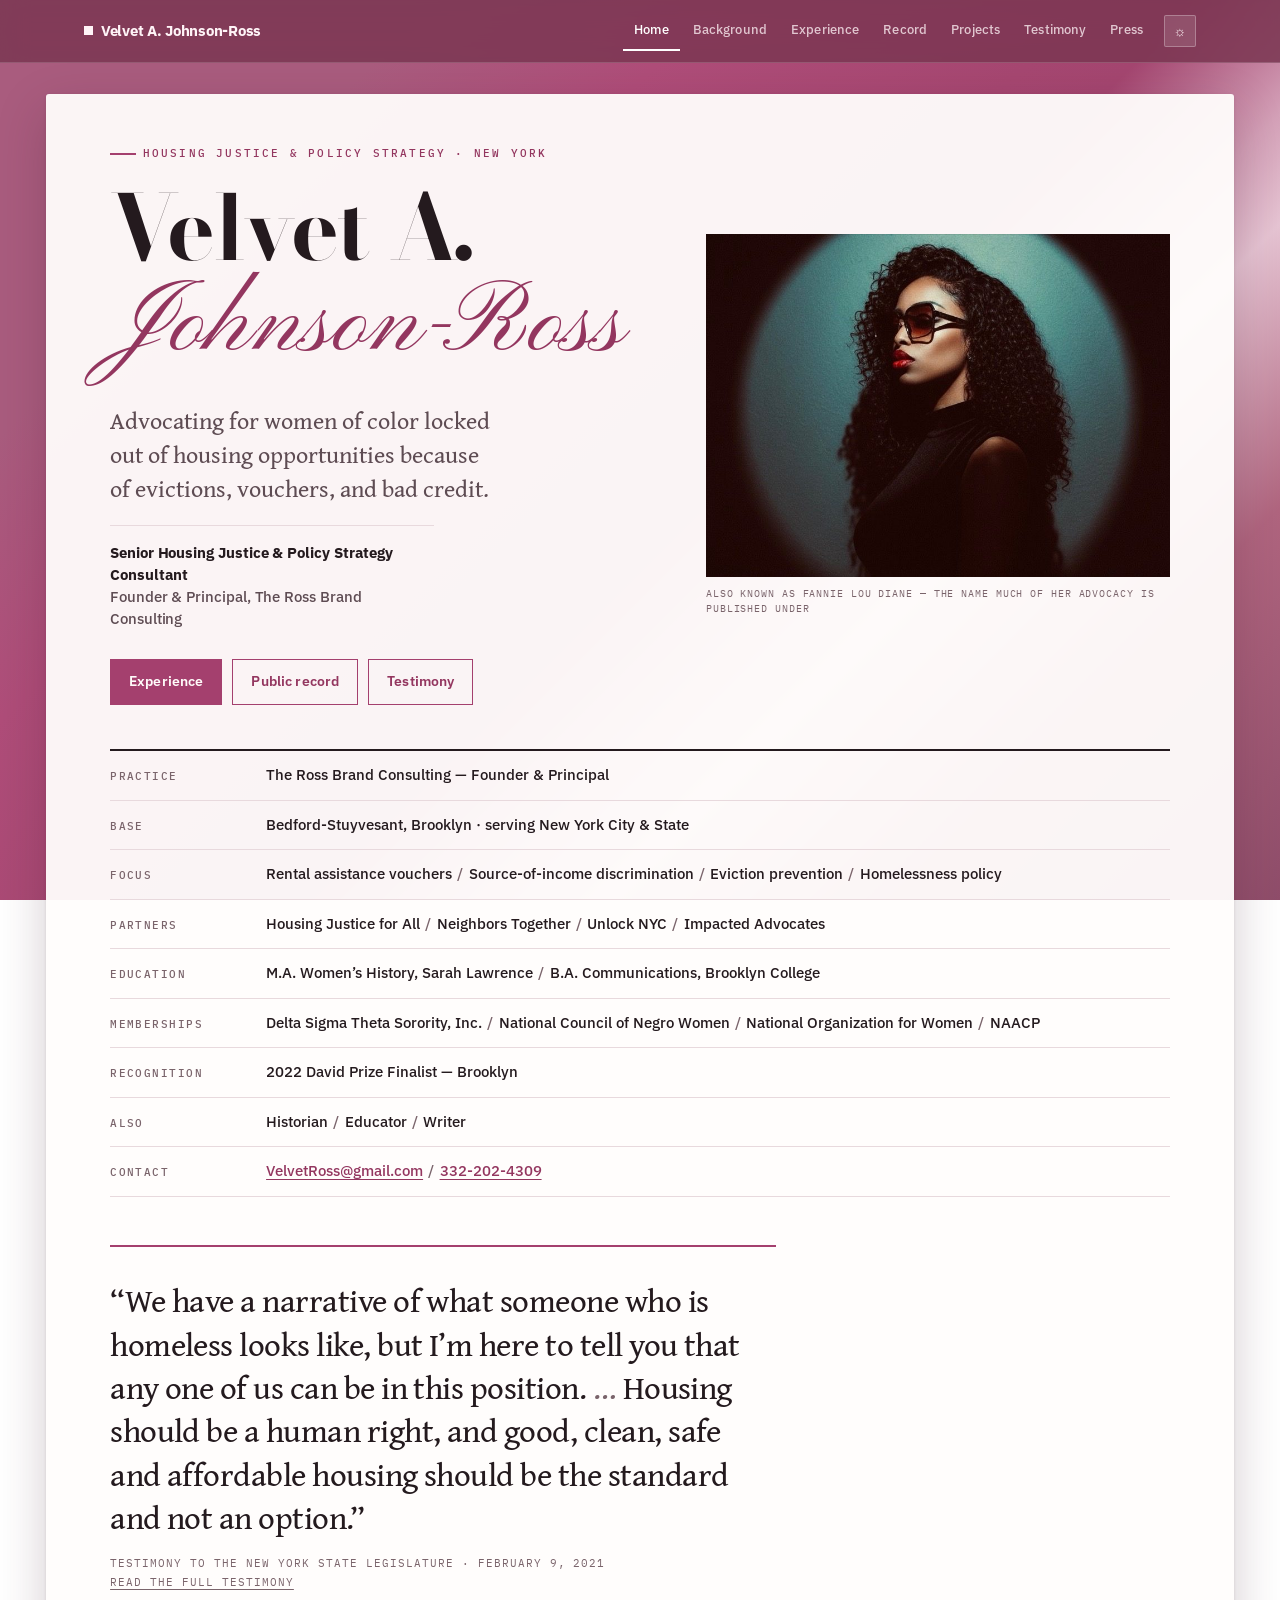
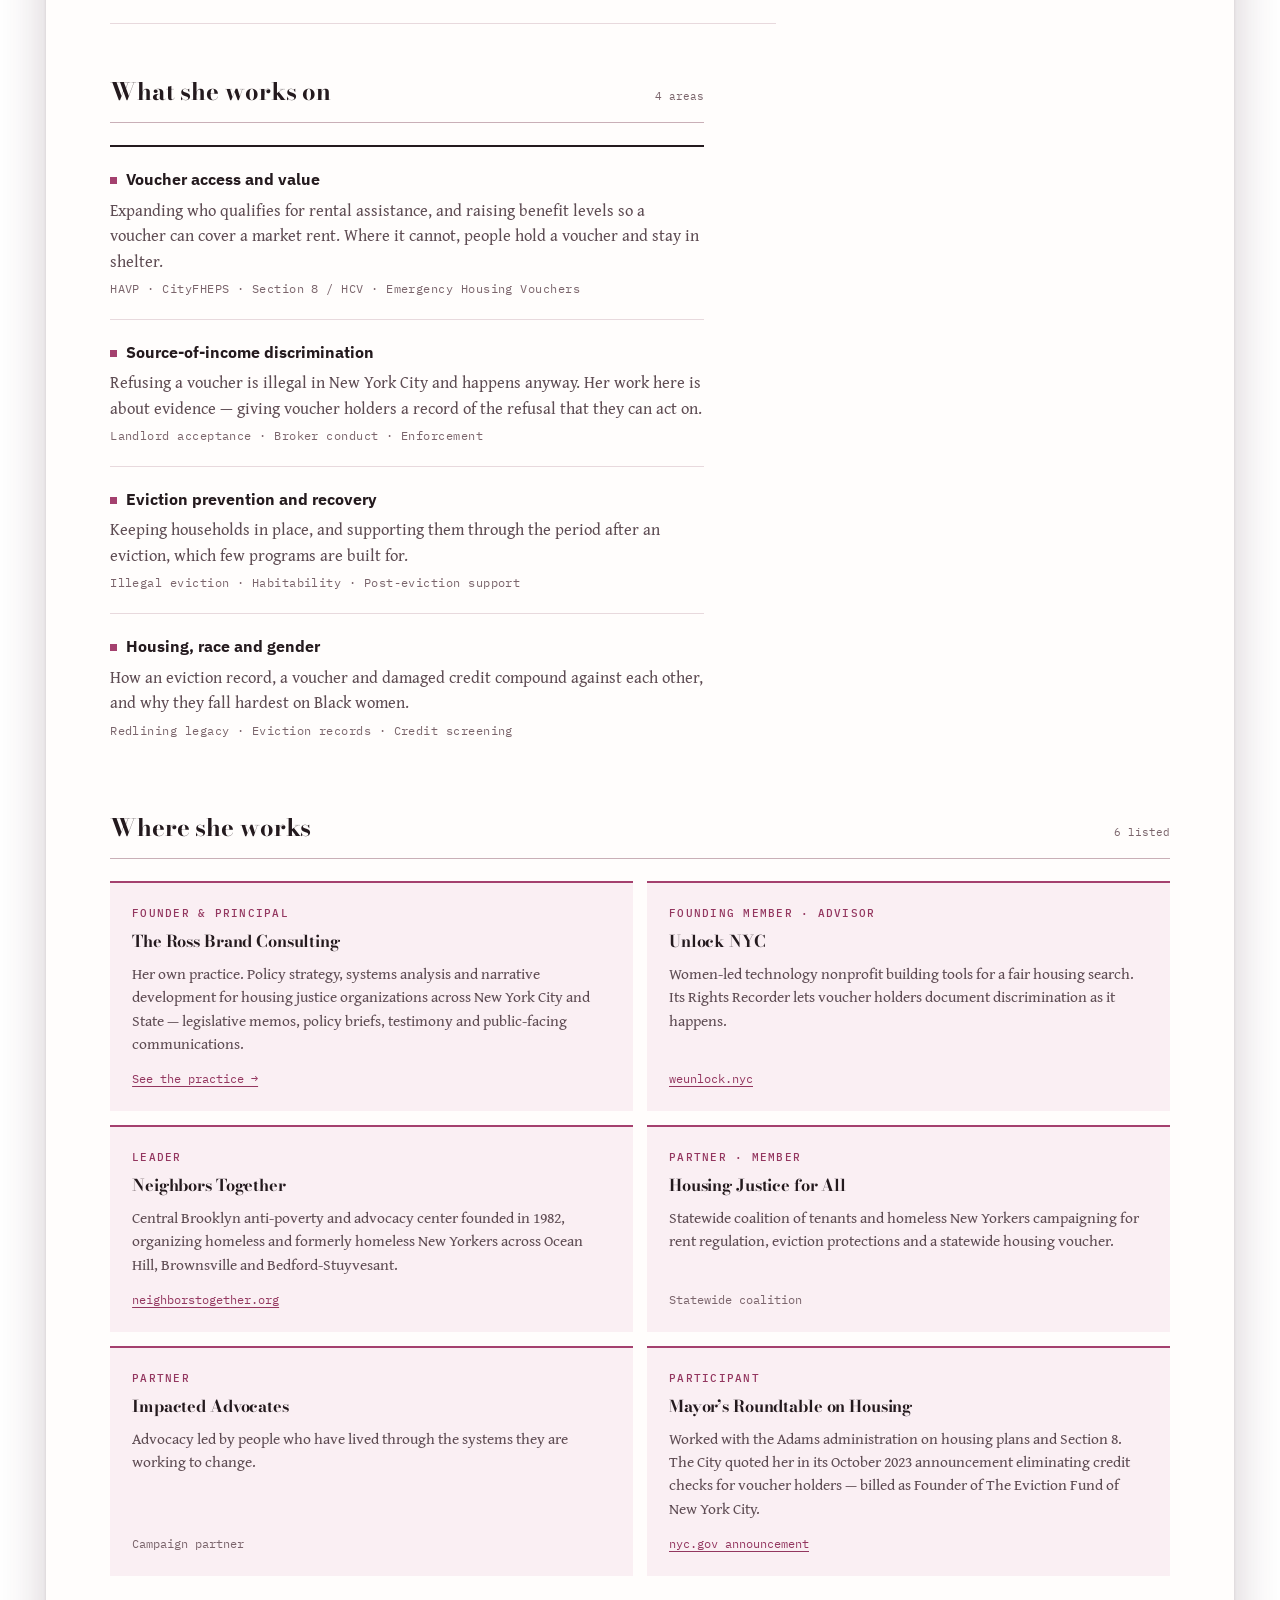
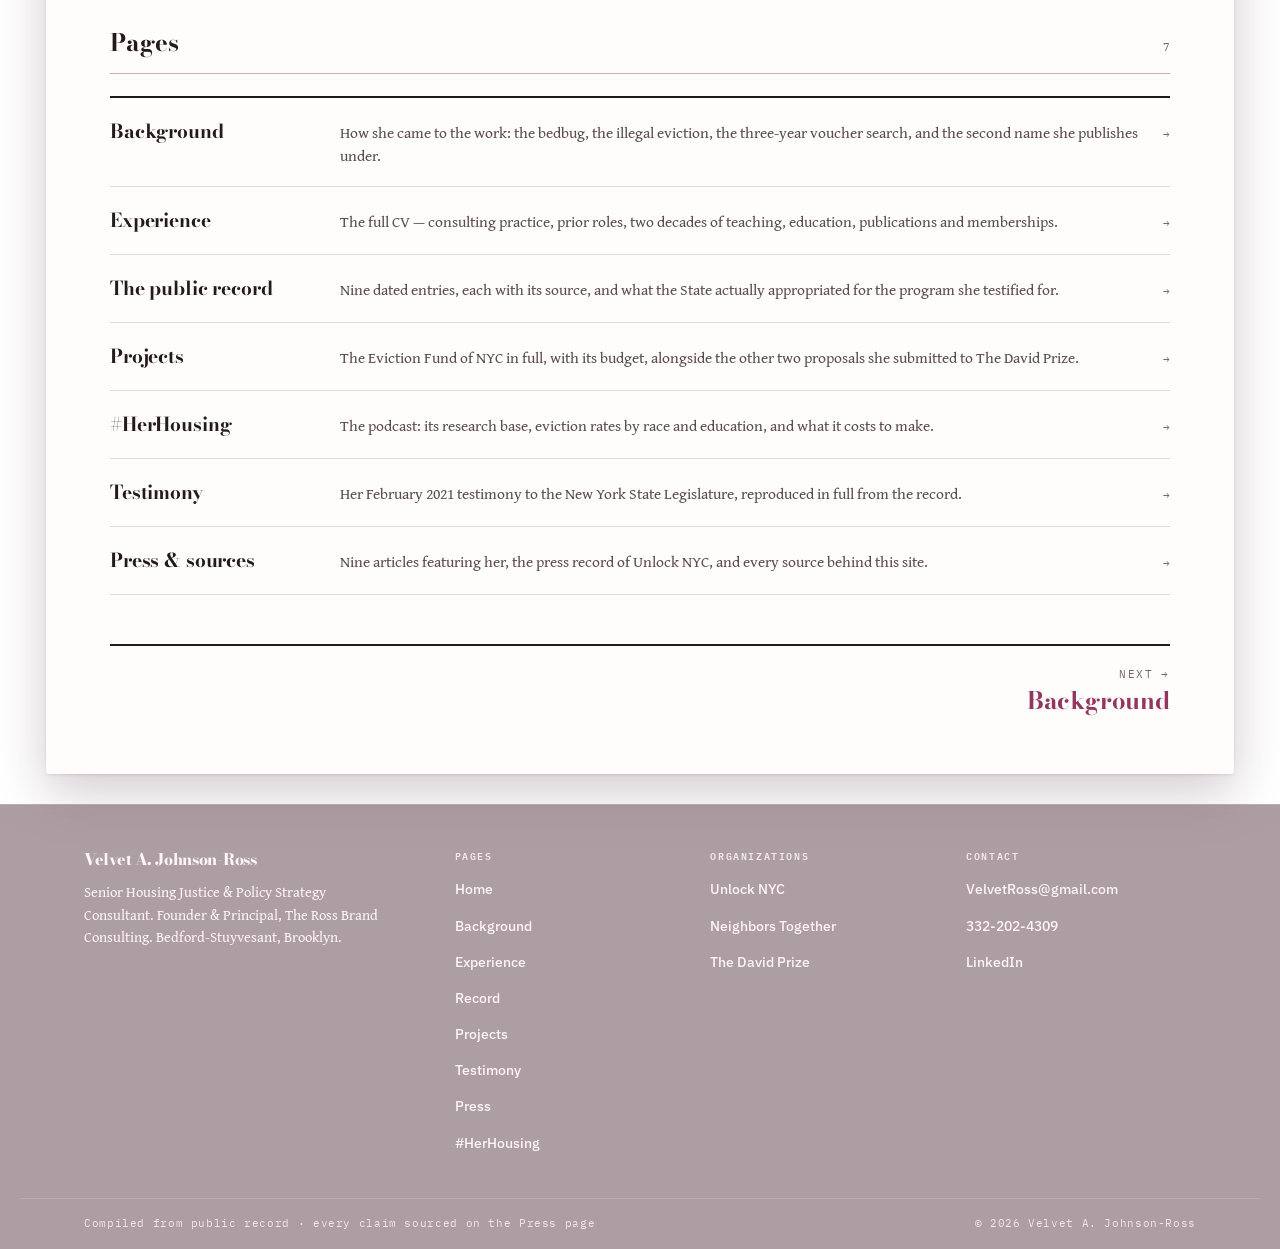
<file: index.html>
<!DOCTYPE html>
<html lang="en">
<head>
<meta charset="utf-8">
<meta name="viewport" content="width=device-width,initial-scale=1">
<title>Velvet A. Johnson-Ross — Housing Justice &amp; Policy Strategy</title>
<meta name="description" content="Velvet A. Johnson-Ross is a Senior Housing Justice &amp; Policy Strategy Consultant in Brooklyn and Founder of The Ross Brand Consulting, working on rental assistance vouchers, source-of-income discrimination and eviction prevention across New York City and State.">
<link rel="canonical" href="https://velvetjohnsonross.com">
<meta name="author" content="Velvet A. Johnson-Ross">

<meta property="og:type" content="profile">
<meta property="og:site_name" content="Velvet A. Johnson-Ross">
<meta property="og:url" content="https://velvetjohnsonross.com">
<meta property="og:title" content="Velvet A. Johnson-Ross — Housing Justice &amp; Policy Strategy">
<meta property="og:description" content="Senior Housing Justice &amp; Policy Strategy Consultant. Founder &amp; Principal, The Ross Brand Consulting.">
<meta property="og:image" content="https://velvetjohnsonross.com/assets/velvet-editorial.jpg">
<meta name="twitter:card" content="summary_large_image">

<link rel="icon" href="data:image/svg+xml,<svg xmlns='http://www.w3.org/2000/svg' viewBox='0 0 100 100'><rect width='100' height='100' fill='%23A4406E'/><text y='.9em' x='50%25' text-anchor='middle' font-size='68' font-family='Georgia,serif' font-weight='bold' fill='%23FFFBFA'>V</text></svg>">
<link rel="preconnect" href="https://fonts.googleapis.com">
<link rel="preconnect" href="https://fonts.gstatic.com" crossorigin>
<link rel="stylesheet" href="https://fonts.googleapis.com/css2?family=Bodoni+Moda:opsz,wght@6..96,400..800&family=Gentium+Book+Plus:ital,wght@0,400;0,700;1,400;1,700&family=IBM+Plex+Mono:wght@400;500;600&family=IBM+Plex+Sans:wght@400;500;600;700&family=Pinyon+Script&display=swap">
<link rel="stylesheet" href="assets/styles.css">
<script>
/* Theme: ?theme=dark|light wins, then the viewer's saved choice, else system.
   Runs before paint so there is no flash. */
(function(){
  try{
    var q=new URLSearchParams(location.search).get('theme');
    var v=q||localStorage.getItem('vjr-theme');
    if(v==='dark'||v==='light'){document.documentElement.setAttribute('data-theme',v);}
  }catch(e){}
})();
</script>
</head>
<body>
<a class="skip" href="#main">Skip to content</a>

<header class="site-header">
  <div class="bar">
    <a class="brand" href="index.html"><span class="mark"></span>Velvet A. Johnson-Ross</a>
    <nav class="site-nav" aria-label="Main">
      <a href="index.html" aria-current="page">Home</a>
      <a href="about.html">Background</a>
      <a href="experience.html">Experience</a>
      <a href="work.html">Record</a>
      <a href="initiatives.html">Projects</a>
      <a href="testimony.html">Testimony</a>
      <a href="press.html">Press</a>
      <button class="theme-toggle" type="button" id="themeToggle" aria-label="Switch between light and dark">
        <span aria-hidden="true" class="ico-sun">&#9788;</span>
        <span aria-hidden="true" class="ico-moon">&#9789;</span>
      </button>
    </nav>
  </div>
</header>

<main id="main">
  <div class="wrap">

    <!-- ============================= HERO ============================= -->
    <section class="hero">
      <div>
        <p class="eyebrow">Housing Justice &amp; Policy Strategy &middot; New York</p>
        <h1><span class="given">Velvet A.</span><span class="family">Johnson-Ross</span></h1>
        <p class="hero-lede">Advocating for women of color locked out of housing opportunities because of evictions, vouchers, and bad credit.</p>
        <p class="hero-role">Senior Housing Justice &amp; Policy Strategy Consultant<br><span>Founder &amp; Principal, The Ross Brand Consulting</span></p>
        <div class="hero-actions">
          <a class="btn btn-solid" href="experience.html">Experience</a>
          <a class="btn btn-ghost" href="work.html">Public record</a>
          <a class="btn btn-ghost" href="testimony.html">Testimony</a>
        </div>
      </div>
      <div>
        <figure class="portrait" style="margin:0">
          <img src="assets/velvet-editorial.jpg" width="832" height="614"
               alt="Editorial portrait of Velvet A. Johnson-Ross in profile, wearing sunglasses, lit against a teal backdrop.">
        </figure>
        <p class="portrait-credit">Also known as Fannie Lou Diane &mdash; the name much of her advocacy is published under</p>
      </div>
    </section>

    <div class="page stack" style="padding-top:0">

      <!-- ============================= GLANCE ============================= -->
      <section aria-label="At a glance">
        <dl class="glance">
          <div><dt>Practice</dt><dd>The Ross Brand Consulting &mdash; Founder &amp; Principal</dd></div>
          <div><dt>Base</dt><dd>Bedford-Stuyvesant, Brooklyn &middot; serving New York City &amp; State</dd></div>
          <div><dt>Focus</dt><dd>Rental assistance vouchers<span class="sep">/</span>Source-of-income discrimination<span class="sep">/</span>Eviction prevention<span class="sep">/</span>Homelessness policy</dd></div>
          <div><dt>Partners</dt><dd>Housing Justice for All<span class="sep">/</span>Neighbors Together<span class="sep">/</span>Unlock NYC<span class="sep">/</span>Impacted Advocates</dd></div>
          <div><dt>Education</dt><dd>M.A. Women&rsquo;s History, Sarah Lawrence<span class="sep">/</span>B.A. Communications, Brooklyn College</dd></div>
          <div><dt>Memberships</dt><dd>Delta Sigma Theta Sorority, Inc.<span class="sep">/</span>National Council of Negro Women<span class="sep">/</span>National Organization for Women<span class="sep">/</span>NAACP</dd></div>
          <div><dt>Recognition</dt><dd>2022 David Prize Finalist &mdash; Brooklyn</dd></div>
          <div><dt>Also</dt><dd>Historian<span class="sep">/</span>Educator<span class="sep">/</span>Writer</dd></div>
          <div><dt>Contact</dt><dd><a href="mailto:VelvetRoss@gmail.com">VelvetRoss@gmail.com</a><span class="sep">/</span><a href="tel:+13322024309">332-202-4309</a></dd></div>
        </dl>
      </section>

      <!-- ============================= PULL QUOTE ============================= -->
      <section aria-label="In her own words">
        <div class="pull">
          <blockquote>
            <p>&ldquo;We have a narrative of what someone who is homeless looks like, but I&rsquo;m here to tell you that any one of us can be in this position.<span class="ellip"> &hellip; </span>Housing should be a human right, and good, clean, safe and affordable housing should be the standard and not an option.&rdquo;</p>
          </blockquote>
          <cite>Testimony to the New York State Legislature &middot; February 9, 2021<br><a href="testimony.html">Read the full testimony</a></cite>
        </div>
      </section>

      <!-- ============================= WHAT SHE WORKS ON ============================= -->
      <section id="what-she-works-on">
        <div class="s-head"><h2>What she works on</h2><span class="count">4 areas</span></div>
        <div class="focus">
          <div>
            <h3>Voucher access and value</h3>
            <p>Expanding who qualifies for rental assistance, and raising benefit levels so a voucher can cover a market rent. Where it cannot, people hold a voucher and stay in shelter.</p>
            <span class="terms">HAVP &middot; CityFHEPS &middot; Section 8 / HCV &middot; Emergency Housing Vouchers</span>
          </div>
          <div>
            <h3>Source-of-income discrimination</h3>
            <p>Refusing a voucher is illegal in New York City and happens anyway. Her work here is about evidence &mdash; giving voucher holders a record of the refusal that they can act on.</p>
            <span class="terms">Landlord acceptance &middot; Broker conduct &middot; Enforcement</span>
          </div>
          <div>
            <h3>Eviction prevention and recovery</h3>
            <p>Keeping households in place, and supporting them through the period after an eviction, which few programs are built for.</p>
            <span class="terms">Illegal eviction &middot; Habitability &middot; Post-eviction support</span>
          </div>
          <div>
            <h3>Housing, race and gender</h3>
            <p>How an eviction record, a voucher and damaged credit compound against each other, and why they fall hardest on Black women.</p>
            <span class="terms">Redlining legacy &middot; Eviction records &middot; Credit screening</span>
          </div>
        </div>
      </section>

      <!-- ============================= AFFILIATIONS ============================= -->
      <section id="where-she-works">
        <div class="s-head"><h2>Where she works</h2><span class="count">6 listed</span></div>
        <div class="orgs">
          <div class="org-item">
            <span class="role">Founder &amp; Principal</span>
            <h3>The Ross Brand Consulting</h3>
            <p>Her own practice. Policy strategy, systems analysis and narrative development for housing justice organizations across New York City and State &mdash; legislative memos, policy briefs, testimony and public-facing communications.</p>
            <span class="link"><a href="experience.html">See the practice &rarr;</a></span>
          </div>
          <div class="org-item">
            <span class="role">Founding member &middot; Advisor</span>
            <h3>Unlock NYC</h3>
            <p>Women-led technology nonprofit building tools for a fair housing search. Its Rights Recorder lets voucher holders document discrimination as it happens.</p>
            <span class="link"><a href="https://weunlock.nyc/">weunlock.nyc</a></span>
          </div>
          <div class="org-item">
            <span class="role">Leader</span>
            <h3>Neighbors Together</h3>
            <p>Central Brooklyn anti-poverty and advocacy center founded in 1982, organizing homeless and formerly homeless New Yorkers across Ocean Hill, Brownsville and Bedford-Stuyvesant.</p>
            <span class="link"><a href="https://neighborstogether.org/">neighborstogether.org</a></span>
          </div>
          <div class="org-item">
            <span class="role">Partner &middot; Member</span>
            <h3>Housing Justice for All</h3>
            <p>Statewide coalition of tenants and homeless New Yorkers campaigning for rent regulation, eviction protections and a statewide housing voucher.</p>
            <span class="link">Statewide coalition</span>
          </div>
          <div class="org-item">
            <span class="role">Partner</span>
            <h3>Impacted Advocates</h3>
            <p>Advocacy led by people who have lived through the systems they are working to change.</p>
            <span class="link">Campaign partner</span>
          </div>
          <div class="org-item">
            <span class="role">Participant</span>
            <h3>Mayor&rsquo;s Roundtable on Housing</h3>
            <p>Worked with the Adams administration on housing plans and Section 8. The City quoted her in its October 2023 announcement eliminating credit checks for voucher holders &mdash; billed as Founder of The Eviction Fund of New York City.</p>
            <span class="link"><a href="https://www.nyc.gov/site/hpd/news/021-32/icymi-nyc-eliminates-hurdle-accessing-affordable-housing-removing-unnecessary-credit-checks">nyc.gov announcement</a></span>
          </div>
        </div>
      </section>

      <!-- ============================= PAGES ============================= -->
      <section aria-label="Pages on this site">
        <div class="s-head"><h2>Pages</h2><span class="count">7</span></div>
        <nav class="routes">
          <a href="about.html">
            <span class="t">Background</span>
            <span class="d">How she came to the work: the bedbug, the illegal eviction, the three-year voucher search, and the second name she publishes under.</span>
            <span class="go">&rarr;</span>
          </a>
          <a href="experience.html">
            <span class="t">Experience</span>
            <span class="d">The full CV &mdash; consulting practice, prior roles, two decades of teaching, education, publications and memberships.</span>
            <span class="go">&rarr;</span>
          </a>
          <a href="work.html">
            <span class="t">The public record</span>
            <span class="d">Nine dated entries, each with its source, and what the State actually appropriated for the program she testified for.</span>
            <span class="go">&rarr;</span>
          </a>
          <a href="initiatives.html">
            <span class="t">Projects</span>
            <span class="d">The Eviction Fund of NYC in full, with its budget, alongside the other two proposals she submitted to The David Prize.</span>
            <span class="go">&rarr;</span>
          </a>
          <a href="herhousing.html">
            <span class="t">#HerHousing</span>
            <span class="d">The podcast: its research base, eviction rates by race and education, and what it costs to make.</span>
            <span class="go">&rarr;</span>
          </a>
          <a href="testimony.html">
            <span class="t">Testimony</span>
            <span class="d">Her February 2021 testimony to the New York State Legislature, reproduced in full from the record.</span>
            <span class="go">&rarr;</span>
          </a>
          <a href="press.html">
            <span class="t">Press &amp; sources</span>
            <span class="d">Nine articles featuring her, the press record of Unlock NYC, and every source behind this site.</span>
            <span class="go">&rarr;</span>
          </a>
        </nav>
      </section>

      <!-- ============================= NEXT ============================= -->
      <nav class="pager" aria-label="Page">
        <a class="pg pg-next" href="about.html"><span class="lbl">Next &rarr;</span><span class="t">Background</span></a>
      </nav>

    </div>
  </div>
</main>

<footer class="site-footer">
  <div class="inner">
    <div>
      <span class="name">Velvet A. Johnson-Ross</span>
      <p class="colophon">Senior Housing Justice &amp; Policy Strategy Consultant. Founder &amp; Principal, The Ross Brand Consulting. Bedford-Stuyvesant, Brooklyn.</p>
    </div>
    <div>
      <h4>Pages</h4>
      <ul>
        <li><a href="index.html">Home</a></li>
        <li><a href="about.html">Background</a></li>
        <li><a href="experience.html">Experience</a></li>
        <li><a href="work.html">Record</a></li>
        <li><a href="initiatives.html">Projects</a></li>
        <li><a href="testimony.html">Testimony</a></li>
        <li><a href="press.html">Press</a></li>
        <li><a href="herhousing.html">#HerHousing</a></li>
      </ul>
    </div>
    <div>
      <h4>Organizations</h4>
      <ul>
        <li><a href="https://weunlock.nyc/">Unlock NYC</a></li>
        <li><a href="https://neighborstogether.org/">Neighbors Together</a></li>
        <li><a href="https://thedavidprize.org/finalists/velvet-ross/">The David Prize</a></li>
      </ul>
    </div>
    <div>
      <h4>Contact</h4>
      <ul>
        <li><a href="mailto:VelvetRoss@gmail.com">VelvetRoss@gmail.com</a></li>
        <li><a href="tel:+13322024309">332-202-4309</a></li>
        <li><a href="https://www.linkedin.com/in/velvetjohnsonross">LinkedIn</a></li>
      </ul>
    </div>
  </div>
  <div class="legal">
    <span>Compiled from public record &middot; every claim sourced on the Press page</span>
    <span>&copy; 2026 Velvet A. Johnson-Ross</span>
  </div>
</footer>
<script>
(function(){
  var b=document.getElementById('themeToggle');
  if(!b)return;
  function current(){
    var a=document.documentElement.getAttribute('data-theme');
    if(a)return a;
    return window.matchMedia&&window.matchMedia('(prefers-color-scheme: dark)').matches?'dark':'light';
  }
  function sync(){document.documentElement.setAttribute('data-mode',current());}
  sync();
  b.addEventListener('click',function(){
    var next=current()==='dark'?'light':'dark';
    document.documentElement.setAttribute('data-theme',next);
    try{localStorage.setItem('vjr-theme',next);}catch(e){}
    sync();
  });
})();
</script>
<button class="to-top" type="button" id="toTop" aria-label="Back to top">&#8593;</button>
<script>
(function(){
  /* keep the current nav item visible in the scrollable mobile nav */
  var cur=document.querySelector('.site-nav a[aria-current="page"]');
  if(cur&&cur.scrollIntoView){try{cur.scrollIntoView({block:'nearest',inline:'center'});}catch(e){}}

  /* back to top, shown once the page has actually been scrolled */
  var b=document.getElementById('toTop');
  if(b){
    var reduce=window.matchMedia&&window.matchMedia('(prefers-reduced-motion: reduce)').matches;
    var onScroll=function(){b.setAttribute('data-show',(window.scrollY>700)?'1':'0');};
    onScroll(); window.addEventListener('scroll',onScroll,{passive:true});
    b.addEventListener('click',function(){
      window.scrollTo({top:0,behavior:reduce?'auto':'smooth'});
      var s=document.querySelector('.skip'); if(s)s.focus();
    });
  }
})();
</script>
</body>
</html>
</file>
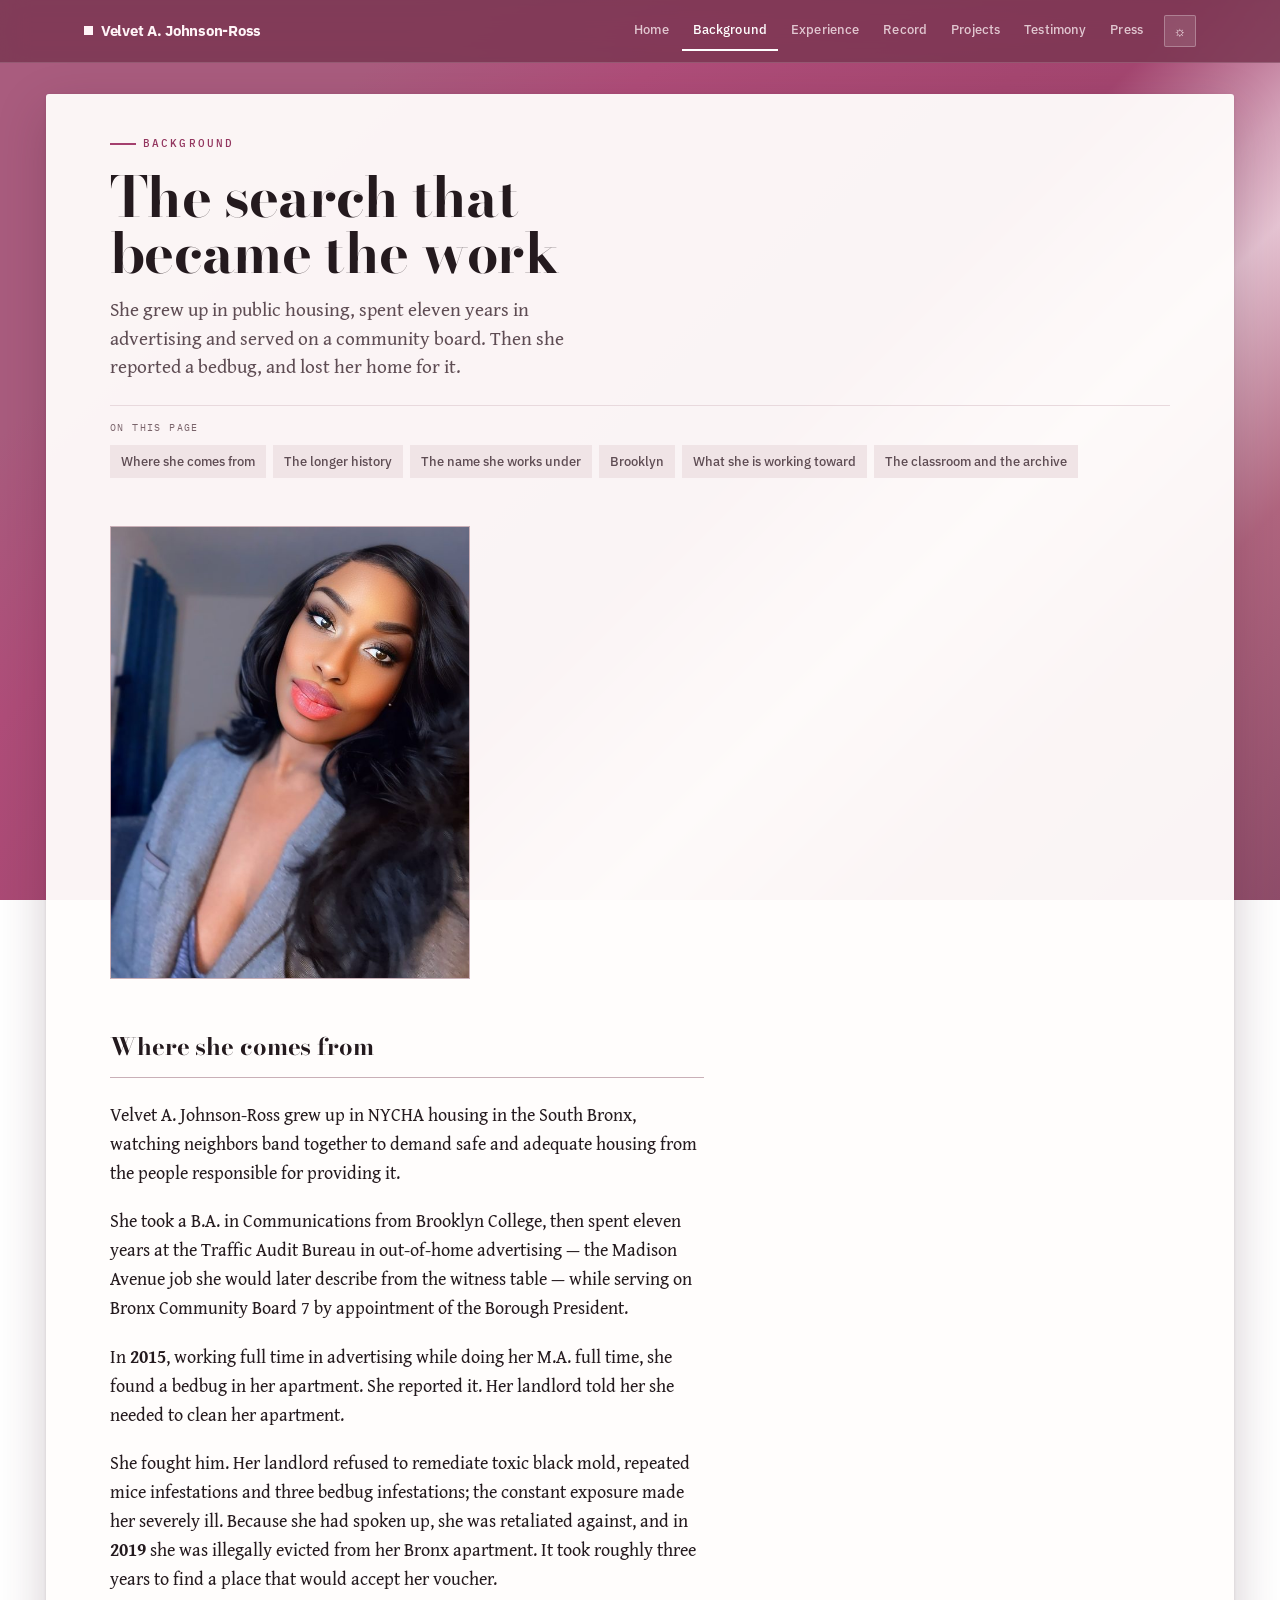
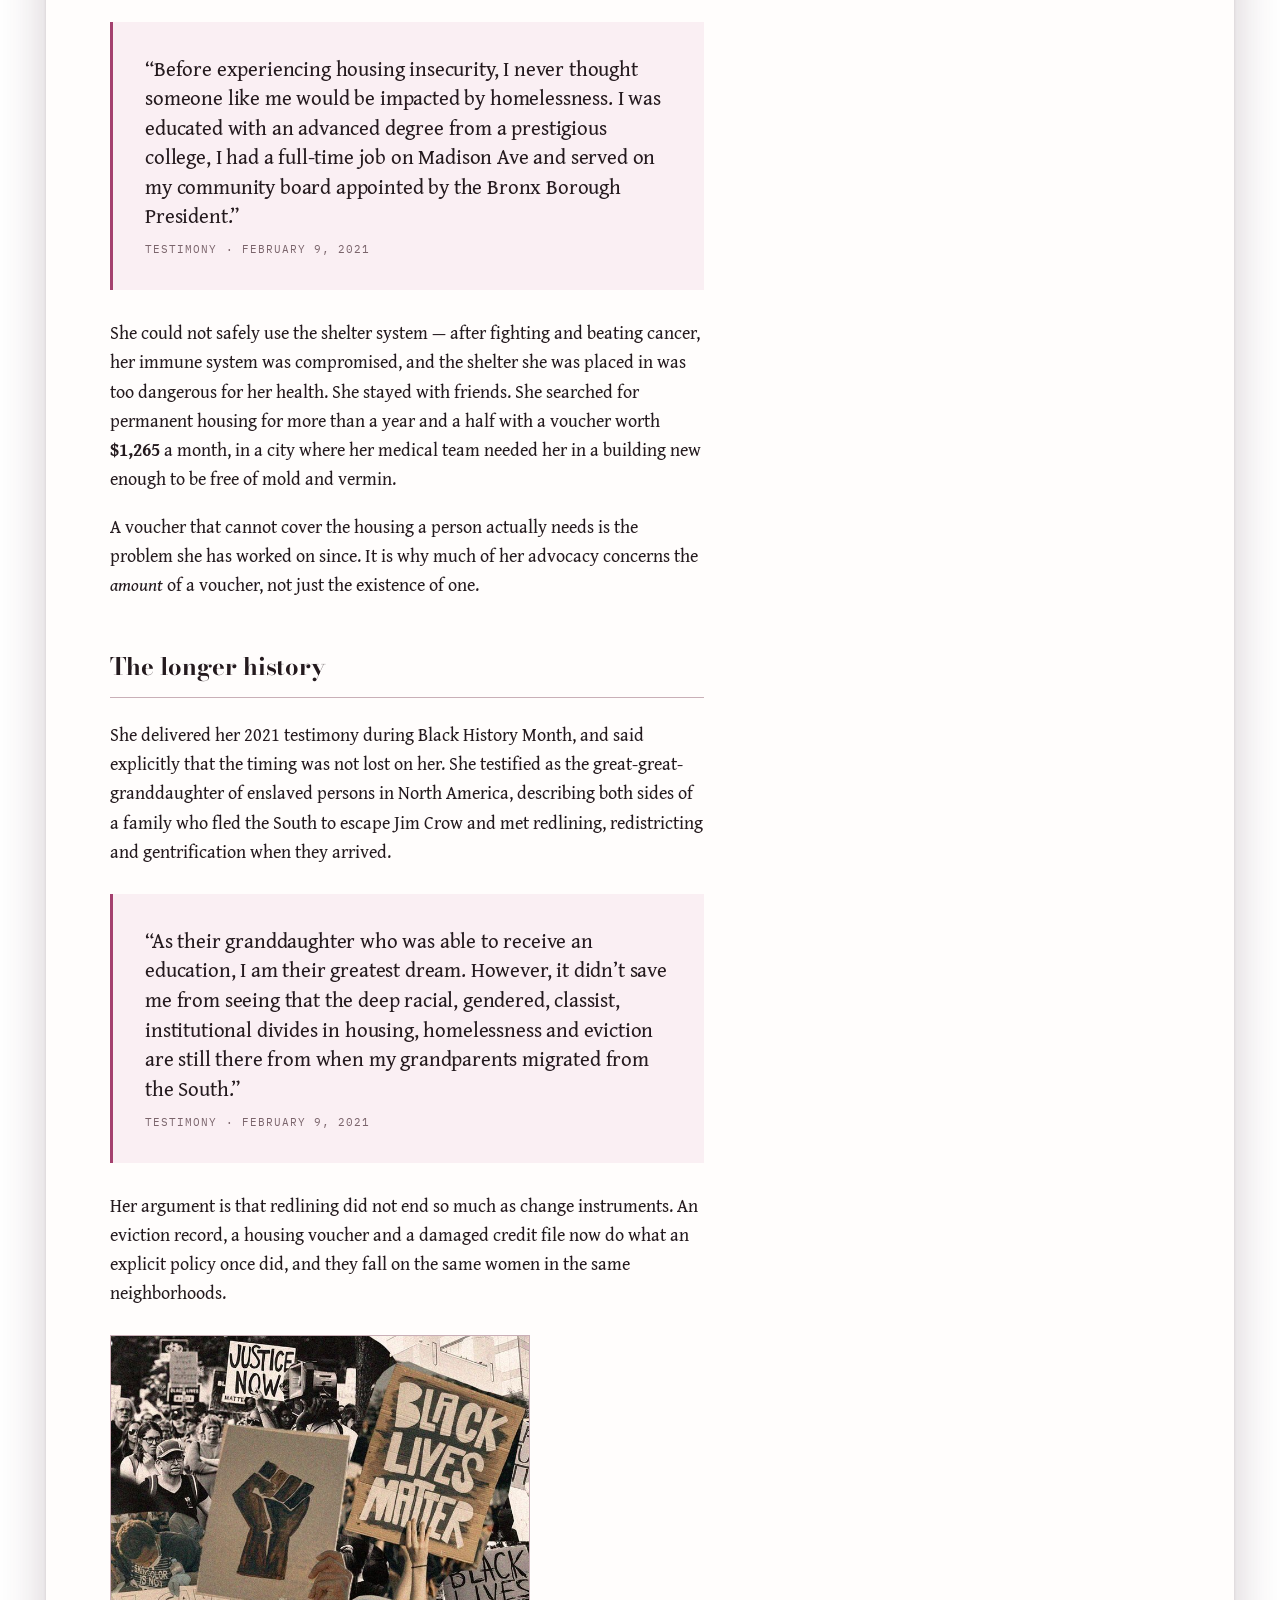
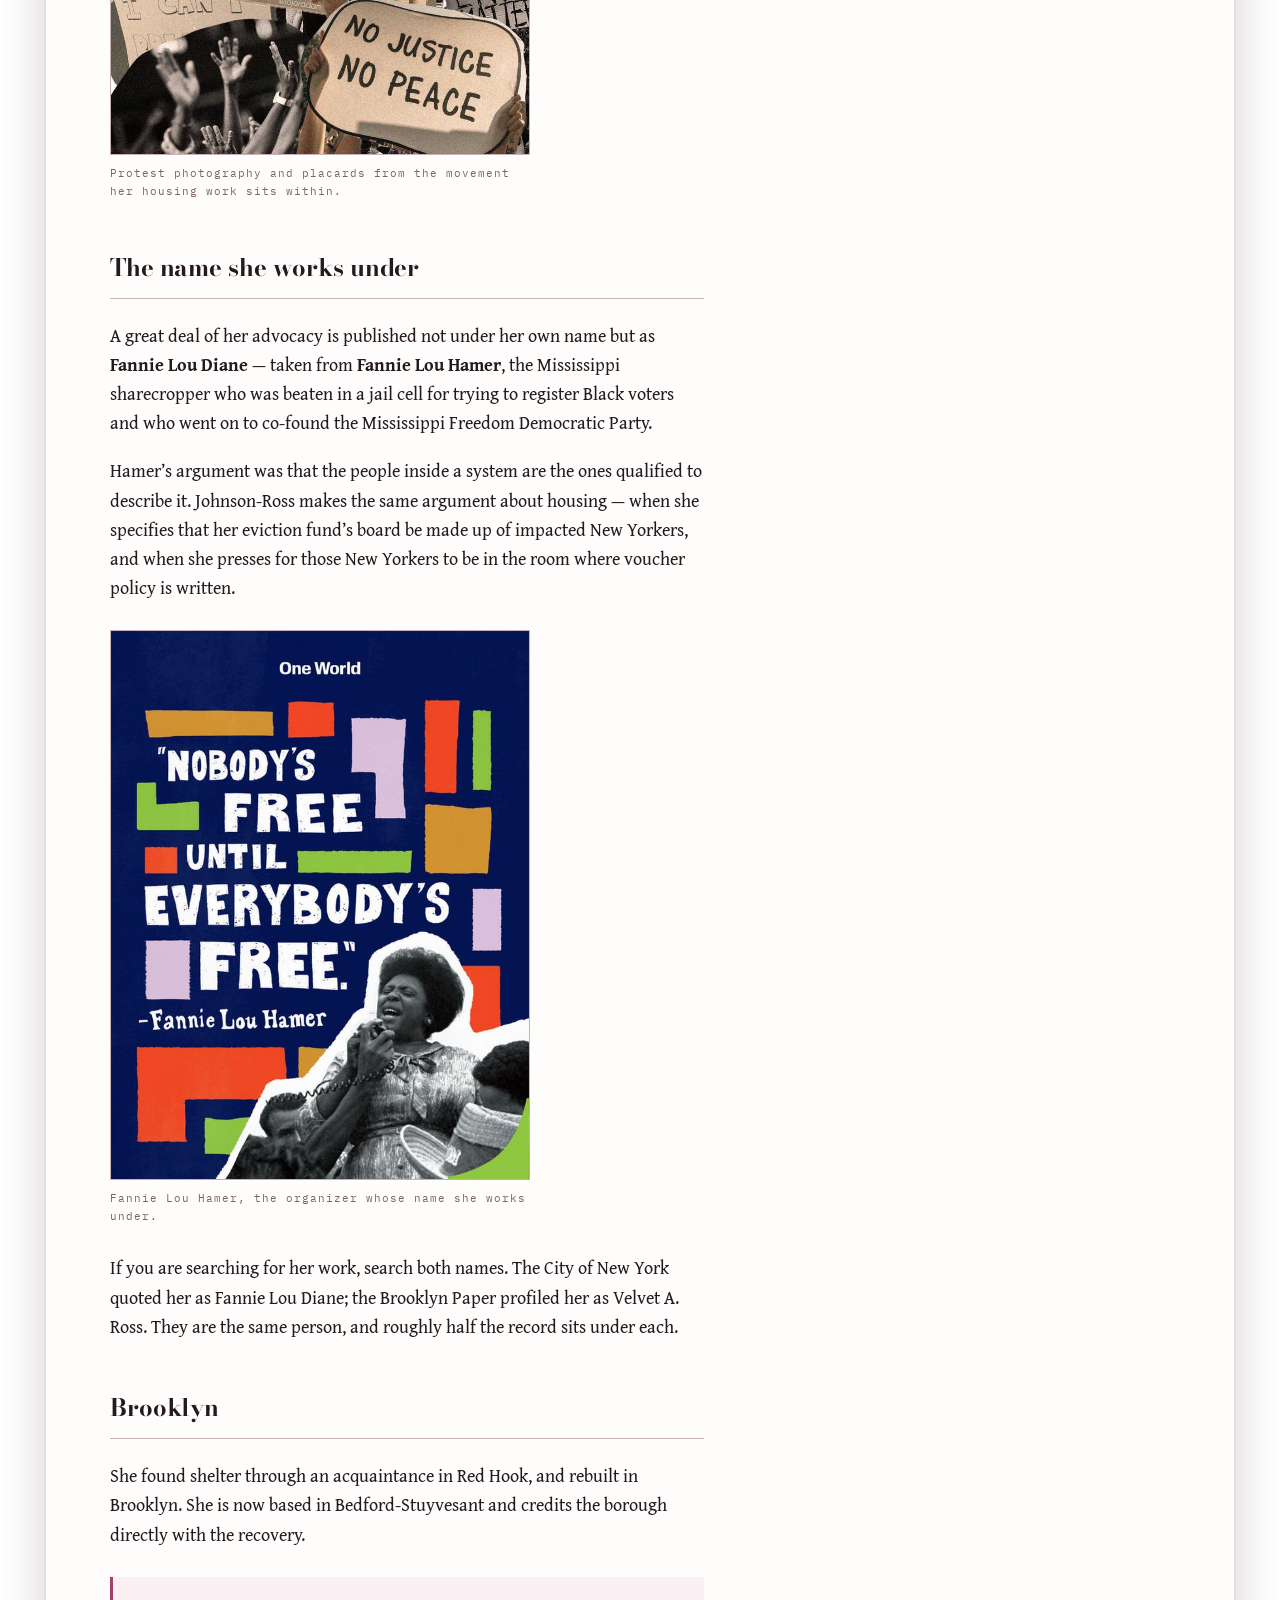
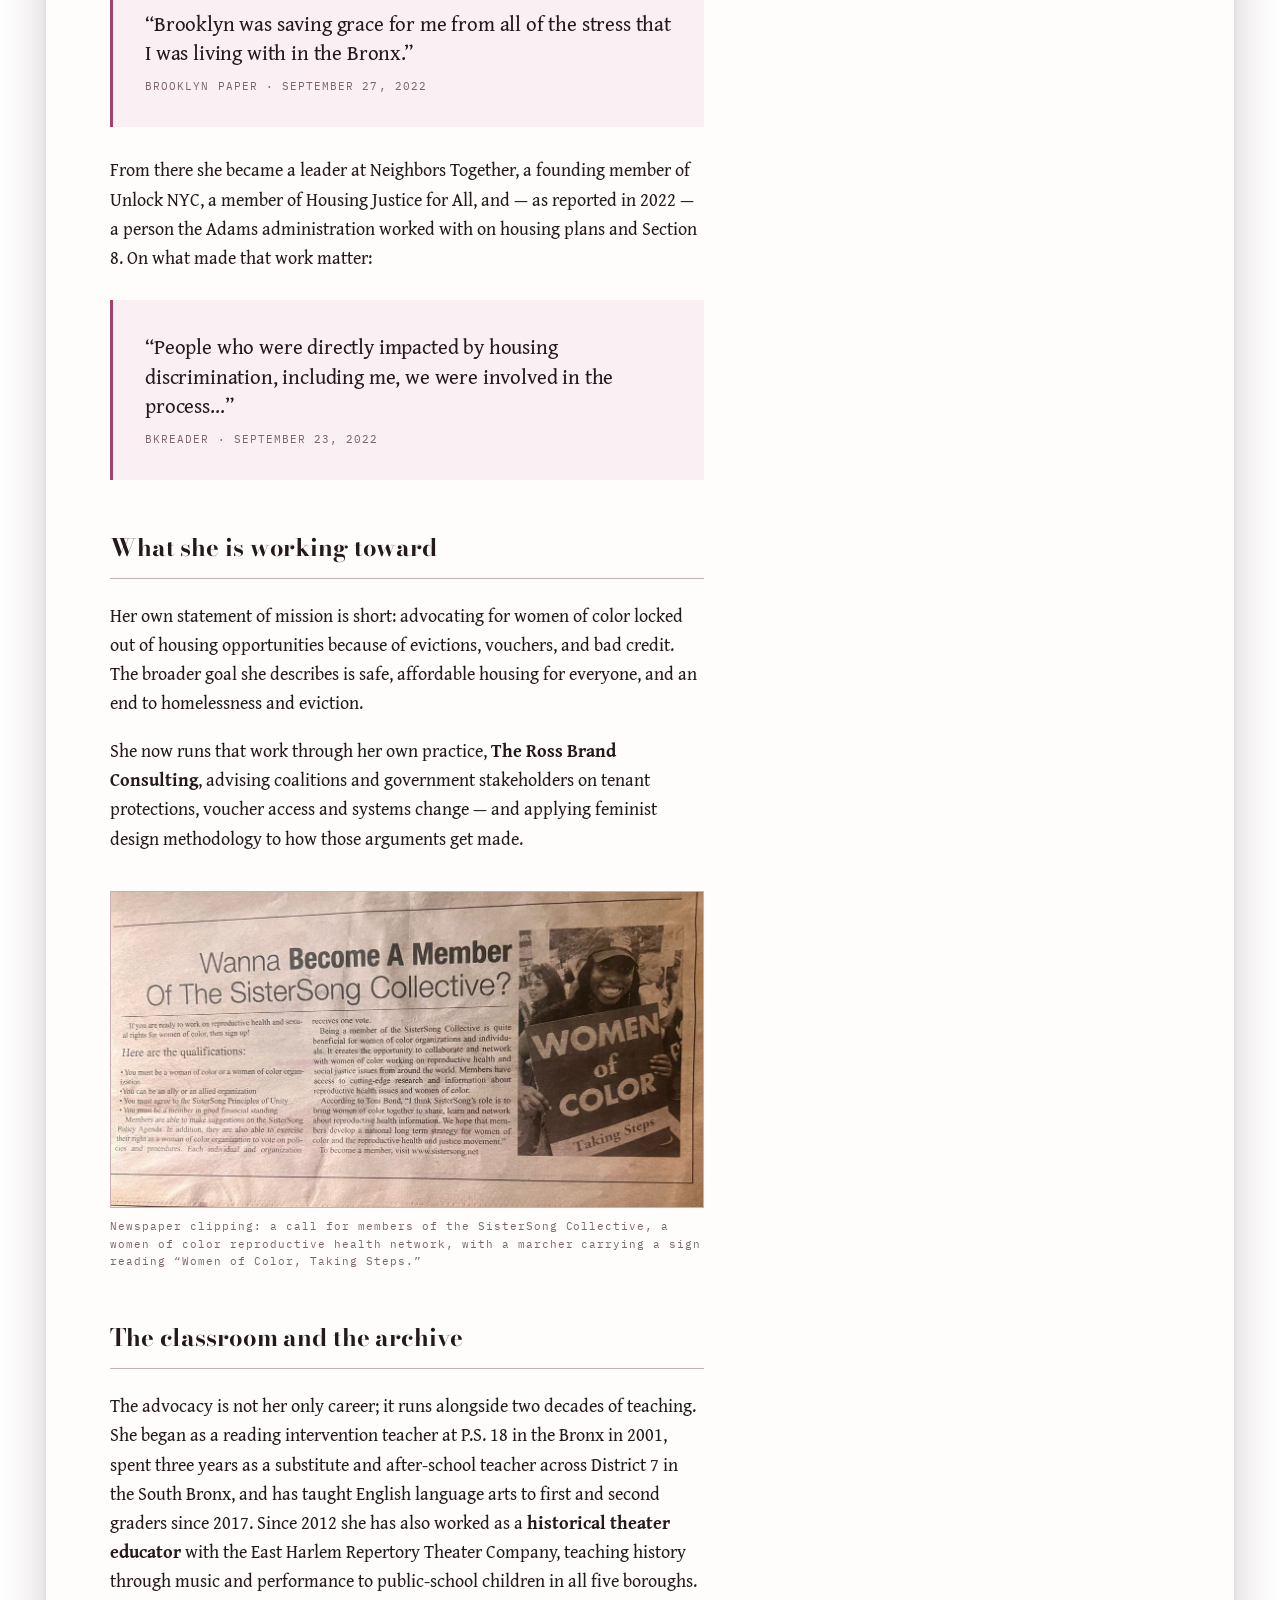
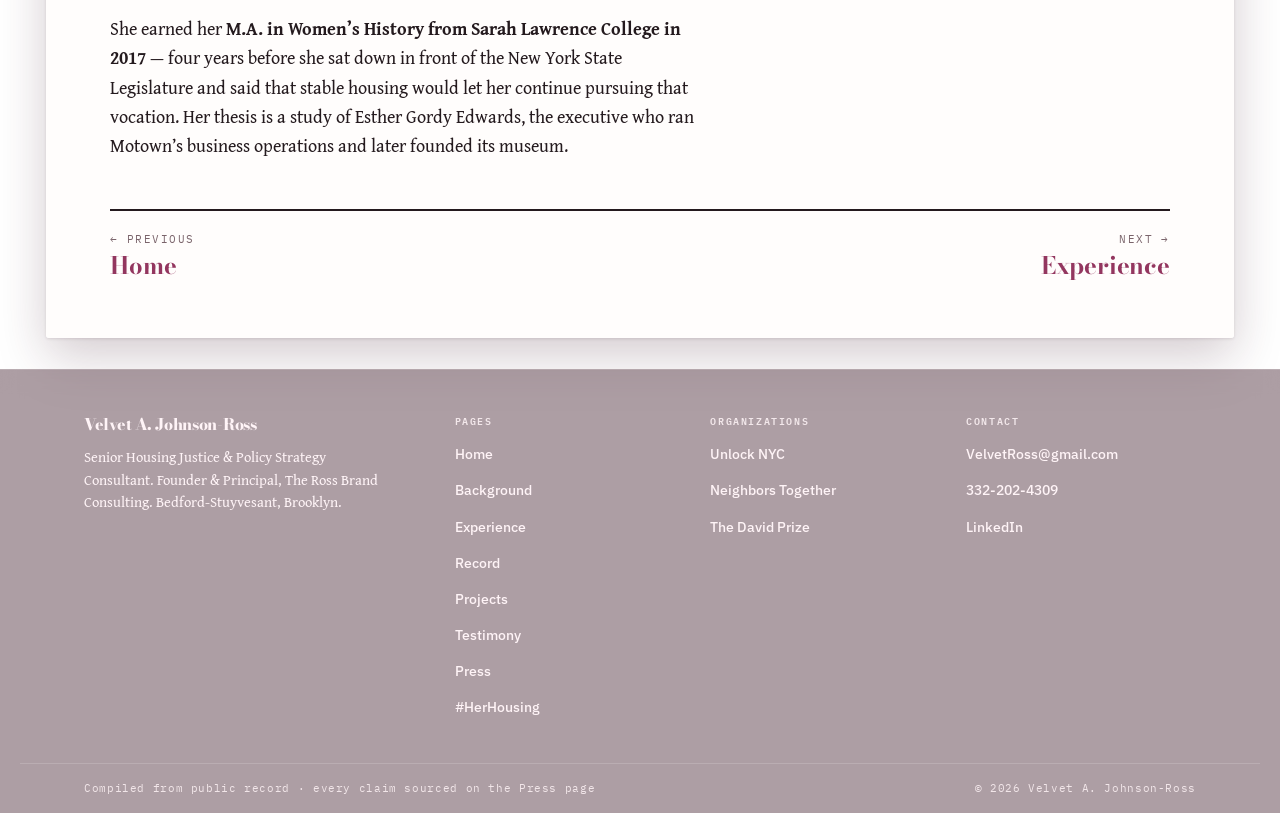
<file: about.html>
<!DOCTYPE html>
<html lang="en">
<head>
<meta charset="utf-8">
<meta name="viewport" content="width=device-width,initial-scale=1">
<title>Background — Velvet A. Johnson-Ross</title>
<meta name="description" content="From NYCHA housing in the South Bronx to an illegal eviction to the New York State legislative record: the background of housing justice advocate Velvet A. Johnson-Ross.">
<link rel="canonical" href="https://velvetjohnsonross.com/about.html">
<meta property="og:type" content="profile">
<meta property="og:site_name" content="Velvet A. Johnson-Ross">
<meta property="og:url" content="https://velvetjohnsonross.com/about.html">
<meta property="og:title" content="Background — Velvet A. Johnson-Ross">
<meta property="og:description" content="From NYCHA housing in the South Bronx to the New York State legislative record.">
<meta property="og:image" content="https://velvetjohnsonross.com/assets/velvet-portrait-close.jpg">
<meta name="twitter:card" content="summary_large_image">
<link rel="icon" href="data:image/svg+xml,<svg xmlns='http://www.w3.org/2000/svg' viewBox='0 0 100 100'><rect width='100' height='100' fill='%23A4406E'/><text y='.9em' x='50%25' text-anchor='middle' font-size='68' font-family='Georgia,serif' font-weight='bold' fill='%23FFFBFA'>V</text></svg>">
<link rel="preconnect" href="https://fonts.googleapis.com">
<link rel="preconnect" href="https://fonts.gstatic.com" crossorigin>
<link rel="stylesheet" href="https://fonts.googleapis.com/css2?family=Bodoni+Moda:opsz,wght@6..96,400..800&family=Gentium+Book+Plus:ital,wght@0,400;0,700;1,400;1,700&family=IBM+Plex+Mono:wght@400;500;600&family=IBM+Plex+Sans:wght@400;500;600;700&family=Pinyon+Script&display=swap">
<link rel="stylesheet" href="assets/styles.css">
<script>
/* Theme: ?theme=dark|light wins, then the viewer's saved choice, else system.
   Runs before paint so there is no flash. */
(function(){
  try{
    var q=new URLSearchParams(location.search).get('theme');
    var v=q||localStorage.getItem('vjr-theme');
    if(v==='dark'||v==='light'){document.documentElement.setAttribute('data-theme',v);}
  }catch(e){}
})();
</script>
</head>
<body>
<a class="skip" href="#main">Skip to content</a>

<header class="site-header">
  <div class="bar">
    <a class="brand" href="index.html"><span class="mark"></span>Velvet A. Johnson-Ross</a>
    <nav class="site-nav" aria-label="Main">
      <a href="index.html">Home</a>
      <a href="about.html" aria-current="page">Background</a>
      <a href="experience.html">Experience</a>
      <a href="work.html">Record</a>
      <a href="initiatives.html">Projects</a>
      <a href="testimony.html">Testimony</a>
      <a href="press.html">Press</a>
      <button class="theme-toggle" type="button" id="themeToggle" aria-label="Switch between light and dark">
        <span aria-hidden="true" class="ico-sun">&#9788;</span>
        <span aria-hidden="true" class="ico-moon">&#9789;</span>
      </button>
    </nav>
  </div>
</header>

<main id="main">
  <div class="wrap">
    <div class="page stack">

      <header class="page-head" style="margin-bottom:0;border-bottom:0;padding-bottom:0">
        <p class="eyebrow">Background</p>
        <h1 class="page-title">The search that<br>became the work</h1>
        <p class="page-sub">She grew up in public housing, spent eleven years in advertising and served on a community board. Then she reported a bedbug, and lost her home for it.</p>
        <nav class="onpage" aria-label="On this page">
          <span class="lbl">On this page</span>
          <a href="#where-she-comes-from">Where she comes from</a>
          <a href="#the-longer-history">The longer history</a>
          <a href="#the-name">The name she works under</a>
          <a href="#brooklyn">Brooklyn</a>
          <a href="#what-she-is-working-toward">What she is working toward</a>
          <a href="#the-classroom-and-the-archive">The classroom and the archive</a>
        </nav>
      </header>

      <!-- ============================= PORTRAIT BAND ============================= -->
      <section aria-label="Portrait">
        <figure class="plate lead" style="margin:0">
          <img src="assets/velvet-portrait-close.jpg" width="620" height="781"
               alt="Portrait of Velvet A. Johnson-Ross looking into the camera, in a grey jacket.">
        </figure>
      </section>

      <!-- ============================= NARRATIVE ============================= -->
      <section id="where-she-comes-from">
        <div class="s-head"><h2>Where she comes from</h2></div>
        <div class="prose measure">
          <p>Velvet A. Johnson-Ross grew up in NYCHA housing in the South Bronx, watching neighbors band together to demand safe and adequate housing from the people responsible for providing it.</p>
          <p>She took a B.A. in Communications from Brooklyn College, then spent eleven years at the Traffic Audit Bureau in out-of-home advertising &mdash; the Madison Avenue job she would later describe from the witness table &mdash; while serving on Bronx Community Board 7 by appointment of the Borough President.</p>
          <p>In <strong>2015</strong>, working full time in advertising while doing her M.A. full time, she found a bedbug in her apartment. She reported it. Her landlord told her she needed to clean her apartment.</p>
          <p>She fought him. Her landlord refused to remediate toxic black mold, repeated mice infestations and three bedbug infestations; the constant exposure made her severely ill. Because she had spoken up, she was retaliated against, and in <strong>2019</strong> she was illegally evicted from her Bronx apartment. It took roughly three years to find a place that would accept her voucher.</p>
        </div>

        <div class="quote-inset">
          <p>&ldquo;Before experiencing housing insecurity, I never thought someone like me would be impacted by homelessness. I was educated with an advanced degree from a prestigious college, I had a full-time job on Madison Ave and served on my community board appointed by the Bronx Borough President.&rdquo;</p>
          <cite>Testimony &middot; February 9, 2021</cite>
        </div>

        <div class="prose measure">
          <p>She could not safely use the shelter system &mdash; after fighting and beating cancer, her immune system was compromised, and the shelter she was placed in was too dangerous for her health. She stayed with friends. She searched for permanent housing for more than a year and a half with a voucher worth <strong>$1,265</strong> a month, in a city where her medical team needed her in a building new enough to be free of mold and vermin.</p>
          <p>A voucher that cannot cover the housing a person actually needs is the problem she has worked on since. It is why much of her advocacy concerns the <em>amount</em> of a voucher, not just the existence of one.</p>
        </div>
      </section>

      <!-- ============================= LINEAGE ============================= -->
      <section id="the-longer-history">
        <div class="s-head"><h2>The longer history</h2></div>
        <div class="prose measure">
          <p>She delivered her 2021 testimony during Black History Month, and said explicitly that the timing was not lost on her. She testified as the great-great-granddaughter of enslaved persons in North America, describing both sides of a family who fled the South to escape Jim Crow and met redlining, redistricting and gentrification when they arrived.</p>
        </div>

        <div class="quote-inset">
          <p>&ldquo;As their granddaughter who was able to receive an education, I am their greatest dream. However, it didn&rsquo;t save me from seeing that the deep racial, gendered, classist, institutional divides in housing, homelessness and eviction are still there from when my grandparents migrated from the South.&rdquo;</p>
          <cite>Testimony &middot; February 9, 2021</cite>
        </div>


        <div class="plate-pair">
        <div class="prose measure">
          <p>Her argument is that redlining did not end so much as change instruments. An eviction record, a housing voucher and a damaged credit file now do what an explicit policy once did, and they fall on the same women in the same neighborhoods.</p>
        </div>
        <figure class="plate">
          <img src="assets/movement-collage.jpg" width="750" height="750"
               alt="Collage of protest photographs and placards reading Black Lives Matter, Justice Now and No Justice No Peace, with a raised-fist painting at the center.">
          <figcaption>Protest photography and placards from the movement her housing work sits within.</figcaption>
        </figure>
        </div>
      </section>

      <!-- ============================= THE NAME ============================= -->
      <section id="the-name">
        <div class="s-head"><h2>The name she works under</h2></div>
        <div class="plate-pair">
        <div class="prose measure">
          <p>A great deal of her advocacy is published not under her own name but as <strong>Fannie Lou Diane</strong> &mdash; taken from <strong>Fannie Lou Hamer</strong>, the Mississippi sharecropper who was beaten in a jail cell for trying to register Black voters and who went on to co-found the Mississippi Freedom Democratic Party.</p>
          <p>Hamer&rsquo;s argument was that the people inside a system are the ones qualified to describe it. Johnson-Ross makes the same argument about housing &mdash; when she specifies that her eviction fund&rsquo;s board be made up of impacted New Yorkers, and when she presses for those New Yorkers to be in the room where voucher policy is written.</p>
        </div>
        <figure class="plate">
          <img src="assets/hamer-quote.jpg" width="640" height="839"
               alt="Poster: &ldquo;Nobody&rsquo;s free until everybody&rsquo;s free.&rdquo; &mdash; Fannie Lou Hamer, set in white type on navy with cut-paper color blocks and a photograph of Hamer speaking into a microphone.">
          <figcaption>Fannie Lou Hamer, the organizer whose name she works under.</figcaption>
        </figure>
        </div>


        <div class="prose measure">
          <p>If you are searching for her work, search both names. The City of New York quoted her as Fannie Lou Diane; the Brooklyn Paper profiled her as Velvet A. Ross. They are the same person, and roughly half the record sits under each.</p>
        </div>
      </section>

      <!-- ============================= BROOKLYN ============================= -->
      <section id="brooklyn">
        <div class="s-head"><h2>Brooklyn</h2></div>
        <div class="prose measure">
          <p>She found shelter through an acquaintance in Red Hook, and rebuilt in Brooklyn. She is now based in Bedford-Stuyvesant and credits the borough directly with the recovery.</p>
        </div>

        <div class="quote-inset">
          <p>&ldquo;Brooklyn was saving grace for me from all of the stress that I was living with in the Bronx.&rdquo;</p>
          <cite>Brooklyn Paper &middot; September 27, 2022</cite>
        </div>

        <div class="prose measure">
          <p>From there she became a leader at Neighbors Together, a founding member of Unlock NYC, a member of Housing Justice for All, and &mdash; as reported in 2022 &mdash; a person the Adams administration worked with on housing plans and Section 8. On what made that work matter:</p>
        </div>

        <div class="quote-inset">
          <p>&ldquo;People who were directly impacted by housing discrimination, including me, we were involved in the process&hellip;&rdquo;</p>
          <cite>BKReader &middot; September 23, 2022</cite>
        </div>
      </section>

      <!-- ============================= WHAT SHE WANTS ============================= -->
      <section id="what-she-is-working-toward">
        <div class="s-head"><h2>What she is working toward</h2></div>
        <div class="prose measure">
          <p>Her own statement of mission is short: advocating for women of color locked out of housing opportunities because of evictions, vouchers, and bad credit. The broader goal she describes is safe, affordable housing for everyone, and an end to homelessness and eviction.</p>
          <p>She now runs that work through her own practice, <strong>The Ross Brand Consulting</strong>, advising coalitions and government stakeholders on tenant protections, voucher access and systems change &mdash; and applying feminist design methodology to how those arguments get made.</p>
        </div>

        <figure class="plate wide">
          <img src="assets/sistersong-clipping.jpg" width="1200" height="639"
               alt="Newspaper clipping headed &ldquo;Wanna Become A Member Of The SisterSong Collective?&rdquo;, listing the qualifications for membership beside a photograph of a smiling marcher holding a sign that reads Women of Color, Taking Steps.">
          <figcaption>Newspaper clipping: a call for members of the SisterSong Collective, a women of color reproductive health network, with a marcher carrying a sign reading &ldquo;Women of Color, Taking Steps.&rdquo;</figcaption>
        </figure>
      </section>

      <!-- ============================= THE CLASSROOM ============================= -->
      <section id="the-classroom-and-the-archive">
        <div class="s-head"><h2>The classroom and the archive</h2></div>
        <div class="prose measure">
          <p>The advocacy is not her only career; it runs alongside two decades of teaching. She began as a reading intervention teacher at P.S. 18 in the Bronx in 2001, spent three years as a substitute and after-school teacher across District 7 in the South Bronx, and has taught English language arts to first and second graders since 2017. Since 2012 she has also worked as a <strong>historical theater educator</strong> with the East Harlem Repertory Theater Company, teaching history through music and performance to public-school children in all five boroughs.</p>
          <p>She earned her <strong>M.A. in Women&rsquo;s History from Sarah Lawrence College in 2017</strong> &mdash; four years before she sat down in front of the New York State Legislature and said that stable housing would let her continue pursuing that vocation. Her thesis is a study of Esther Gordy Edwards, the executive who ran Motown&rsquo;s business operations and later founded its museum.</p>
        </div>
      </section>

      <nav class="pager" aria-label="Page">
        <a class="pg pg-prev" href="index.html"><span class="lbl">&larr; Previous</span><span class="t">Home</span></a>
        <a class="pg pg-next" href="experience.html"><span class="lbl">Next &rarr;</span><span class="t">Experience</span></a>
      </nav>

    </div>
  </div>
</main>

<footer class="site-footer">
  <div class="inner">
    <div>
      <span class="name">Velvet A. Johnson-Ross</span>
      <p class="colophon">Senior Housing Justice &amp; Policy Strategy Consultant. Founder &amp; Principal, The Ross Brand Consulting. Bedford-Stuyvesant, Brooklyn.</p>
    </div>
    <div>
      <h4>Pages</h4>
      <ul>
        <li><a href="index.html">Home</a></li>
        <li><a href="about.html">Background</a></li>
        <li><a href="experience.html">Experience</a></li>
        <li><a href="work.html">Record</a></li>
        <li><a href="initiatives.html">Projects</a></li>
        <li><a href="testimony.html">Testimony</a></li>
        <li><a href="press.html">Press</a></li>
        <li><a href="herhousing.html">#HerHousing</a></li>
      </ul>
    </div>
    <div>
      <h4>Organizations</h4>
      <ul>
        <li><a href="https://weunlock.nyc/">Unlock NYC</a></li>
        <li><a href="https://neighborstogether.org/">Neighbors Together</a></li>
        <li><a href="https://thedavidprize.org/finalists/velvet-ross/">The David Prize</a></li>
      </ul>
    </div>
    <div>
      <h4>Contact</h4>
      <ul>
        <li><a href="mailto:VelvetRoss@gmail.com">VelvetRoss@gmail.com</a></li>
        <li><a href="tel:+13322024309">332-202-4309</a></li>
        <li><a href="https://www.linkedin.com/in/velvetjohnsonross">LinkedIn</a></li>
      </ul>
    </div>
  </div>
  <div class="legal">
    <span>Compiled from public record &middot; every claim sourced on the Press page</span>
    <span>&copy; 2026 Velvet A. Johnson-Ross</span>
  </div>
</footer>
<script>
(function(){
  var b=document.getElementById('themeToggle');
  if(!b)return;
  function current(){
    var a=document.documentElement.getAttribute('data-theme');
    if(a)return a;
    return window.matchMedia&&window.matchMedia('(prefers-color-scheme: dark)').matches?'dark':'light';
  }
  function sync(){document.documentElement.setAttribute('data-mode',current());}
  sync();
  b.addEventListener('click',function(){
    var next=current()==='dark'?'light':'dark';
    document.documentElement.setAttribute('data-theme',next);
    try{localStorage.setItem('vjr-theme',next);}catch(e){}
    sync();
  });
})();
</script>
<button class="to-top" type="button" id="toTop" aria-label="Back to top">&#8593;</button>
<script>
(function(){
  /* keep the current nav item visible in the scrollable mobile nav */
  var cur=document.querySelector('.site-nav a[aria-current="page"]');
  if(cur&&cur.scrollIntoView){try{cur.scrollIntoView({block:'nearest',inline:'center'});}catch(e){}}

  /* back to top, shown once the page has actually been scrolled */
  var b=document.getElementById('toTop');
  if(b){
    var reduce=window.matchMedia&&window.matchMedia('(prefers-reduced-motion: reduce)').matches;
    var onScroll=function(){b.setAttribute('data-show',(window.scrollY>700)?'1':'0');};
    onScroll(); window.addEventListener('scroll',onScroll,{passive:true});
    b.addEventListener('click',function(){
      window.scrollTo({top:0,behavior:reduce?'auto':'smooth'});
      var s=document.querySelector('.skip'); if(s)s.focus();
    });
  }
})();
</script>
</body>
</html>
</file>
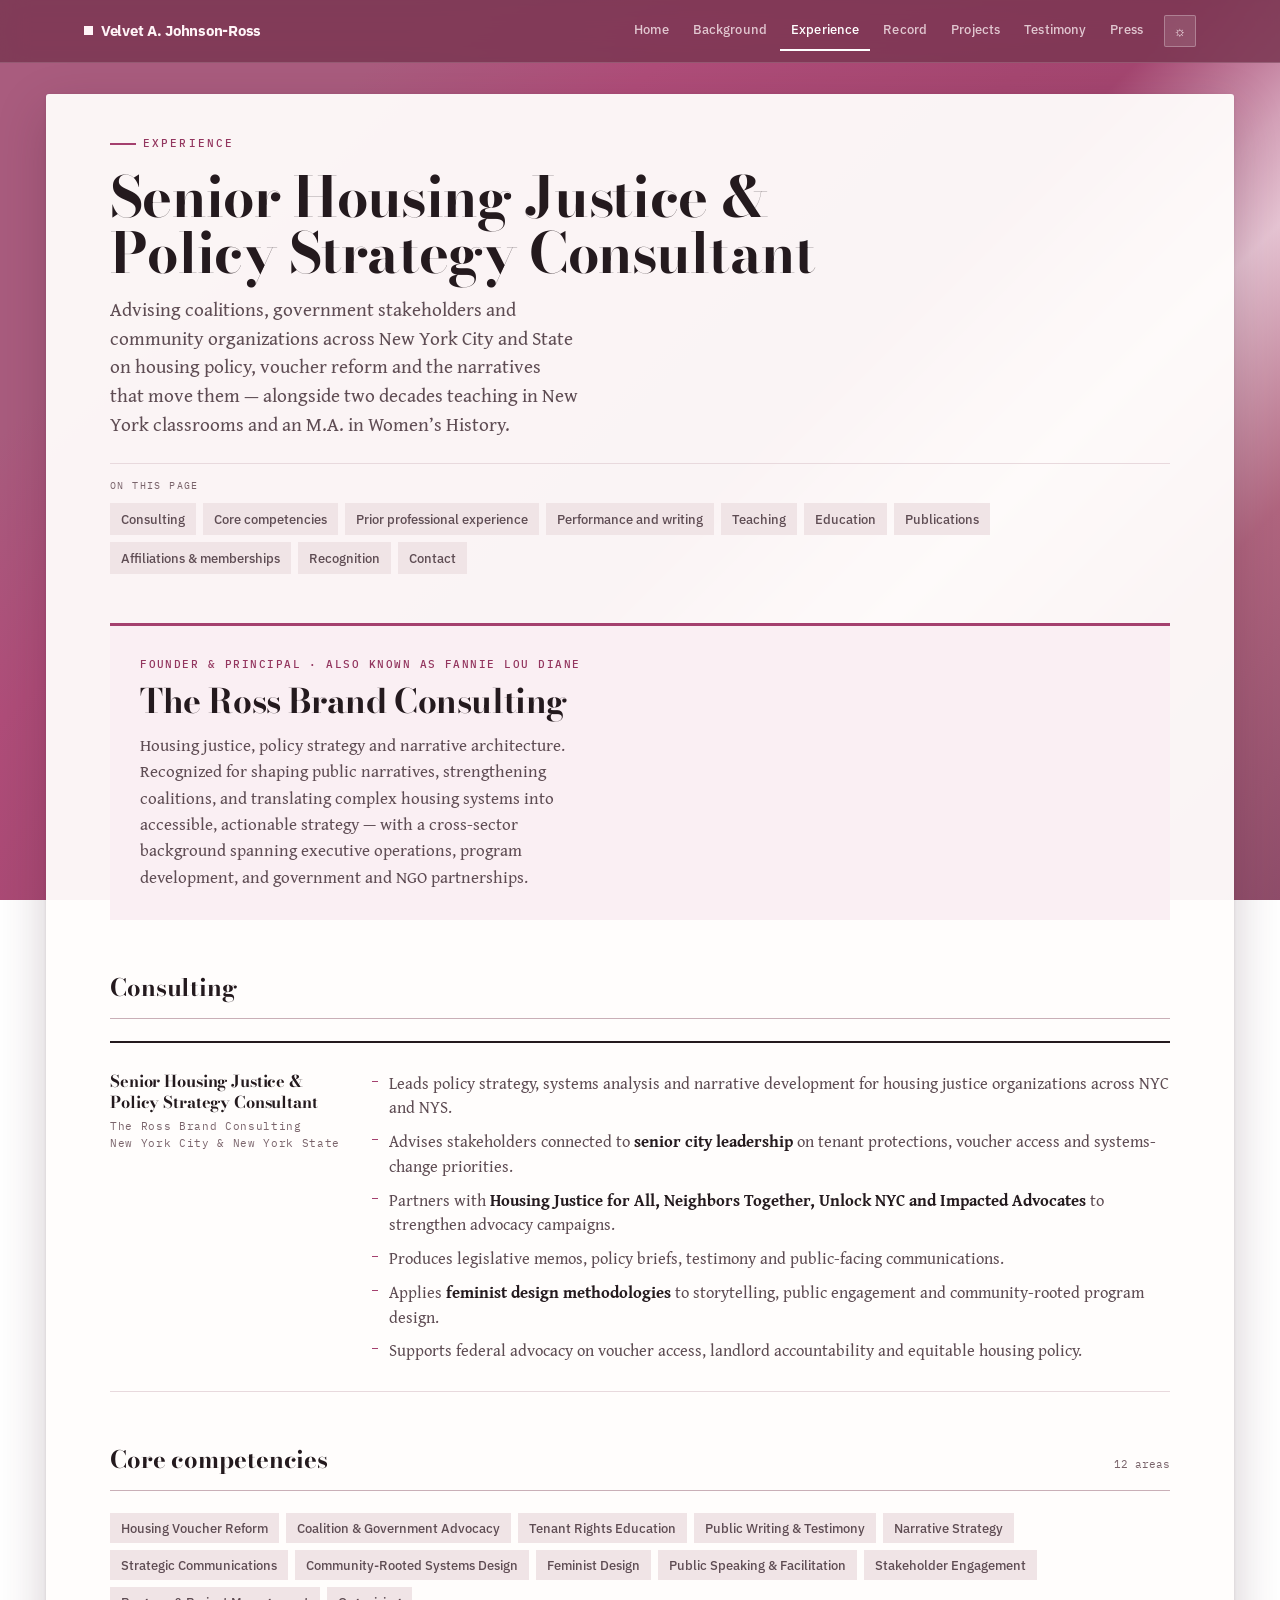
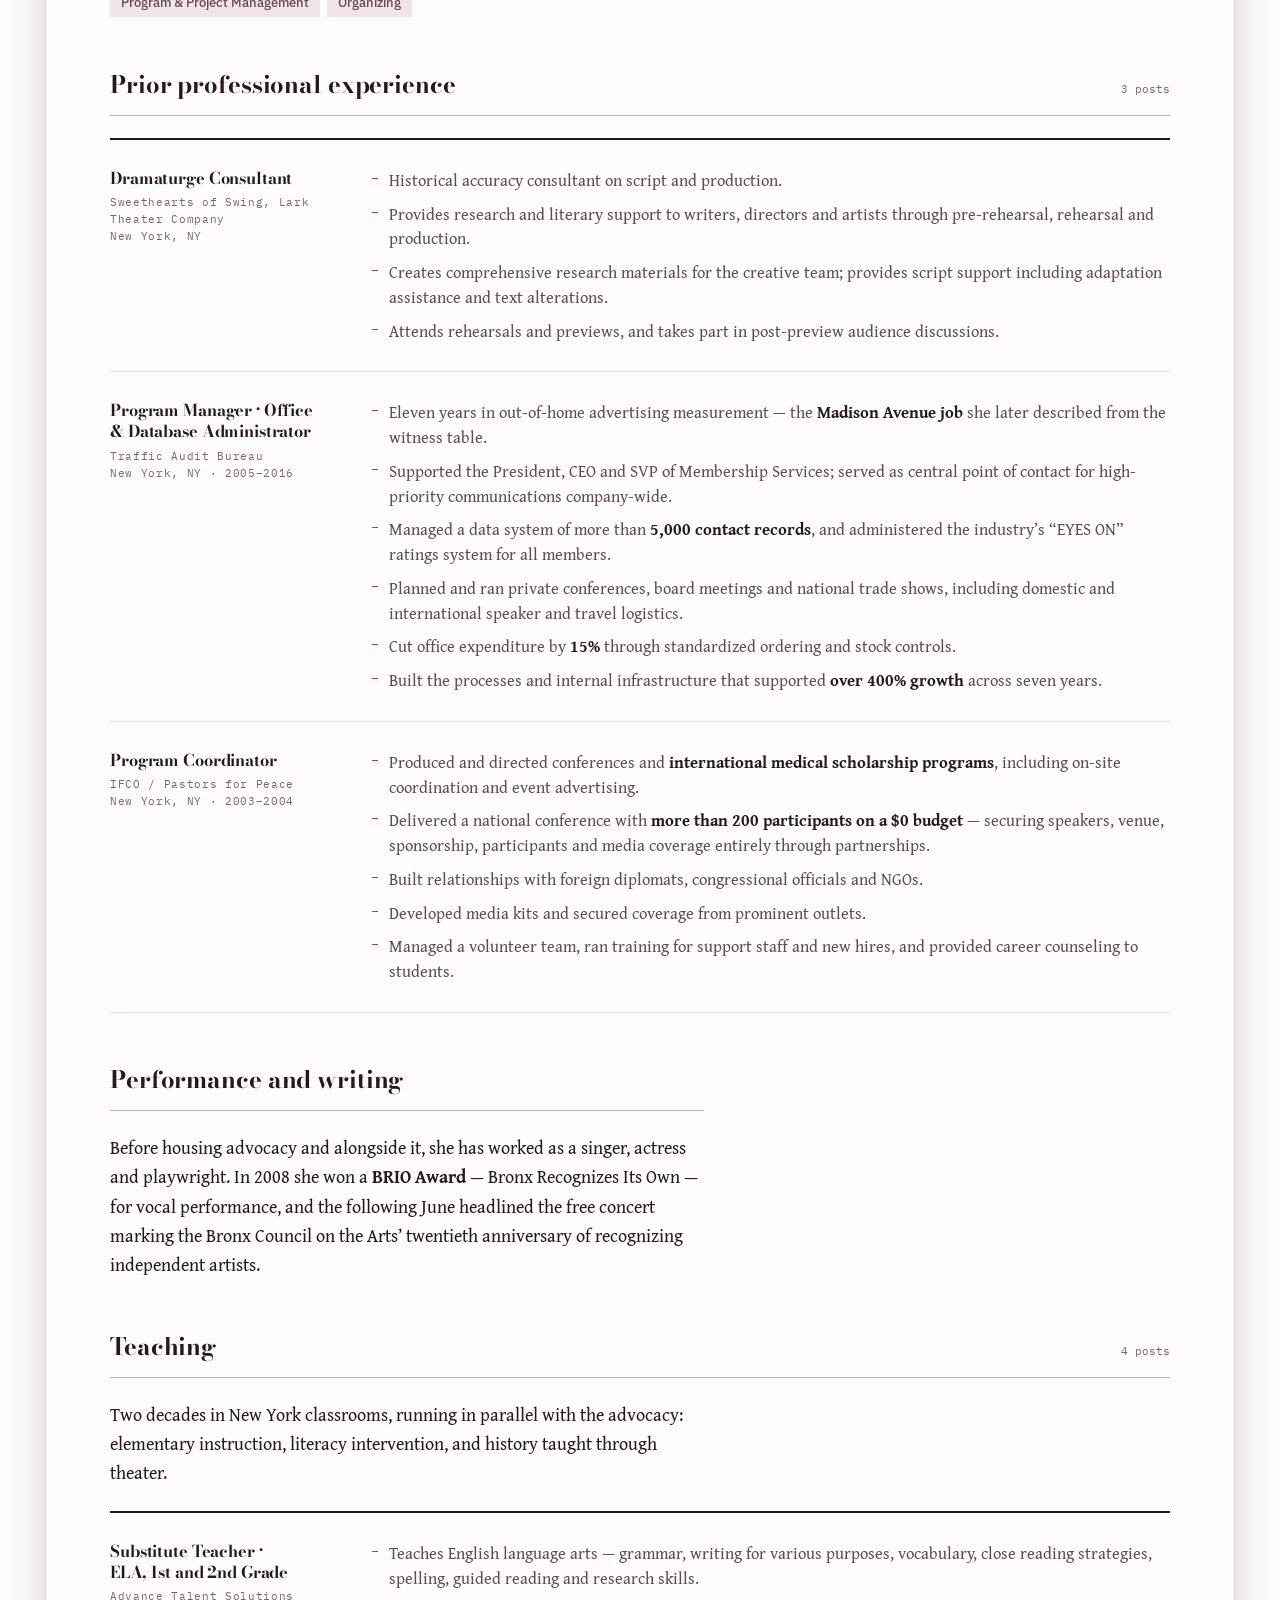
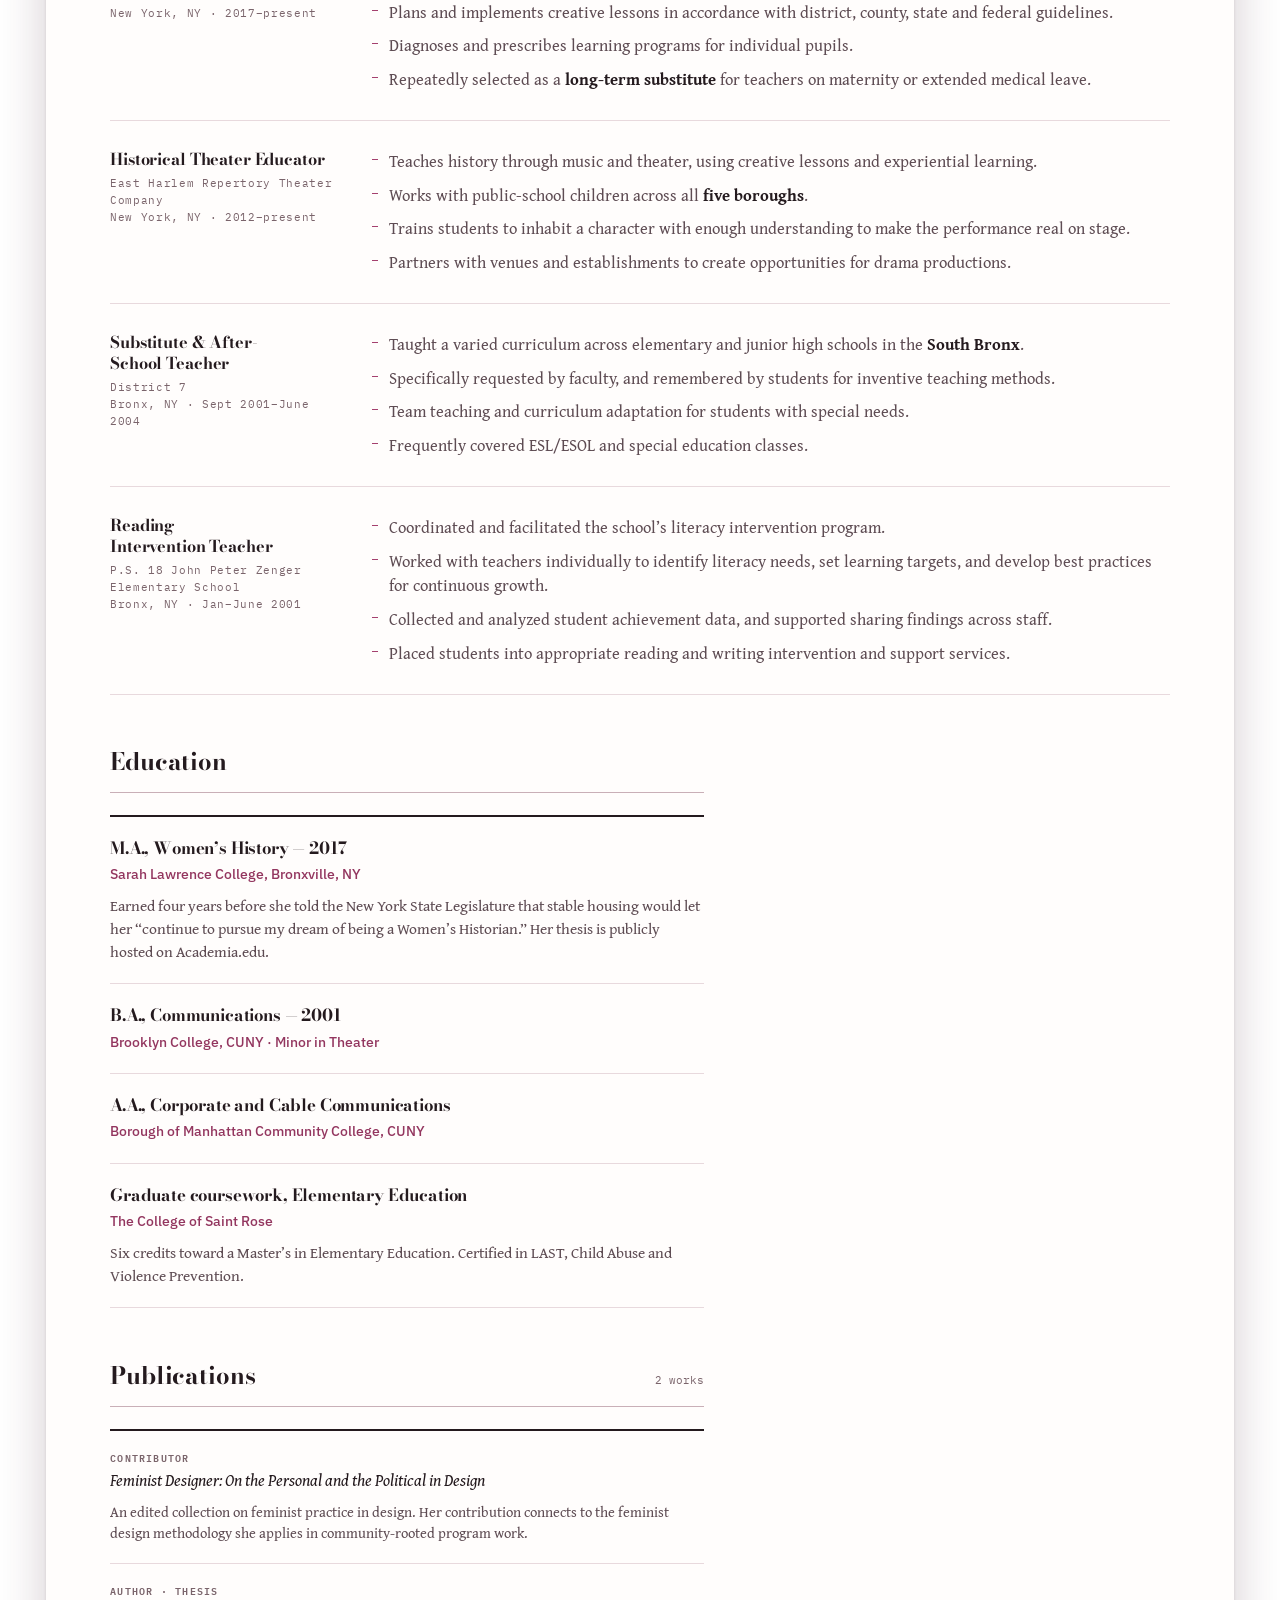
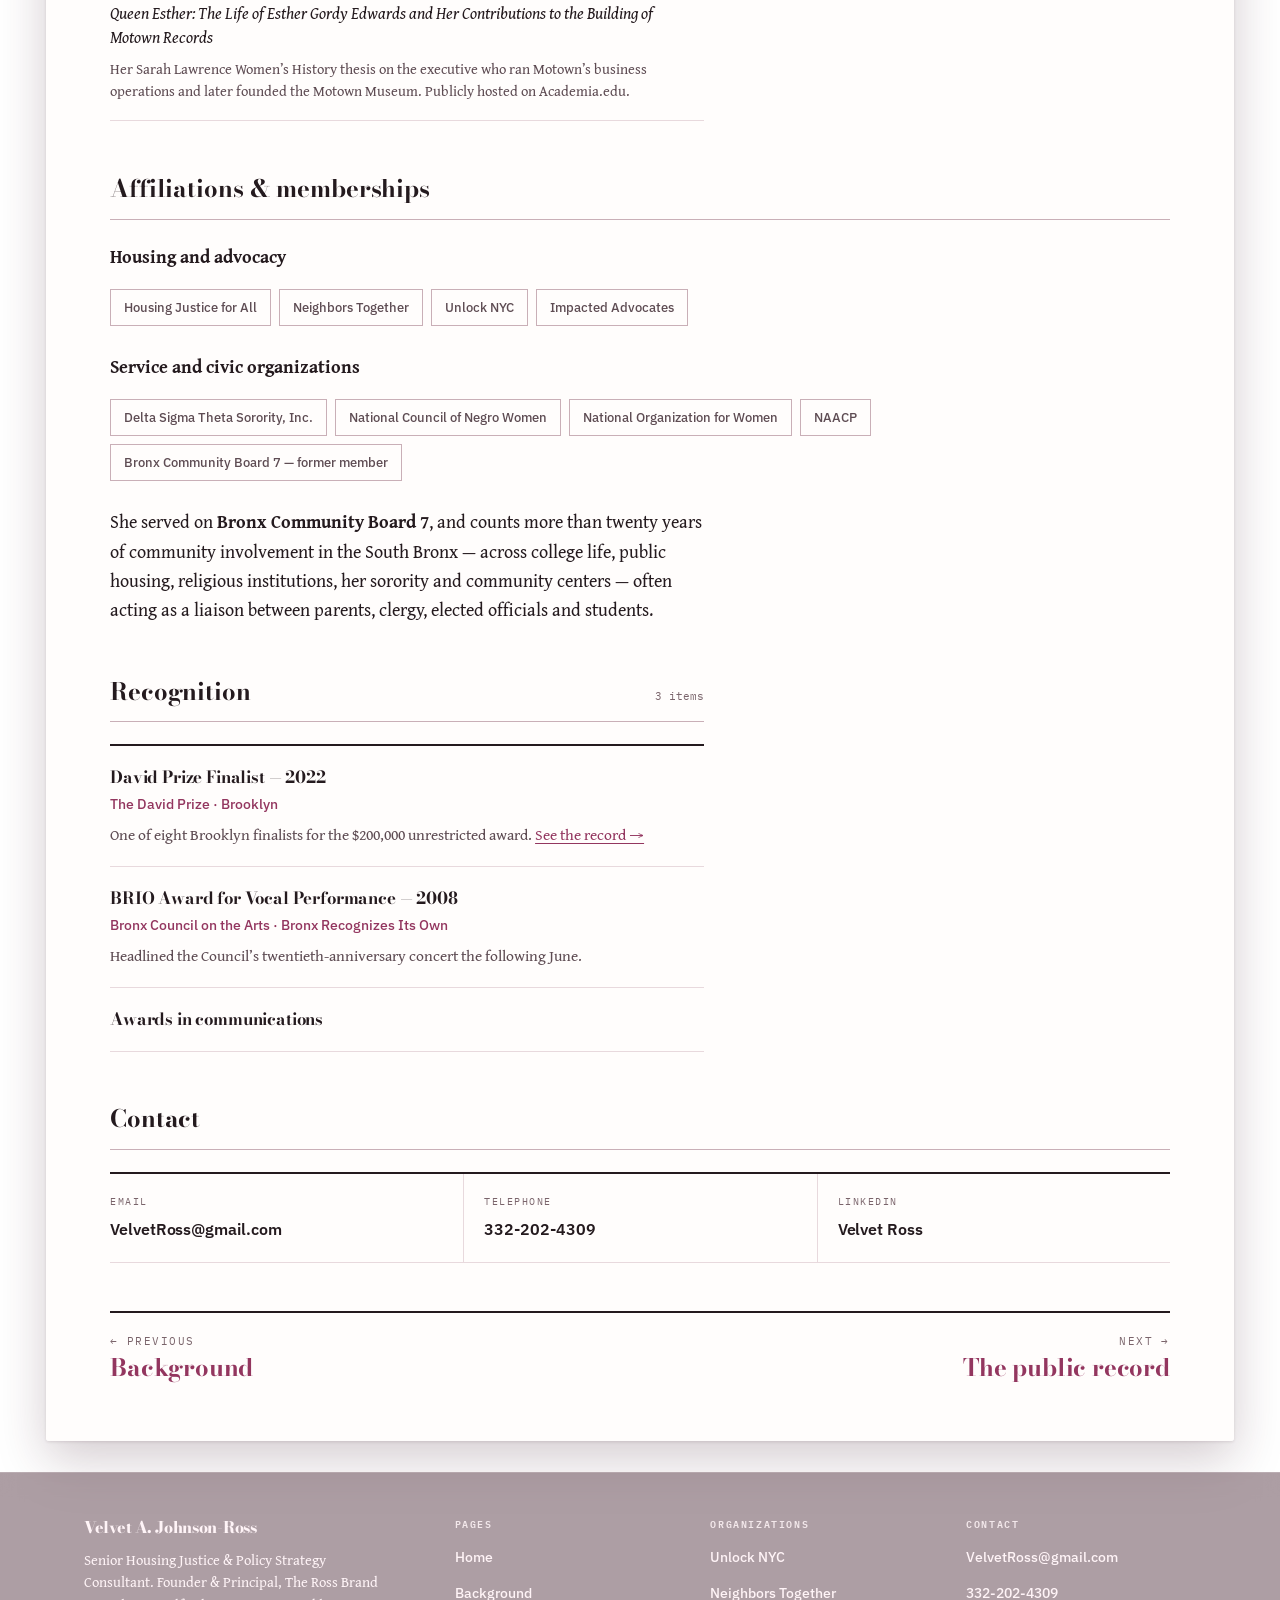
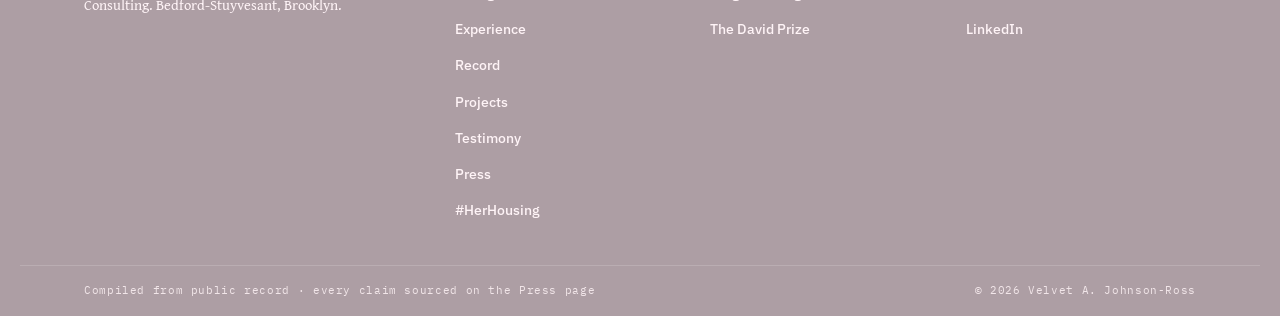
<file: experience.html>
<!DOCTYPE html>
<html lang="en">
<head>
<meta charset="utf-8">
<meta name="viewport" content="width=device-width,initial-scale=1">
<title>Experience — Velvet A. Johnson-Ross</title>
<meta name="description" content="Senior Housing Justice &amp; Policy Strategy Consultant, Founder and Principal of The Ross Brand Consulting. Experience, education and publications of Velvet A. Johnson-Ross.">
<link rel="canonical" href="https://velvetjohnsonross.com/experience.html">
<meta property="og:type" content="profile">
<meta property="og:site_name" content="Velvet A. Johnson-Ross">
<meta property="og:url" content="https://velvetjohnsonross.com/experience.html">
<meta property="og:title" content="Experience — Velvet A. Johnson-Ross">
<meta property="og:description" content="Senior Housing Justice &amp; Policy Strategy Consultant. Founder and Principal, The Ross Brand Consulting.">
<meta property="og:image" content="https://velvetjohnsonross.com/assets/velvet-editorial.jpg">
<meta name="twitter:card" content="summary_large_image">
<link rel="icon" href="data:image/svg+xml,<svg xmlns='http://www.w3.org/2000/svg' viewBox='0 0 100 100'><rect width='100' height='100' fill='%23A4406E'/><text y='.9em' x='50%25' text-anchor='middle' font-size='68' font-family='Georgia,serif' font-weight='bold' fill='%23FFFBFA'>V</text></svg>">
<link rel="preconnect" href="https://fonts.googleapis.com">
<link rel="preconnect" href="https://fonts.gstatic.com" crossorigin>
<link rel="stylesheet" href="https://fonts.googleapis.com/css2?family=Bodoni+Moda:opsz,wght@6..96,400..800&family=Gentium+Book+Plus:ital,wght@0,400;0,700;1,400;1,700&family=IBM+Plex+Mono:wght@400;500;600&family=IBM+Plex+Sans:wght@400;500;600;700&family=Pinyon+Script&display=swap">
<link rel="stylesheet" href="assets/styles.css">
<script>
/* Theme: ?theme=dark|light wins, then the viewer's saved choice, else system.
   Runs before paint so there is no flash. */
(function(){
  try{
    var q=new URLSearchParams(location.search).get('theme');
    var v=q||localStorage.getItem('vjr-theme');
    if(v==='dark'||v==='light'){document.documentElement.setAttribute('data-theme',v);}
  }catch(e){}
})();
</script>
</head>
<body>
<a class="skip" href="#main">Skip to content</a>

<header class="site-header">
  <div class="bar">
    <a class="brand" href="index.html"><span class="mark"></span>Velvet A. Johnson-Ross</a>
    <nav class="site-nav" aria-label="Main">
      <a href="index.html">Home</a>
      <a href="about.html">Background</a>
      <a href="experience.html" aria-current="page">Experience</a>
      <a href="work.html">Record</a>
      <a href="initiatives.html">Projects</a>
      <a href="testimony.html">Testimony</a>
      <a href="press.html">Press</a>
      <button class="theme-toggle" type="button" id="themeToggle" aria-label="Switch between light and dark">
        <span aria-hidden="true" class="ico-sun">&#9788;</span>
        <span aria-hidden="true" class="ico-moon">&#9789;</span>
      </button>
    </nav>
  </div>
</header>

<main id="main">
  <div class="wrap">
    <div class="page stack">

      <header class="page-head" style="margin-bottom:0;border-bottom:0;padding-bottom:0">
        <p class="eyebrow">Experience</p>
        <h1 class="page-title">Senior Housing Justice &amp;<br>Policy Strategy Consultant</h1>
        <p class="page-sub">Advising coalitions, government stakeholders and community organizations across New York City and State on housing policy, voucher reform and the narratives that move them &mdash; alongside two decades teaching in New York classrooms and an M.A. in Women&rsquo;s History.</p>
        <nav class="onpage" aria-label="On this page">
          <span class="lbl">On this page</span>
          <a href="#consulting">Consulting</a>
          <a href="#core-competencies">Core competencies</a>
          <a href="#prior-professional-experience">Prior professional experience</a>
          <a href="#performance-and-writing">Performance and writing</a>
          <a href="#teaching">Teaching</a>
          <a href="#education">Education</a>
          <a href="#publications">Publications</a>
          <a href="#affiliations-and-memberships">Affiliations &amp; memberships</a>
          <a href="#recognition">Recognition</a>
          <a href="#contact">Contact</a>
        </nav>
      </header>

      <!-- ============================= THE PRACTICE ============================= -->
      <section>
        <div class="practice">
          <p class="role">Founder &amp; Principal &middot; also known as Fannie Lou Diane</p>
          <h2>The Ross Brand Consulting</h2>
          <p class="blurb">Housing justice, policy strategy and narrative architecture. Recognized for shaping public narratives, strengthening coalitions, and translating complex housing systems into accessible, actionable strategy &mdash; with a cross-sector background spanning executive operations, program development, and government and NGO partnerships.</p>
        </div>
      </section>

      <!-- ============================= CONSULTING ============================= -->
      <section id="consulting">
        <div class="s-head"><h2>Consulting</h2></div>
        <div class="roles">

          <div class="role-block">
            <div>
              <h3>Senior Housing Justice &amp; Policy Strategy Consultant</h3>
              <p class="where">The Ross Brand Consulting<br>New York City &amp; New York State</p>
            </div>
            <ul>
              <li>Leads policy strategy, systems analysis and narrative development for housing justice organizations across NYC and NYS.</li>
              <li>Advises stakeholders connected to <b>senior city leadership</b> on tenant protections, voucher access and systems-change priorities.</li>
              <li>Partners with <b>Housing Justice for All, Neighbors Together, Unlock NYC and Impacted Advocates</b> to strengthen advocacy campaigns.</li>
              <li>Produces legislative memos, policy briefs, testimony and public-facing communications.</li>
              <li>Applies <b>feminist design methodologies</b> to storytelling, public engagement and community-rooted program design.</li>
              <li>Supports federal advocacy on voucher access, landlord accountability and equitable housing policy.</li>
            </ul>
          </div>

        </div>
      </section>

      <!-- ============================= COMPETENCIES ============================= -->
      <section id="core-competencies">
        <div class="s-head"><h2>Core competencies</h2><span class="count">12 areas</span></div>
        <div class="tags">
          <span>Housing Voucher Reform</span>
          <span>Coalition &amp; Government Advocacy</span>
          <span>Tenant Rights Education</span>
          <span>Public Writing &amp; Testimony</span>
          <span>Narrative Strategy</span>
          <span>Strategic Communications</span>
          <span>Community-Rooted Systems Design</span>
          <span>Feminist Design</span>
          <span>Public Speaking &amp; Facilitation</span>
          <span>Stakeholder Engagement</span>
          <span>Program &amp; Project Management</span>
          <span>Organizing</span>
        </div>
      </section>

      <!-- ============================= PRIOR EXPERIENCE ============================= -->
      <section id="prior-professional-experience">
        <div class="s-head"><h2>Prior professional experience</h2><span class="count">3 posts</span></div>
        <div class="roles">

          <div class="role-block">
            <div>
              <h3>Dramaturge Consultant</h3>
              <p class="where">Sweethearts of Swing, Lark Theater Company<br>New York, NY</p>
            </div>
            <ul>
              <li>Historical accuracy consultant on script and production.</li>
              <li>Provides research and literary support to writers, directors and artists through pre-rehearsal, rehearsal and production.</li>
              <li>Creates comprehensive research materials for the creative team; provides script support including adaptation assistance and text alterations.</li>
              <li>Attends rehearsals and previews, and takes part in post-preview audience discussions.</li>
            </ul>
          </div>

          <div class="role-block">
            <div>
              <h3>Program Manager &middot; Office &amp; Database Administrator</h3>
              <p class="where">Traffic Audit Bureau<br>New York, NY &middot; 2005&ndash;2016</p>
            </div>
            <ul>
              <li>Eleven years in out-of-home advertising measurement &mdash; the <b>Madison Avenue job</b> she later described from the witness table.</li>
              <li>Supported the President, CEO and SVP of Membership Services; served as central point of contact for high-priority communications company-wide.</li>
              <li>Managed a data system of more than <b>5,000 contact records</b>, and administered the industry&rsquo;s &ldquo;EYES ON&rdquo; ratings system for all members.</li>
              <li>Planned and ran private conferences, board meetings and national trade shows, including domestic and international speaker and travel logistics.</li>
              <li>Cut office expenditure by <b>15%</b> through standardized ordering and stock controls.</li>
              <li>Built the processes and internal infrastructure that supported <b>over 400% growth</b> across seven years.</li>
            </ul>
          </div>

          <div class="role-block">
            <div>
              <h3>Program Coordinator</h3>
              <p class="where">IFCO / Pastors for Peace<br>New York, NY &middot; 2003&ndash;2004</p>
            </div>
            <ul>
              <li>Produced and directed conferences and <b>international medical scholarship programs</b>, including on-site coordination and event advertising.</li>
              <li>Delivered a national conference with <b>more than 200 participants on a $0 budget</b> &mdash; securing speakers, venue, sponsorship, participants and media coverage entirely through partnerships.</li>
              <li>Built relationships with foreign diplomats, congressional officials and NGOs.</li>
              <li>Developed media kits and secured coverage from prominent outlets.</li>
              <li>Managed a volunteer team, ran training for support staff and new hires, and provided career counseling to students.</li>
            </ul>
          </div>

        </div>
      </section>

      <!-- ============================= ARTS ============================= -->
      <section id="performance-and-writing">
        <div class="s-head"><h2>Performance and writing</h2></div>
        <div class="prose measure">
          <p>Before housing advocacy and alongside it, she has worked as a singer, actress and playwright. In 2008 she won a <strong>BRIO Award</strong> &mdash; Bronx Recognizes Its Own &mdash; for vocal performance, and the following June headlined the free concert marking the Bronx Council on the Arts&rsquo; twentieth anniversary of recognizing independent artists.</p>
        </div>
      </section>

      <!-- ============================= TEACHING ============================= -->
      <section id="teaching">
        <div class="s-head"><h2>Teaching</h2><span class="count">4 posts</span></div>
        <div class="prose measure" style="margin-bottom:24px">
          <p>Two decades in New York classrooms, running in parallel with the advocacy: elementary instruction, literacy intervention, and history taught through theater.</p>
        </div>
        <div class="roles">

          <div class="role-block">
            <div>
              <h3>Substitute Teacher &middot; ELA, 1st and 2nd Grade</h3>
              <p class="where">Advance Talent Solutions<br>New York, NY &middot; 2017&ndash;present</p>
            </div>
            <ul>
              <li>Teaches English language arts &mdash; grammar, writing for various purposes, vocabulary, close reading strategies, spelling, guided reading and research skills.</li>
              <li>Plans and implements creative lessons in accordance with district, county, state and federal guidelines.</li>
              <li>Diagnoses and prescribes learning programs for individual pupils.</li>
              <li>Repeatedly selected as a <b>long-term substitute</b> for teachers on maternity or extended medical leave.</li>
            </ul>
          </div>

          <div class="role-block">
            <div>
              <h3>Historical Theater Educator</h3>
              <p class="where">East Harlem Repertory Theater Company<br>New York, NY &middot; 2012&ndash;present</p>
            </div>
            <ul>
              <li>Teaches history through music and theater, using creative lessons and experiential learning.</li>
              <li>Works with public-school children across all <b>five boroughs</b>.</li>
              <li>Trains students to inhabit a character with enough understanding to make the performance real on stage.</li>
              <li>Partners with venues and establishments to create opportunities for drama productions.</li>
            </ul>
          </div>

          <div class="role-block">
            <div>
              <h3>Substitute &amp; After-School Teacher</h3>
              <p class="where">District 7<br>Bronx, NY &middot; Sept 2001&ndash;June 2004</p>
            </div>
            <ul>
              <li>Taught a varied curriculum across elementary and junior high schools in the <b>South Bronx</b>.</li>
              <li>Specifically requested by faculty, and remembered by students for inventive teaching methods.</li>
              <li>Team teaching and curriculum adaptation for students with special needs.</li>
              <li>Frequently covered ESL/ESOL and special education classes.</li>
            </ul>
          </div>

          <div class="role-block">
            <div>
              <h3>Reading Intervention Teacher</h3>
              <p class="where">P.S. 18 John Peter Zenger Elementary School<br>Bronx, NY &middot; Jan&ndash;June 2001</p>
            </div>
            <ul>
              <li>Coordinated and facilitated the school&rsquo;s literacy intervention program.</li>
              <li>Worked with teachers individually to identify literacy needs, set learning targets, and develop best practices for continuous growth.</li>
              <li>Collected and analyzed student achievement data, and supported sharing findings across staff.</li>
              <li>Placed students into appropriate reading and writing intervention and support services.</li>
            </ul>
          </div>

        </div>
      </section>

      <!-- ============================= EDUCATION ============================= -->
      <section id="education">
        <div class="s-head"><h2>Education</h2></div>
        <div class="edu">
          <div>
            <p class="deg">M.A., Women&rsquo;s History &mdash; 2017</p>
            <p class="inst">Sarah Lawrence College, Bronxville, NY</p>
            <p class="det">Earned four years before she told the New York State Legislature that stable housing would let her &ldquo;continue to pursue my dream of being a Women&rsquo;s Historian.&rdquo; Her thesis is publicly hosted on Academia.edu.</p>
          </div>
          <div>
            <p class="deg">B.A., Communications &mdash; 2001</p>
            <p class="inst">Brooklyn College, CUNY &middot; Minor in Theater</p>
          </div>
          <div>
            <p class="deg">A.A., Corporate and Cable Communications</p>
            <p class="inst">Borough of Manhattan Community College, CUNY</p>
          </div>
          <div>
            <p class="deg">Graduate coursework, Elementary Education</p>
            <p class="inst">The College of Saint Rose</p>
            <p class="det">Six credits toward a Master&rsquo;s in Elementary Education. Certified in LAST, Child Abuse and Violence Prevention.</p>
          </div>
        </div>
      </section>

      <!-- ============================= PUBLICATIONS ============================= -->
      <section id="publications">
        <div class="s-head"><h2>Publications</h2><span class="count">2 works</span></div>
        <div class="pubs">
          <div>
            <span class="kindlbl">Contributor</span>
            <p class="ttl"><em>Feminist Designer: On the Personal and the Political in Design</em></p>
            <p class="meta">An edited collection on feminist practice in design. Her contribution connects to the feminist design methodology she applies in community-rooted program work.</p>
          </div>
          <div>
            <span class="kindlbl">Author &middot; Thesis</span>
            <p class="ttl"><em>Queen Esther: The Life of Esther Gordy Edwards and Her Contributions to the Building of Motown Records</em></p>
            <p class="meta">Her Sarah Lawrence Women&rsquo;s History thesis on the executive who ran Motown&rsquo;s business operations and later founded the Motown Museum. Publicly hosted on Academia.edu.</p>
          </div>
        </div>
      </section>

      <!-- ============================= AFFILIATIONS ============================= -->
      <section id="affiliations-and-memberships">
        <div class="s-head"><h2>Affiliations &amp; memberships</h2></div>
        <div class="prose measure" style="margin-bottom:18px">
          <p><strong>Housing and advocacy</strong></p>
        </div>
        <div class="members" style="margin-bottom:26px">
          <span>Housing Justice for All</span>
          <span>Neighbors Together</span>
          <span>Unlock NYC</span>
          <span>Impacted Advocates</span>
        </div>
        <div class="prose measure" style="margin-bottom:18px">
          <p><strong>Service and civic organizations</strong></p>
        </div>
        <div class="members">
          <span>Delta Sigma Theta Sorority, Inc.</span>
          <span>National Council of Negro Women</span>
          <span>National Organization for Women</span>
          <span>NAACP</span>
          <span>Bronx Community Board 7 &mdash; former member</span>
        </div>
        <div class="prose measure" style="margin-top:26px">
          <p>She served on <strong>Bronx Community Board 7</strong>, and counts more than twenty years of community involvement in the South Bronx &mdash; across college life, public housing, religious institutions, her sorority and community centers &mdash; often acting as a liaison between parents, clergy, elected officials and students.</p>
        </div>
      </section>

      <!-- ============================= RECOGNITION ============================= -->
      <section id="recognition">
        <div class="s-head"><h2>Recognition</h2><span class="count">3 items</span></div>
        <div class="edu">
          <div>
            <p class="deg">David Prize Finalist &mdash; 2022</p>
            <p class="inst">The David Prize &middot; Brooklyn</p>
            <p class="det">One of eight Brooklyn finalists for the $200,000 unrestricted award. <a href="work.html#record">See the record &rarr;</a></p>
          </div>
          <div>
            <p class="deg">BRIO Award for Vocal Performance &mdash; 2008</p>
            <p class="inst">Bronx Council on the Arts &middot; Bronx Recognizes Its Own</p>
            <p class="det">Headlined the Council&rsquo;s twentieth-anniversary concert the following June.</p>
          </div>
          <div>
            <p class="deg">Awards in communications</p>
          </div>
        </div>
      </section>

      <!-- ============================= CONTACT ============================= -->
      <section id="contact">
        <div class="s-head"><h2>Contact</h2></div>
        <div class="contact">
          <a href="mailto:VelvetRoss@gmail.com">
            <span class="lbl">Email</span>
            <span class="v">VelvetRoss@gmail.com</span>
          </a>
          <a href="tel:+13322024309">
            <span class="lbl">Telephone</span>
            <span class="v">332-202-4309</span>
          </a>
          <a href="https://www.linkedin.com/in/velvetjohnsonross">
            <span class="lbl">LinkedIn</span>
            <span class="v">Velvet Ross</span>
          </a>
        </div>
      </section>

      <nav class="pager" aria-label="Page">
        <a class="pg pg-prev" href="about.html"><span class="lbl">&larr; Previous</span><span class="t">Background</span></a>
        <a class="pg pg-next" href="work.html"><span class="lbl">Next &rarr;</span><span class="t">The public record</span></a>
      </nav>

    </div>
  </div>
</main>

<footer class="site-footer">
  <div class="inner">
    <div>
      <span class="name">Velvet A. Johnson-Ross</span>
      <p class="colophon">Senior Housing Justice &amp; Policy Strategy Consultant. Founder &amp; Principal, The Ross Brand Consulting. Bedford-Stuyvesant, Brooklyn.</p>
    </div>
    <div>
      <h4>Pages</h4>
      <ul>
        <li><a href="index.html">Home</a></li>
        <li><a href="about.html">Background</a></li>
        <li><a href="experience.html">Experience</a></li>
        <li><a href="work.html">Record</a></li>
        <li><a href="initiatives.html">Projects</a></li>
        <li><a href="testimony.html">Testimony</a></li>
        <li><a href="press.html">Press</a></li>
        <li><a href="herhousing.html">#HerHousing</a></li>
      </ul>
    </div>
    <div>
      <h4>Organizations</h4>
      <ul>
        <li><a href="https://weunlock.nyc/">Unlock NYC</a></li>
        <li><a href="https://neighborstogether.org/">Neighbors Together</a></li>
        <li><a href="https://thedavidprize.org/finalists/velvet-ross/">The David Prize</a></li>
      </ul>
    </div>
    <div>
      <h4>Contact</h4>
      <ul>
        <li><a href="mailto:VelvetRoss@gmail.com">VelvetRoss@gmail.com</a></li>
        <li><a href="tel:+13322024309">332-202-4309</a></li>
        <li><a href="https://www.linkedin.com/in/velvetjohnsonross">LinkedIn</a></li>
      </ul>
    </div>
  </div>
  <div class="legal">
    <span>Compiled from public record &middot; every claim sourced on the Press page</span>
    <span>&copy; 2026 Velvet A. Johnson-Ross</span>
  </div>
</footer>
<script>
(function(){
  var b=document.getElementById('themeToggle');
  if(!b)return;
  function current(){
    var a=document.documentElement.getAttribute('data-theme');
    if(a)return a;
    return window.matchMedia&&window.matchMedia('(prefers-color-scheme: dark)').matches?'dark':'light';
  }
  function sync(){document.documentElement.setAttribute('data-mode',current());}
  sync();
  b.addEventListener('click',function(){
    var next=current()==='dark'?'light':'dark';
    document.documentElement.setAttribute('data-theme',next);
    try{localStorage.setItem('vjr-theme',next);}catch(e){}
    sync();
  });
})();
</script>
<button class="to-top" type="button" id="toTop" aria-label="Back to top">&#8593;</button>
<script>
(function(){
  /* keep the current nav item visible in the scrollable mobile nav */
  var cur=document.querySelector('.site-nav a[aria-current="page"]');
  if(cur&&cur.scrollIntoView){try{cur.scrollIntoView({block:'nearest',inline:'center'});}catch(e){}}

  /* back to top, shown once the page has actually been scrolled */
  var b=document.getElementById('toTop');
  if(b){
    var reduce=window.matchMedia&&window.matchMedia('(prefers-reduced-motion: reduce)').matches;
    var onScroll=function(){b.setAttribute('data-show',(window.scrollY>700)?'1':'0');};
    onScroll(); window.addEventListener('scroll',onScroll,{passive:true});
    b.addEventListener('click',function(){
      window.scrollTo({top:0,behavior:reduce?'auto':'smooth'});
      var s=document.querySelector('.skip'); if(s)s.focus();
    });
  }
})();
</script>
</body>
</html>
</file>
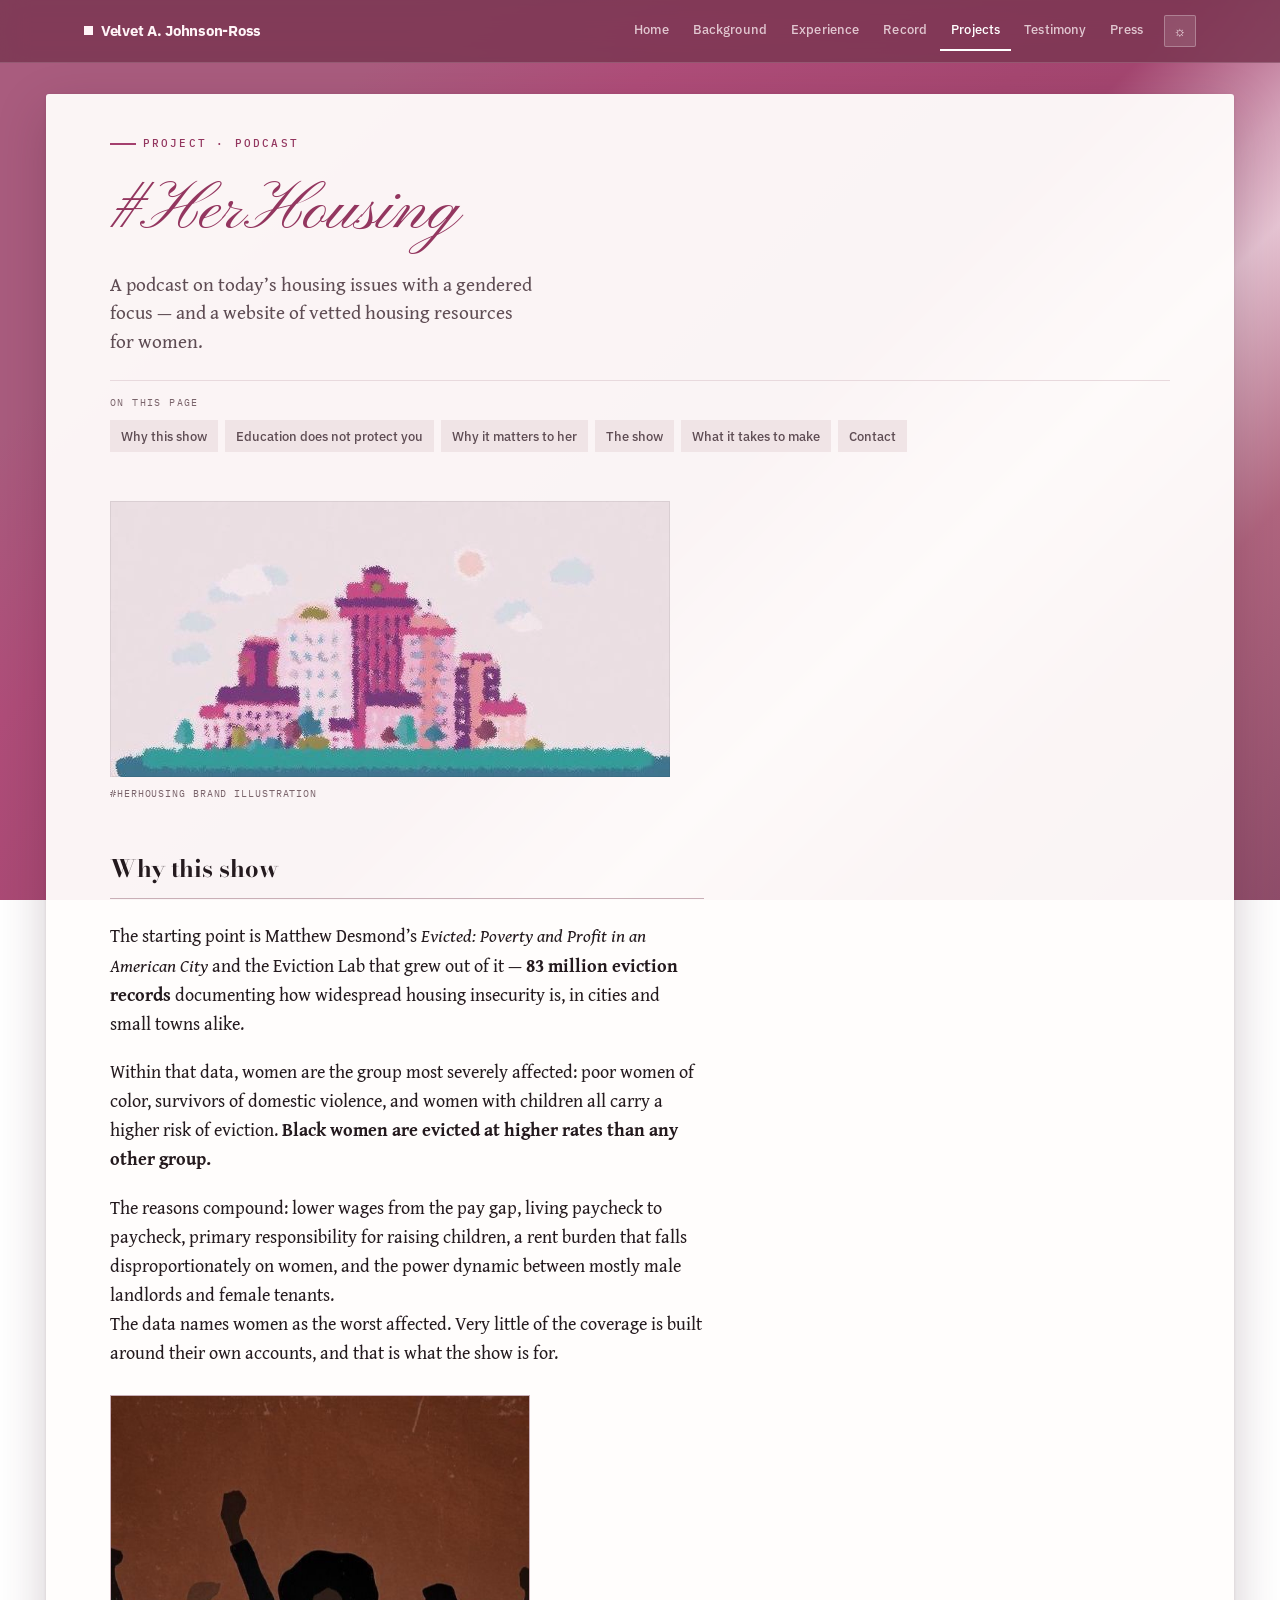
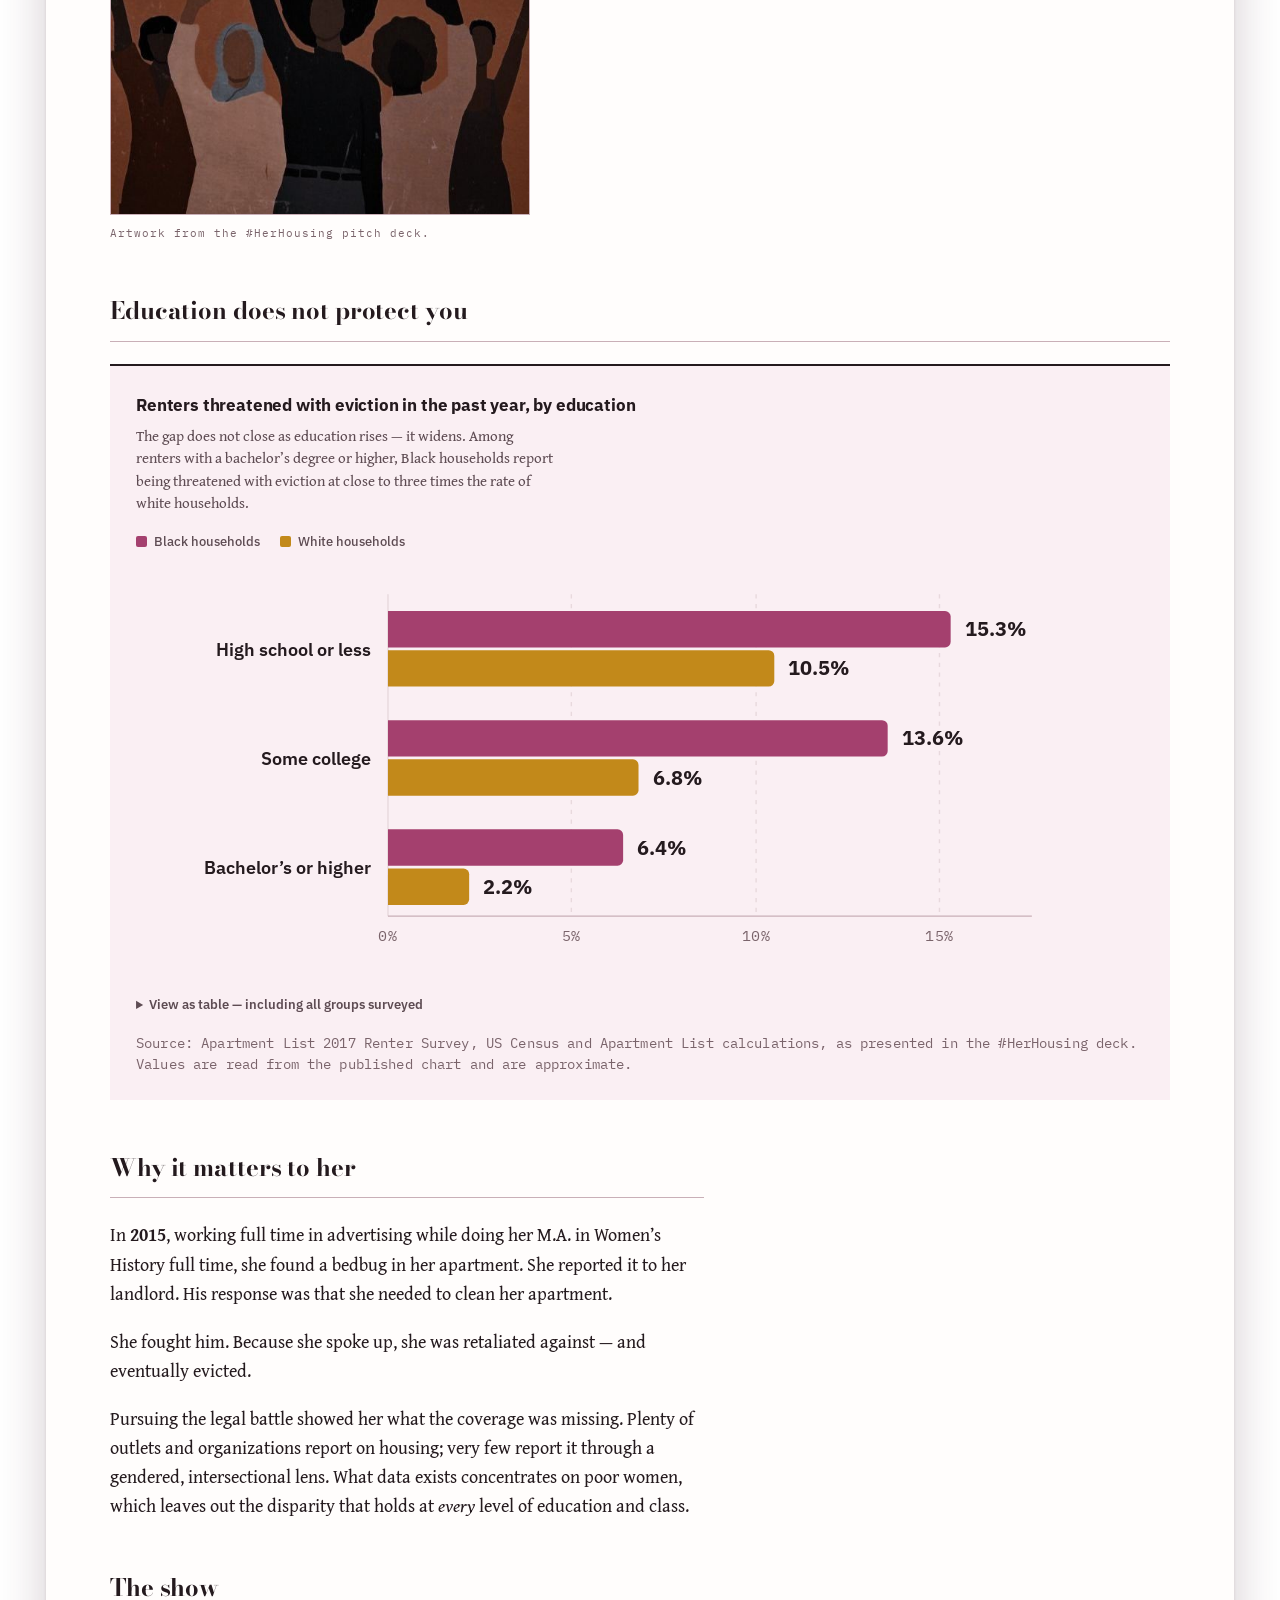
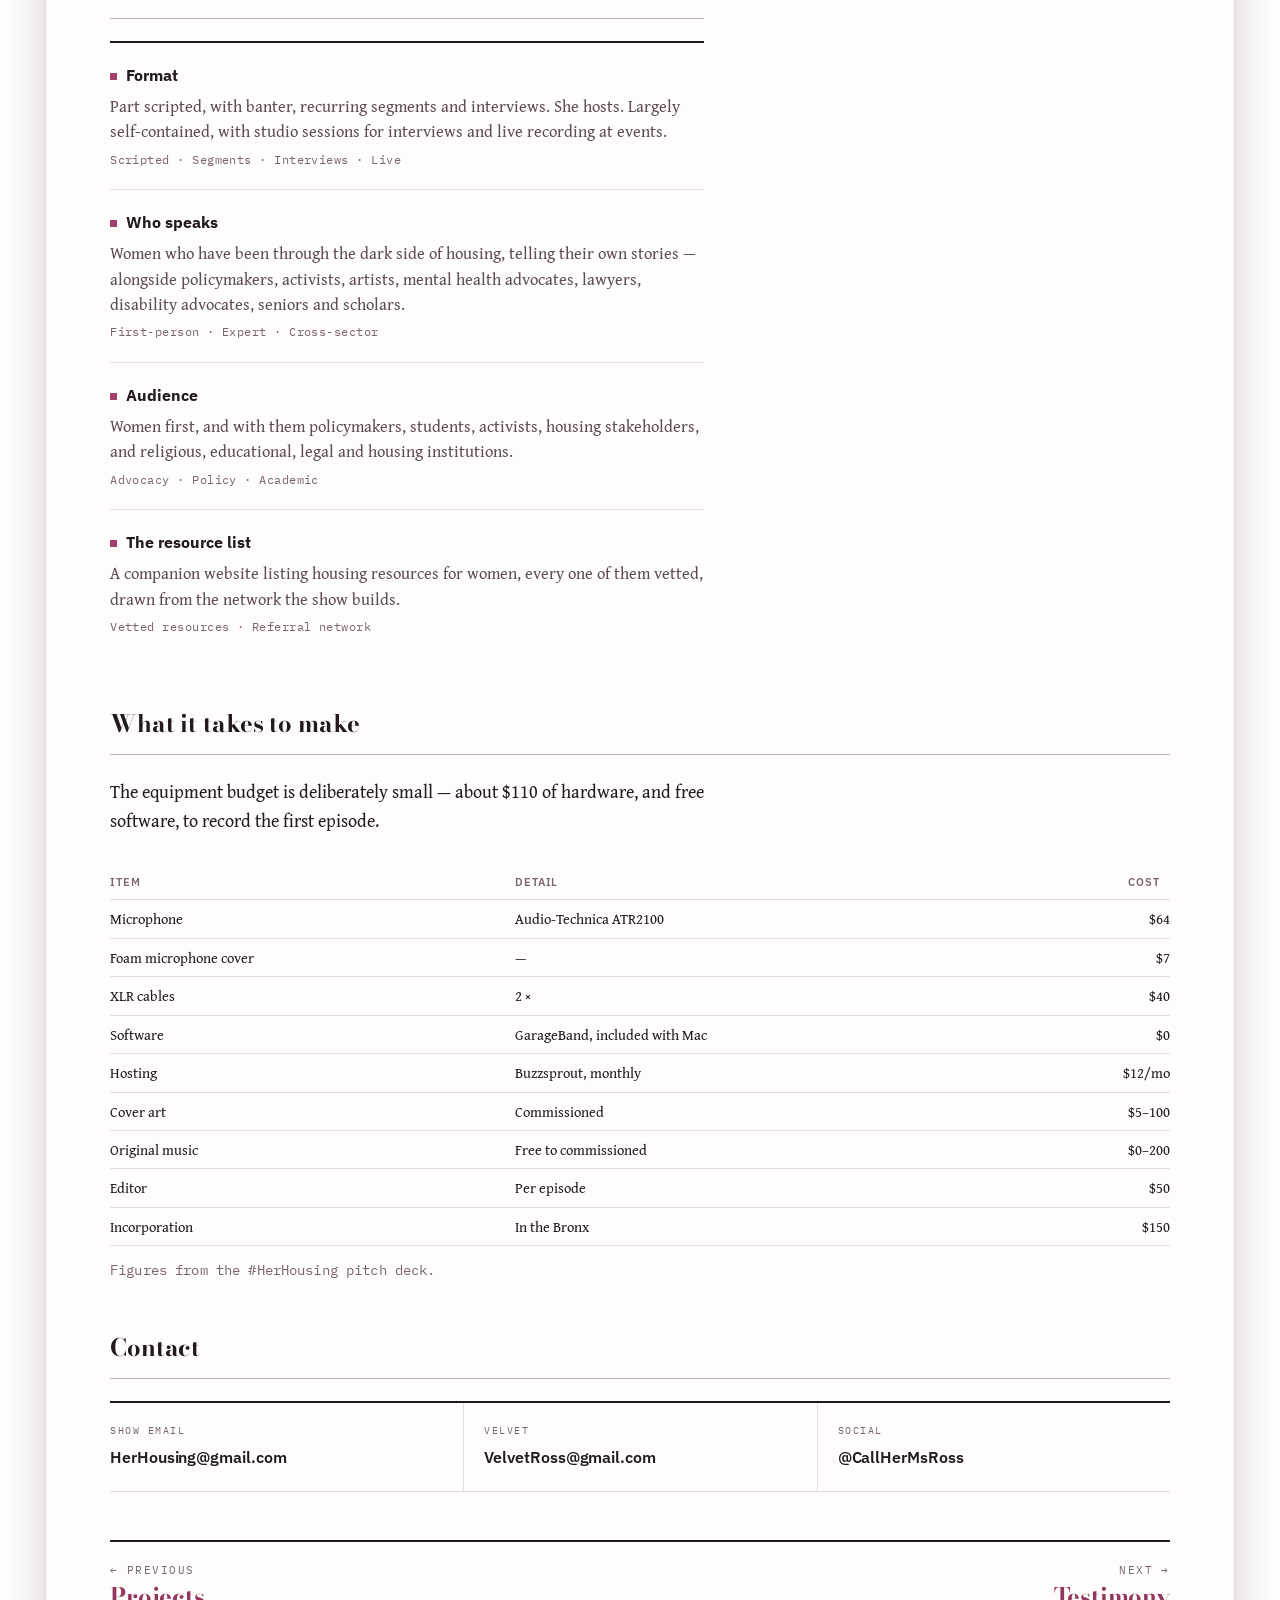
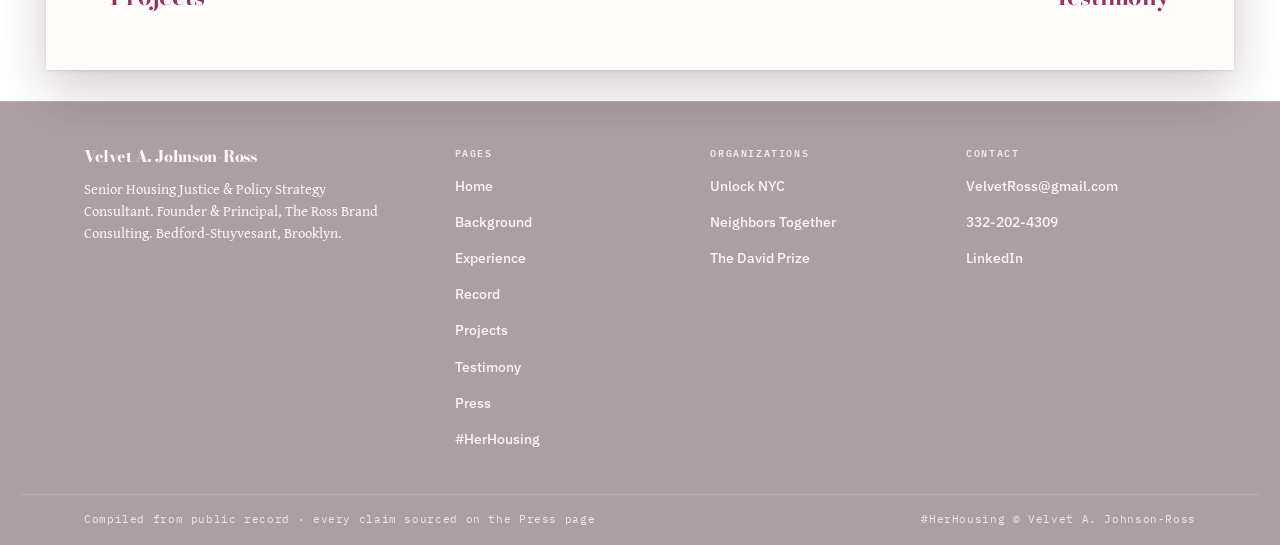
<file: herhousing.html>
<!DOCTYPE html>
<html lang="en">
<head>
<meta charset="utf-8">
<meta name="viewport" content="width=device-width,initial-scale=1">
<title>#HerHousing — Velvet A. Johnson-Ross</title>
<meta name="description" content="#HerHousing: a podcast on today's housing issues with a gendered focus, created by Velvet A. Johnson-Ross — and the eviction data that makes the case for it.">
<link rel="canonical" href="https://velvetjohnsonross.com/herhousing.html">
<meta property="og:type" content="article">
<meta property="og:site_name" content="Velvet A. Johnson-Ross">
<meta property="og:url" content="https://velvetjohnsonross.com/herhousing.html">
<meta property="og:title" content="#HerHousing — a podcast on housing with a gendered focus">
<meta property="og:description" content="Black women are evicted at higher rates than any other group. #HerHousing is the show about why.">
<meta property="og:image" content="https://velvetjohnsonross.com/assets/herhousing-city.jpg">
<meta name="twitter:card" content="summary_large_image">
<link rel="icon" href="data:image/svg+xml,<svg xmlns='http://www.w3.org/2000/svg' viewBox='0 0 100 100'><rect width='100' height='100' fill='%23A4406E'/><text y='.9em' x='50%25' text-anchor='middle' font-size='68' font-family='Georgia,serif' font-weight='bold' fill='%23FFFBFA'>V</text></svg>">
<link rel="preconnect" href="https://fonts.googleapis.com">
<link rel="preconnect" href="https://fonts.gstatic.com" crossorigin>
<link rel="stylesheet" href="https://fonts.googleapis.com/css2?family=Bodoni+Moda:opsz,wght@6..96,400..800&family=Gentium+Book+Plus:ital,wght@0,400;0,700;1,400;1,700&family=IBM+Plex+Mono:wght@400;500;600&family=IBM+Plex+Sans:wght@400;500;600;700&family=Pinyon+Script&display=swap">
<link rel="stylesheet" href="assets/styles.css">
<script>
/* Theme: ?theme=dark|light wins, then the viewer's saved choice, else system.
   Runs before paint so there is no flash. */
(function(){
  try{
    var q=new URLSearchParams(location.search).get('theme');
    var v=q||localStorage.getItem('vjr-theme');
    if(v==='dark'||v==='light'){document.documentElement.setAttribute('data-theme',v);}
  }catch(e){}
})();
</script>
</head>
<body>
<a class="skip" href="#main">Skip to content</a>

<header class="site-header">
  <div class="bar">
    <a class="brand" href="index.html"><span class="mark"></span>Velvet A. Johnson-Ross</a>
    <nav class="site-nav" aria-label="Main">
      <a href="index.html">Home</a>
      <a href="about.html">Background</a>
      <a href="experience.html">Experience</a>
      <a href="work.html">Record</a>
      <a href="initiatives.html" aria-current="page">Projects</a>
      <a href="testimony.html">Testimony</a>
      <a href="press.html">Press</a>
      <button class="theme-toggle" type="button" id="themeToggle" aria-label="Switch between light and dark">
        <span aria-hidden="true" class="ico-sun">&#9788;</span>
        <span aria-hidden="true" class="ico-moon">&#9789;</span>
      </button>
    </nav>
  </div>
</header>

<main id="main">
  <div class="wrap">
    <div class="page stack">

      <header class="page-head" style="margin-bottom:0;border-bottom:0;padding-bottom:0">
        <p class="eyebrow">Project &middot; Podcast</p>
        <h1 class="page-title"><span class="script" style="font-size:1.24em;display:block">#HerHousing</span></h1>
        <p class="page-sub">A podcast on today&rsquo;s housing issues with a gendered focus &mdash; and a website of vetted housing resources for women.</p>
        <nav class="onpage" aria-label="On this page">
          <span class="lbl">On this page</span>
          <a href="#why-this-show">Why this show</a>
          <a href="#education-does-not-protect-you">Education does not protect you</a>
          <a href="#why-it-matters-to-her">Why it matters to her</a>
          <a href="#the-show">The show</a>
          <a href="#what-it-takes-to-make">What it takes to make</a>
          <a href="#contact">Contact</a>
        </nav>
      </header>

      <section aria-label="Illustration">
        <figure class="portrait cut" style="margin:0">
          <img src="assets/herhousing-city.jpg" width="560" height="276"
               alt="Soft painted illustration of a city skyline in pinks, plums and teal.">
        </figure>
        <p class="portrait-credit">#HerHousing brand illustration</p>
      </section>

      <!-- ============================= THE CASE ============================= -->
      <section id="why-this-show">
        <div class="s-head"><h2>Why this show</h2></div>
        <div class="prose measure">
          <p>The starting point is Matthew Desmond&rsquo;s <em>Evicted: Poverty and Profit in an American City</em> and the Eviction Lab that grew out of it &mdash; <strong>83 million eviction records</strong> documenting how widespread housing insecurity is, in cities and small towns alike.</p>
          <p>Within that data, women are the group most severely affected: poor women of color, survivors of domestic violence, and women with children all carry a higher risk of eviction. <strong>Black women are evicted at higher rates than any other group.</strong></p>
          <p>The reasons compound: lower wages from the pay gap, living paycheck to paycheck, primary responsibility for raising children, a rent burden that falls disproportionately on women, and the power dynamic between mostly male landlords and female tenants.</p>
        </div>
        <div class="plate-pair" style="margin-top:0">
          <div class="prose">
            <p>The data names women as the worst affected. Very little of the coverage is built around their own accounts, and that is what the show is for.</p>
          </div>
          <figure class="plate">
            <img src="assets/raised-fists.jpg" width="562" height="562"
                 alt="Illustration of six women standing together with fists raised, in cut-paper silhouettes on a terracotta ground.">
            <figcaption>Artwork from the #HerHousing pitch deck.</figcaption>
          </figure>
        </div>
      </section>

      <!-- ============================= THE DATA ============================= -->
      <section id="education-does-not-protect-you">
        <div class="s-head"><h2>Education does not protect you</h2></div>

        <figure class="figure" style="margin:0">
          <figcaption>
            <p class="fig-title">Renters threatened with eviction in the past year, by education</p>
            <p class="fig-sub">The gap does not close as education rises &mdash; it widens. Among renters with a bachelor&rsquo;s degree or higher, Black households report being threatened with eviction at close to three times the rate of white households.</p>
          </figcaption>

          <div class="legend">
            <span><i style="background:var(--series-requested)"></i>Black households</span>
            <span><i style="background:var(--series-appropriated)"></i>White households</span>
          </div>

          <div class="chart-scroll" tabindex="0" role="region" aria-label="Chart, scrollable horizontally">
            <svg class="chart" viewBox="0 0 720 300" role="img"
                 aria-label="Grouped bar chart of renters threatened with eviction in the past year. High school or less: Black 15.3 percent, white 10.5 percent. Some college: Black 13.6 percent, white 6.8 percent. Bachelor's degree or higher: Black 6.4 percent, white 2.2 percent.">

              <g stroke="var(--grid)" stroke-width="1">
                <line x1="180" y1="28" x2="180" y2="258"></line>
                <line x1="311" y1="28" x2="311" y2="258" stroke-dasharray="3 4"></line>
                <line x1="443" y1="28" x2="443" y2="258" stroke-dasharray="3 4"></line>
                <line x1="574" y1="28" x2="574" y2="258" stroke-dasharray="3 4"></line>
              </g>
              <line x1="180" y1="258" x2="640" y2="258" stroke="var(--rule-strong)" stroke-width="1"></line>

              <!-- High school or less -->
              <text class="cat" x="168" y="72" text-anchor="end">High school or less</text>
              <g class="b">
                <title>High school or less — Black households: 15.3%</title>
                <path class="bar" fill="var(--series-requested)"
                      d="M180,40 H578 a4,4 0 0 1 4,4 V62 a4,4 0 0 1 -4,4 H180 Z"></path>
                <text class="val" x="592" y="58">15.3%</text>
              </g>
              <g class="b">
                <title>High school or less — White households: 10.5%</title>
                <path class="bar" fill="var(--series-appropriated)"
                      d="M180,68 H452 a4,4 0 0 1 4,4 V90 a4,4 0 0 1 -4,4 H180 Z"></path>
                <text class="val" x="466" y="86">10.5%</text>
              </g>

              <!-- Some college -->
              <text class="cat" x="168" y="150" text-anchor="end">Some college</text>
              <g class="b">
                <title>Some college — Black households: 13.6%</title>
                <path class="bar" fill="var(--series-requested)"
                      d="M180,118 H533 a4,4 0 0 1 4,4 V140 a4,4 0 0 1 -4,4 H180 Z"></path>
                <text class="val" x="547" y="136">13.6%</text>
              </g>
              <g class="b">
                <title>Some college — White households: 6.8%</title>
                <path class="bar" fill="var(--series-appropriated)"
                      d="M180,146 H355 a4,4 0 0 1 4,4 V168 a4,4 0 0 1 -4,4 H180 Z"></path>
                <text class="val" x="369" y="164">6.8%</text>
              </g>

              <!-- Bachelor's or higher -->
              <text class="cat" x="168" y="228" text-anchor="end">Bachelor&rsquo;s or higher</text>
              <g class="b">
                <title>Bachelor's or higher — Black households: 6.4%</title>
                <path class="bar" fill="var(--series-requested)"
                      d="M180,196 H344 a4,4 0 0 1 4,4 V218 a4,4 0 0 1 -4,4 H180 Z"></path>
                <text class="val" x="358" y="214">6.4%</text>
              </g>
              <g class="b">
                <title>Bachelor's or higher — White households: 2.2%</title>
                <path class="bar" fill="var(--series-appropriated)"
                      d="M180,224 H234 a4,4 0 0 1 4,4 V246 a4,4 0 0 1 -4,4 H180 Z"></path>
                <text class="val" x="248" y="242">2.2%</text>
              </g>

              <text class="tick" x="180" y="276" text-anchor="middle">0%</text>
              <text class="tick" x="311" y="276" text-anchor="middle">5%</text>
              <text class="tick" x="443" y="276" text-anchor="middle">10%</text>
              <text class="tick" x="574" y="276" text-anchor="middle">15%</text>
            </svg>
          </div>
          <p class="scroll-hint">Scroll the chart sideways &rarr;</p>

          <details class="table-view">
            <summary>View as table &mdash; including all groups surveyed</summary>
            <div class="chart-scroll" tabindex="0" role="region" aria-label="Table, scrollable horizontally">
              <table class="data">
              <thead>
                <tr>
                  <th scope="col">Education</th>
                  <th scope="col" style="text-align:right">Black</th>
                  <th scope="col" style="text-align:right">Other</th>
                  <th scope="col" style="text-align:right">White</th>
                  <th scope="col" style="text-align:right">Hispanic</th>
                  <th scope="col" style="text-align:right">Asian</th>
                </tr>
              </thead>
              <tbody>
                <tr><td>High school or less</td><td class="num">15.3%</td><td class="num">11.2%</td><td class="num">10.5%</td><td class="num">7.9%</td><td class="num">5.5%</td></tr>
                <tr><td>Some college</td><td class="num">13.6%</td><td class="num">9.6%</td><td class="num">6.8%</td><td class="num">6.8%</td><td class="num">4.4%</td></tr>
                <tr><td>Bachelor&rsquo;s or higher</td><td class="num">6.4%</td><td class="num">3.8%</td><td class="num">2.2%</td><td class="num">1.1%</td><td class="num">1.1%</td></tr>
              </tbody>
            </table>
          </div>
          </details>

          <p class="fig-note">Source: Apartment List 2017 Renter Survey, US Census and Apartment List calculations, as presented in the #HerHousing deck. Values are read from the published chart and are approximate.</p>
        </figure>
      </section>

      <!-- ============================= HER STORY ============================= -->
      <section id="why-it-matters-to-her">
        <div class="s-head"><h2>Why it matters to her</h2></div>
        <div class="prose measure">
          <p>In <strong>2015</strong>, working full time in advertising while doing her M.A. in Women&rsquo;s History full time, she found a bedbug in her apartment. She reported it to her landlord. His response was that she needed to clean her apartment.</p>
          <p>She fought him. Because she spoke up, she was retaliated against &mdash; and eventually evicted.</p>
          <p>Pursuing the legal battle showed her what the coverage was missing. Plenty of outlets and organizations report on housing; very few report it through a gendered, intersectional lens. What data exists concentrates on poor women, which leaves out the disparity that holds at <em>every</em> level of education and class.</p>
        </div>
      </section>

      <!-- ============================= THE SHOW ============================= -->
      <section id="the-show">
        <div class="s-head"><h2>The show</h2></div>
        <div class="focus">
          <div>
            <h3>Format</h3>
            <p>Part scripted, with banter, recurring segments and interviews. She hosts. Largely self-contained, with studio sessions for interviews and live recording at events.</p>
            <span class="terms">Scripted &middot; Segments &middot; Interviews &middot; Live</span>
          </div>
          <div>
            <h3>Who speaks</h3>
            <p>Women who have been through the dark side of housing, telling their own stories &mdash; alongside policymakers, activists, artists, mental health advocates, lawyers, disability advocates, seniors and scholars.</p>
            <span class="terms">First-person &middot; Expert &middot; Cross-sector</span>
          </div>
          <div>
            <h3>Audience</h3>
            <p>Women first, and with them policymakers, students, activists, housing stakeholders, and religious, educational, legal and housing institutions.</p>
            <span class="terms">Advocacy &middot; Policy &middot; Academic</span>
          </div>
          <div>
            <h3>The resource list</h3>
            <p>A companion website listing housing resources for women, every one of them vetted, drawn from the network the show builds.</p>
            <span class="terms">Vetted resources &middot; Referral network</span>
          </div>
        </div>
      </section>

      <!-- ============================= WHAT IT TAKES ============================= -->
      <section id="what-it-takes-to-make">
        <div class="s-head"><h2>What it takes to make</h2></div>
        <div class="prose measure" style="margin-bottom:22px">
          <p>The equipment budget is deliberately small &mdash; about $110 of hardware, and free software, to record the first episode.</p>
        </div>
        <div class="chart-scroll" tabindex="0" role="region" aria-label="Chart, scrollable horizontally">
          <table class="data">
            <thead>
              <tr><th scope="col">Item</th><th scope="col">Detail</th><th scope="col" style="text-align:right">Cost</th></tr>
            </thead>
            <tbody>
              <tr><td>Microphone</td><td>Audio-Technica ATR2100</td><td class="num">$64</td></tr>
              <tr><td>Foam microphone cover</td><td>&mdash;</td><td class="num">$7</td></tr>
              <tr><td>XLR cables</td><td>2 &times;</td><td class="num">$40</td></tr>
              <tr><td>Software</td><td>GarageBand, included with Mac</td><td class="num">$0</td></tr>
              <tr><td>Hosting</td><td>Buzzsprout, monthly</td><td class="num">$12/mo</td></tr>
              <tr><td>Cover art</td><td>Commissioned</td><td class="num">$5&ndash;100</td></tr>
              <tr><td>Original music</td><td>Free to commissioned</td><td class="num">$0&ndash;200</td></tr>
              <tr><td>Editor</td><td>Per episode</td><td class="num">$50</td></tr>
              <tr><td>Incorporation</td><td>In the Bronx</td><td class="num">$150</td></tr>
            </tbody>
          </table>
        </div>
          <p class="scroll-hint">Scroll the table sideways &rarr;</p>
        <p class="fig-note">Figures from the #HerHousing pitch deck.</p>
      </section>

      <!-- ============================= CONTACT ============================= -->
      <section id="contact">
        <div class="s-head"><h2>Contact</h2></div>
        <div class="contact">
          <a href="mailto:HerHousing@gmail.com">
            <span class="lbl">Show email</span>
            <span class="v">HerHousing@gmail.com</span>
          </a>
          <a href="mailto:VelvetRoss@gmail.com">
            <span class="lbl">Velvet</span>
            <span class="v">VelvetRoss@gmail.com</span>
          </a>
          <span class="static">
            <span class="lbl">Social</span>
            <span class="v">@CallHerMsRoss</span>
          </span>
        </div>
      </section>

      <nav class="pager" aria-label="Page">
        <a class="pg pg-prev" href="initiatives.html"><span class="lbl">&larr; Previous</span><span class="t">Projects</span></a>
        <a class="pg pg-next" href="testimony.html"><span class="lbl">Next &rarr;</span><span class="t">Testimony</span></a>
      </nav>

    </div>
  </div>
</main>

<footer class="site-footer">
  <div class="inner">
    <div>
      <span class="name">Velvet A. Johnson-Ross</span>
      <p class="colophon">Senior Housing Justice &amp; Policy Strategy Consultant. Founder &amp; Principal, The Ross Brand Consulting. Bedford-Stuyvesant, Brooklyn.</p>
    </div>
    <div>
      <h4>Pages</h4>
      <ul>
        <li><a href="index.html">Home</a></li>
        <li><a href="about.html">Background</a></li>
        <li><a href="experience.html">Experience</a></li>
        <li><a href="work.html">Record</a></li>
        <li><a href="initiatives.html">Projects</a></li>
        <li><a href="testimony.html">Testimony</a></li>
        <li><a href="press.html">Press</a></li>
        <li><a href="herhousing.html">#HerHousing</a></li>
      </ul>
    </div>
    <div>
      <h4>Organizations</h4>
      <ul>
        <li><a href="https://weunlock.nyc/">Unlock NYC</a></li>
        <li><a href="https://neighborstogether.org/">Neighbors Together</a></li>
        <li><a href="https://thedavidprize.org/finalists/velvet-ross/">The David Prize</a></li>
      </ul>
    </div>
    <div>
      <h4>Contact</h4>
      <ul>
        <li><a href="mailto:VelvetRoss@gmail.com">VelvetRoss@gmail.com</a></li>
        <li><a href="tel:+13322024309">332-202-4309</a></li>
        <li><a href="https://www.linkedin.com/in/velvetjohnsonross">LinkedIn</a></li>
      </ul>
    </div>
  </div>
  <div class="legal">
    <span>Compiled from public record &middot; every claim sourced on the Press page</span>
    <span>#HerHousing &copy; Velvet A. Johnson-Ross</span>
  </div>
</footer>
<script>
(function(){
  var b=document.getElementById('themeToggle');
  if(!b)return;
  function current(){
    var a=document.documentElement.getAttribute('data-theme');
    if(a)return a;
    return window.matchMedia&&window.matchMedia('(prefers-color-scheme: dark)').matches?'dark':'light';
  }
  function sync(){document.documentElement.setAttribute('data-mode',current());}
  sync();
  b.addEventListener('click',function(){
    var next=current()==='dark'?'light':'dark';
    document.documentElement.setAttribute('data-theme',next);
    try{localStorage.setItem('vjr-theme',next);}catch(e){}
    sync();
  });
})();
</script>
<button class="to-top" type="button" id="toTop" aria-label="Back to top">&#8593;</button>
<script>
(function(){
  /* keep the current nav item visible in the scrollable mobile nav */
  var cur=document.querySelector('.site-nav a[aria-current="page"]');
  if(cur&&cur.scrollIntoView){try{cur.scrollIntoView({block:'nearest',inline:'center'});}catch(e){}}

  /* back to top, shown once the page has actually been scrolled */
  var b=document.getElementById('toTop');
  if(b){
    var reduce=window.matchMedia&&window.matchMedia('(prefers-reduced-motion: reduce)').matches;
    var onScroll=function(){b.setAttribute('data-show',(window.scrollY>700)?'1':'0');};
    onScroll(); window.addEventListener('scroll',onScroll,{passive:true});
    b.addEventListener('click',function(){
      window.scrollTo({top:0,behavior:reduce?'auto':'smooth'});
      var s=document.querySelector('.skip'); if(s)s.focus();
    });
  }
})();
</script>
</body>
</html>
</file>
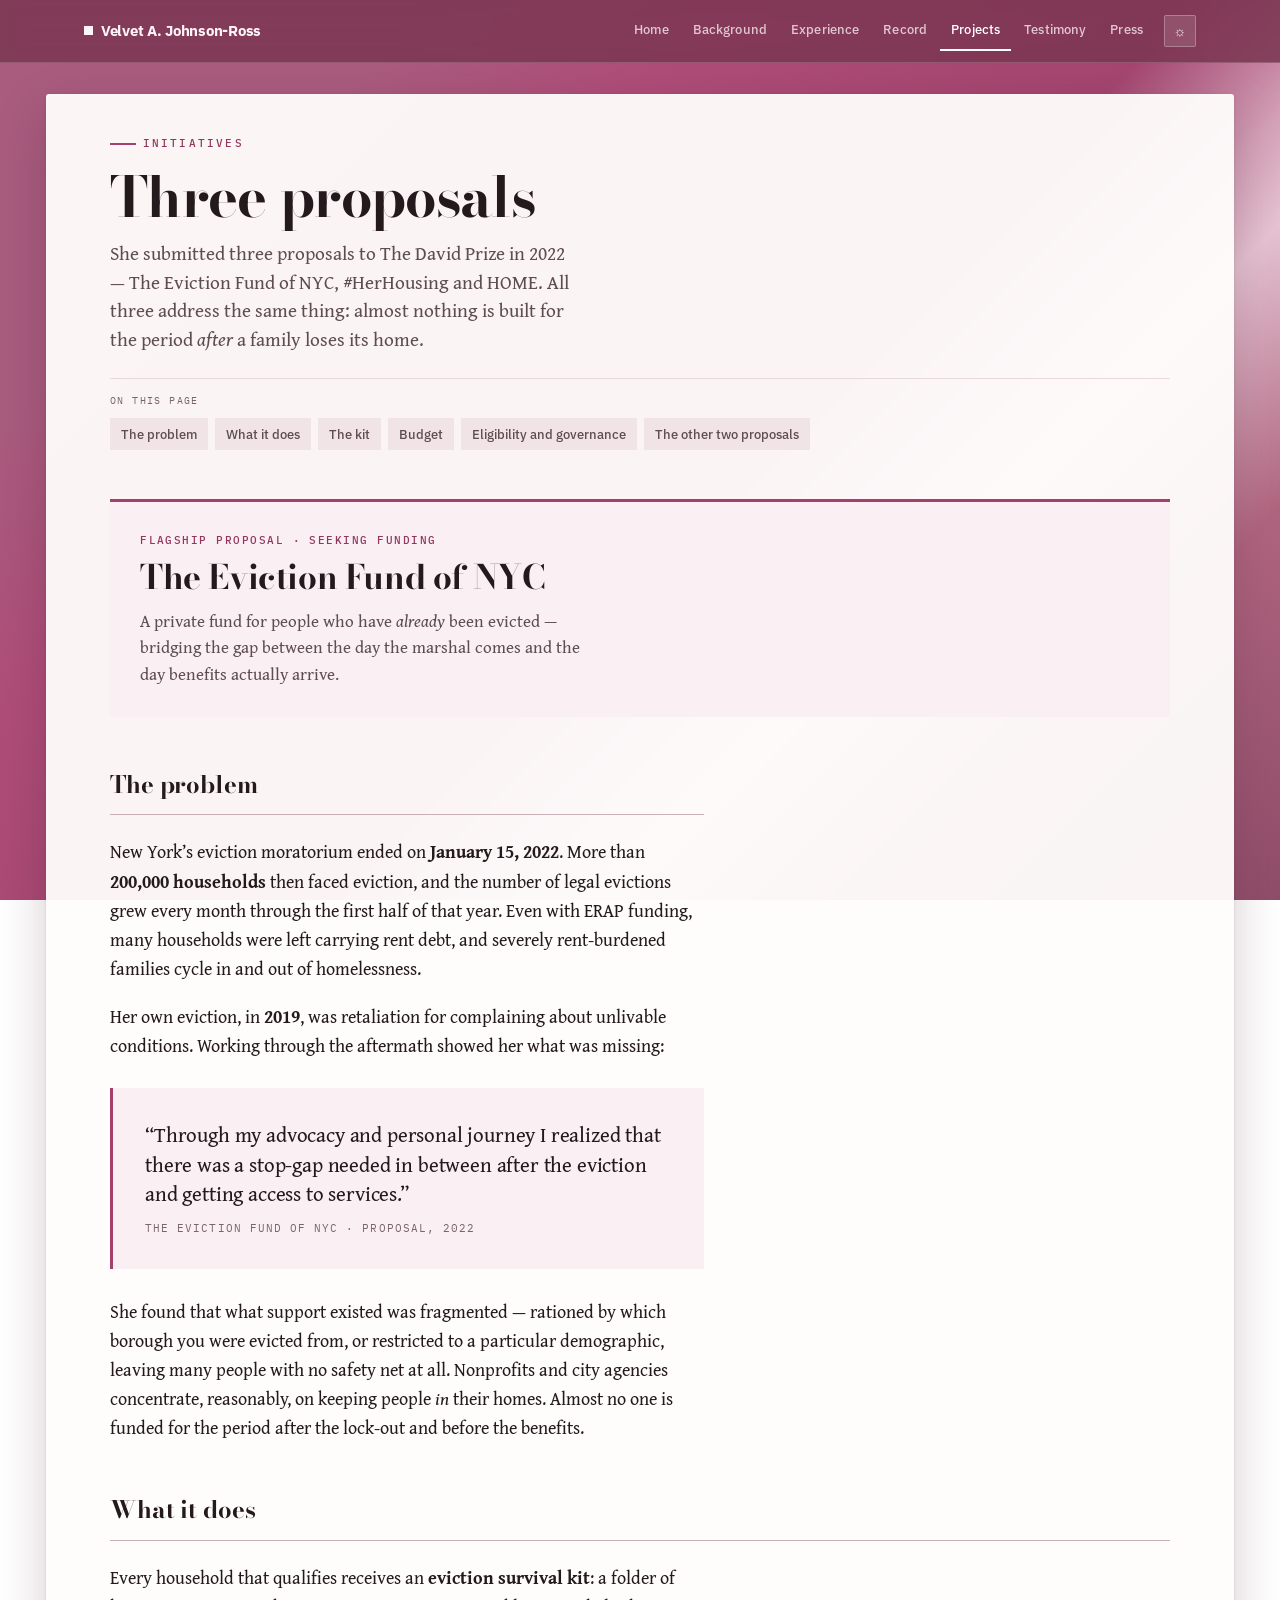
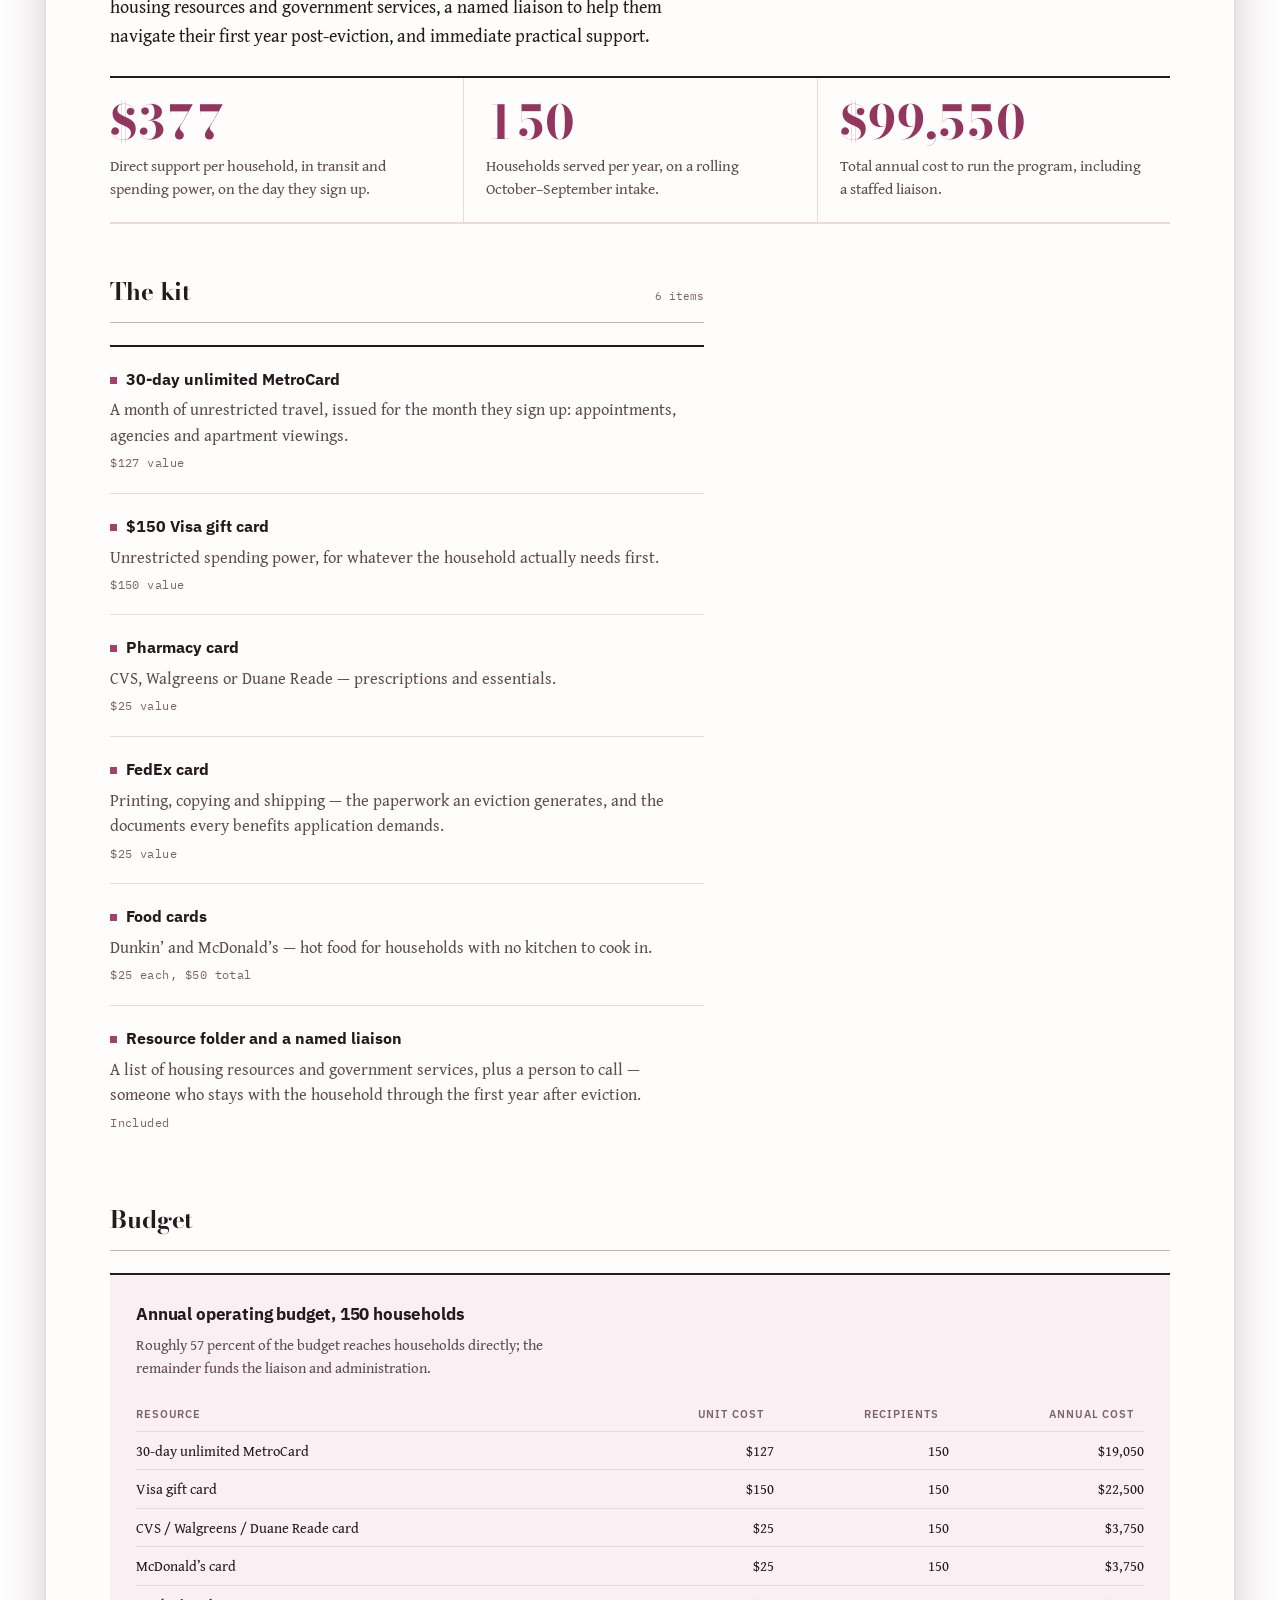
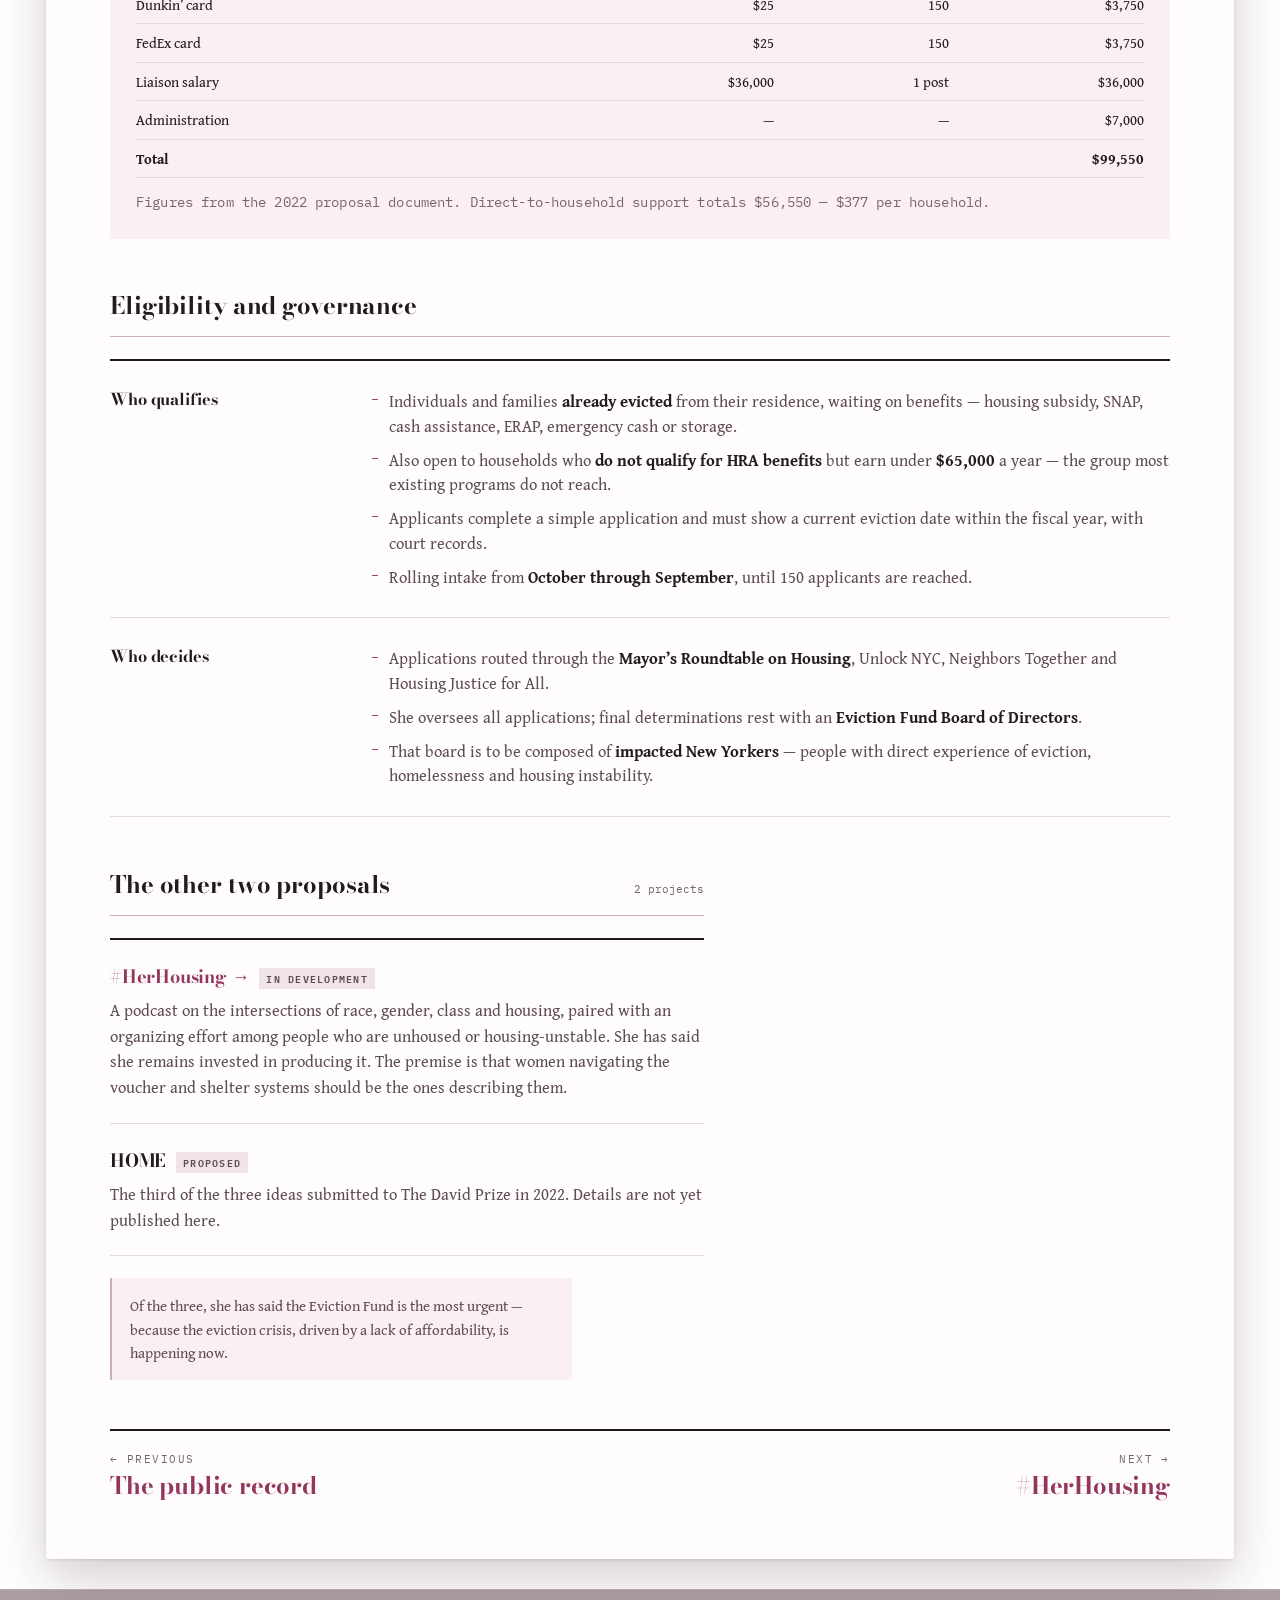
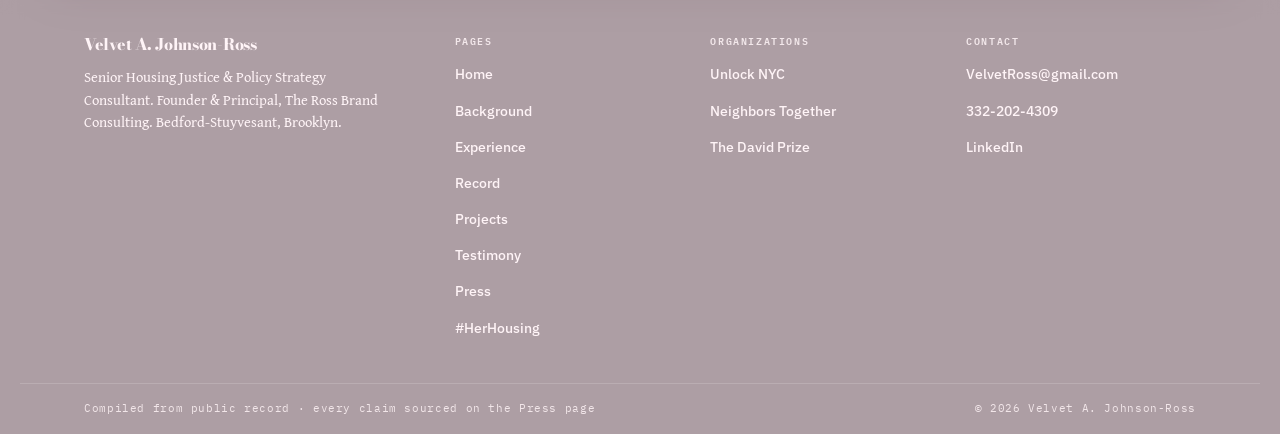
<file: initiatives.html>
<!DOCTYPE html>
<html lang="en">
<head>
<meta charset="utf-8">
<meta name="viewport" content="width=device-width,initial-scale=1">
<title>Initiatives — Velvet A. Johnson-Ross</title>
<meta name="description" content="The Eviction Fund of NYC, #HerHousing and HOME — the three initiatives Velvet A. Johnson-Ross proposed to The David Prize, including the Eviction Fund's full program design and budget.">
<link rel="canonical" href="https://velvetjohnsonross.com/initiatives.html">
<meta property="og:type" content="profile">
<meta property="og:site_name" content="Velvet A. Johnson-Ross">
<meta property="og:url" content="https://velvetjohnsonross.com/initiatives.html">
<meta property="og:title" content="Initiatives — Velvet A. Johnson-Ross">
<meta property="og:description" content="The Eviction Fund of NYC, #HerHousing and HOME.">
<meta property="og:image" content="https://velvetjohnsonross.com/assets/velvet-editorial.jpg">
<meta name="twitter:card" content="summary_large_image">
<link rel="icon" href="data:image/svg+xml,<svg xmlns='http://www.w3.org/2000/svg' viewBox='0 0 100 100'><rect width='100' height='100' fill='%23A4406E'/><text y='.9em' x='50%25' text-anchor='middle' font-size='68' font-family='Georgia,serif' font-weight='bold' fill='%23FFFBFA'>V</text></svg>">
<link rel="preconnect" href="https://fonts.googleapis.com">
<link rel="preconnect" href="https://fonts.gstatic.com" crossorigin>
<link rel="stylesheet" href="https://fonts.googleapis.com/css2?family=Bodoni+Moda:opsz,wght@6..96,400..800&family=Gentium+Book+Plus:ital,wght@0,400;0,700;1,400;1,700&family=IBM+Plex+Mono:wght@400;500;600&family=IBM+Plex+Sans:wght@400;500;600;700&family=Pinyon+Script&display=swap">
<link rel="stylesheet" href="assets/styles.css">
<script>
/* Theme: ?theme=dark|light wins, then the viewer's saved choice, else system.
   Runs before paint so there is no flash. */
(function(){
  try{
    var q=new URLSearchParams(location.search).get('theme');
    var v=q||localStorage.getItem('vjr-theme');
    if(v==='dark'||v==='light'){document.documentElement.setAttribute('data-theme',v);}
  }catch(e){}
})();
</script>
</head>
<body>
<a class="skip" href="#main">Skip to content</a>

<header class="site-header">
  <div class="bar">
    <a class="brand" href="index.html"><span class="mark"></span>Velvet A. Johnson-Ross</a>
    <nav class="site-nav" aria-label="Main">
      <a href="index.html">Home</a>
      <a href="about.html">Background</a>
      <a href="experience.html">Experience</a>
      <a href="work.html">Record</a>
      <a href="initiatives.html" aria-current="page">Projects</a>
      <a href="testimony.html">Testimony</a>
      <a href="press.html">Press</a>
      <button class="theme-toggle" type="button" id="themeToggle" aria-label="Switch between light and dark">
        <span aria-hidden="true" class="ico-sun">&#9788;</span>
        <span aria-hidden="true" class="ico-moon">&#9789;</span>
      </button>
    </nav>
  </div>
</header>

<main id="main">
  <div class="wrap">
    <div class="page stack">

      <header class="page-head" style="margin-bottom:0;border-bottom:0;padding-bottom:0">
        <p class="eyebrow">Initiatives</p>
        <h1 class="page-title">Three proposals</h1>
        <p class="page-sub">She submitted three proposals to The David Prize in 2022 &mdash; The Eviction Fund of NYC, #HerHousing and HOME. All three address the same thing: almost nothing is built for the period <em>after</em> a family loses its home.</p>
        <nav class="onpage" aria-label="On this page">
          <span class="lbl">On this page</span>
          <a href="#the-problem">The problem</a>
          <a href="#what-it-does">What it does</a>
          <a href="#the-kit">The kit</a>
          <a href="#budget">Budget</a>
          <a href="#eligibility-and-governance">Eligibility and governance</a>
          <a href="#other-proposals">The other two proposals</a>
        </nav>
      </header>

      <!-- ============================= EVICTION FUND ============================= -->
      <section id="eviction-fund">
        <div class="practice">
          <p class="role">Flagship proposal &middot; Seeking funding</p>
          <h2>The Eviction Fund of NYC</h2>
          <p class="blurb">A private fund for people who have <em>already</em> been evicted &mdash; bridging the gap between the day the marshal comes and the day benefits actually arrive.</p>
        </div>
      </section>

      <section id="the-problem">
        <div class="s-head"><h2>The problem</h2></div>
        <div class="prose measure">
          <p>New York&rsquo;s eviction moratorium ended on <strong>January 15, 2022</strong>. More than <strong>200,000 households</strong> then faced eviction, and the number of legal evictions grew every month through the first half of that year. Even with ERAP funding, many households were left carrying rent debt, and severely rent-burdened families cycle in and out of homelessness.</p>
          <p>Her own eviction, in <strong>2019</strong>, was retaliation for complaining about unlivable conditions. Working through the aftermath showed her what was missing:</p>
        </div>

        <div class="quote-inset">
          <p>&ldquo;Through my advocacy and personal journey I realized that there was a stop-gap needed in between after the eviction and getting access to services.&rdquo;</p>
          <cite>The Eviction Fund of NYC &middot; Proposal, 2022</cite>
        </div>

        <div class="prose measure">
          <p>She found that what support existed was fragmented &mdash; rationed by which borough you were evicted from, or restricted to a particular demographic, leaving many people with no safety net at all. Nonprofits and city agencies concentrate, reasonably, on keeping people <em>in</em> their homes. Almost no one is funded for the period after the lock-out and before the benefits.</p>
        </div>
      </section>

      <!-- ============================= WHAT IT DOES ============================= -->
      <section id="what-it-does">
        <div class="s-head"><h2>What it does</h2></div>
        <div class="prose measure">
          <p>Every household that qualifies receives an <strong>eviction survival kit</strong>: a folder of housing resources and government services, a named liaison to help them navigate their first year post-eviction, and immediate practical support.</p>
        </div>

        <div class="figures" style="margin-top:26px">
          <div>
            <span class="n">$377</span>
            <span class="k">Direct support per household, in transit and spending power, on the day they sign up.</span>
          </div>
          <div>
            <span class="n">150</span>
            <span class="k">Households served per year, on a rolling October&ndash;September intake.</span>
          </div>
          <div>
            <span class="n">$99,550</span>
            <span class="k">Total annual cost to run the program, including a staffed liaison.</span>
          </div>
        </div>
      </section>

      <!-- ============================= THE KIT ============================= -->
      <section id="the-kit">
        <div class="s-head"><h2>The kit</h2><span class="count">6 items</span></div>
        <div class="focus">
          <div>
            <h3>30-day unlimited MetroCard</h3>
            <p>A month of unrestricted travel, issued for the month they sign up: appointments, agencies and apartment viewings.</p>
            <span class="terms">$127 value</span>
          </div>
          <div>
            <h3>$150 Visa gift card</h3>
            <p>Unrestricted spending power, for whatever the household actually needs first.</p>
            <span class="terms">$150 value</span>
          </div>
          <div>
            <h3>Pharmacy card</h3>
            <p>CVS, Walgreens or Duane Reade &mdash; prescriptions and essentials.</p>
            <span class="terms">$25 value</span>
          </div>
          <div>
            <h3>FedEx card</h3>
            <p>Printing, copying and shipping &mdash; the paperwork an eviction generates, and the documents every benefits application demands.</p>
            <span class="terms">$25 value</span>
          </div>
          <div>
            <h3>Food cards</h3>
            <p>Dunkin&rsquo; and McDonald&rsquo;s &mdash; hot food for households with no kitchen to cook in.</p>
            <span class="terms">$25 each, $50 total</span>
          </div>
          <div>
            <h3>Resource folder and a named liaison</h3>
            <p>A list of housing resources and government services, plus a person to call &mdash; someone who stays with the household through the first year after eviction.</p>
            <span class="terms">Included</span>
          </div>
        </div>
      </section>

      <!-- ============================= BUDGET ============================= -->
      <section id="budget">
        <div class="s-head"><h2>Budget</h2></div>
        <figure class="figure" style="margin:0">
          <figcaption>
            <p class="fig-title">Annual operating budget, 150 households</p>
            <p class="fig-sub">Roughly 57 percent of the budget reaches households directly; the remainder funds the liaison and administration.</p>
          </figcaption>
          <div class="chart-scroll" tabindex="0" role="region" aria-label="Chart, scrollable horizontally">
            <table class="data" style="margin-top:16px">
              <thead>
                <tr>
                  <th scope="col">Resource</th>
                  <th scope="col" style="text-align:right">Unit cost</th>
                  <th scope="col" style="text-align:right">Recipients</th>
                  <th scope="col" style="text-align:right">Annual cost</th>
                </tr>
              </thead>
              <tbody>
                <tr><td>30-day unlimited MetroCard</td><td class="num">$127</td><td class="num">150</td><td class="num">$19,050</td></tr>
                <tr><td>Visa gift card</td><td class="num">$150</td><td class="num">150</td><td class="num">$22,500</td></tr>
                <tr><td>CVS / Walgreens / Duane Reade card</td><td class="num">$25</td><td class="num">150</td><td class="num">$3,750</td></tr>
                <tr><td>McDonald&rsquo;s card</td><td class="num">$25</td><td class="num">150</td><td class="num">$3,750</td></tr>
                <tr><td>Dunkin&rsquo; card</td><td class="num">$25</td><td class="num">150</td><td class="num">$3,750</td></tr>
                <tr><td>FedEx card</td><td class="num">$25</td><td class="num">150</td><td class="num">$3,750</td></tr>
                <tr><td>Liaison salary</td><td class="num">$36,000</td><td class="num">1 post</td><td class="num">$36,000</td></tr>
                <tr><td>Administration</td><td class="num">&mdash;</td><td class="num">&mdash;</td><td class="num">$7,000</td></tr>
                <tr>
                  <td style="font-weight:600;color:var(--ink)">Total</td>
                  <td class="num"></td><td class="num"></td>
                  <td class="num" style="font-weight:700;color:var(--ink)">$99,550</td>
                </tr>
              </tbody>
            </table>
          </div>
          <p class="scroll-hint">Scroll the table sideways &rarr;</p>
          <p class="fig-note">Figures from the 2022 proposal document. Direct-to-household support totals $56,550 &mdash; $377 per household.</p>
        </figure>
      </section>

      <!-- ============================= ELIGIBILITY & GOVERNANCE ============================= -->
      <section id="eligibility-and-governance">
        <div class="s-head"><h2>Eligibility and governance</h2></div>
        <div class="roles">
          <div class="role-block">
            <div><h3>Who qualifies</h3></div>
            <ul>
              <li>Individuals and families <b>already evicted</b> from their residence, waiting on benefits &mdash; housing subsidy, SNAP, cash assistance, ERAP, emergency cash or storage.</li>
              <li>Also open to households who <b>do not qualify for HRA benefits</b> but earn under <b>$65,000</b> a year &mdash; the group most existing programs do not reach.</li>
              <li>Applicants complete a simple application and must show a current eviction date within the fiscal year, with court records.</li>
              <li>Rolling intake from <b>October through September</b>, until 150 applicants are reached.</li>
            </ul>
          </div>
          <div class="role-block">
            <div><h3>Who decides</h3></div>
            <ul>
              <li>Applications routed through the <b>Mayor&rsquo;s Roundtable on Housing</b>, Unlock NYC, Neighbors Together and Housing Justice for All.</li>
              <li>She oversees all applications; final determinations rest with an <b>Eviction Fund Board of Directors</b>.</li>
              <li>That board is to be composed of <b>impacted New Yorkers</b> &mdash; people with direct experience of eviction, homelessness and housing instability.</li>
            </ul>
          </div>
        </div>
      </section>

      <!-- ============================= OTHER INITIATIVES ============================= -->
      <section id="other-proposals">
        <div class="s-head"><h2>The other two proposals</h2><span class="count">2 projects</span></div>
        <div class="inits">
          <div class="init">
            <div class="init-top">
              <h3><a href="herhousing.html" style="text-decoration:none">#HerHousing &rarr;</a></h3>
              <span class="status">In development</span>
            </div>
            <p>A podcast on the intersections of race, gender, class and housing, paired with an organizing effort among people who are unhoused or housing-unstable. She has said she remains invested in producing it. The premise is that women navigating the voucher and shelter systems should be the ones describing them.</p>
          </div>
          <div class="init">
            <div class="init-top">
              <h3>HOME</h3>
              <span class="status">Proposed</span>
            </div>
            <p>The third of the three ideas submitted to The David Prize in 2022. Details are not yet published here.</p>
          </div>
        </div>
        <div class="note-box">
          Of the three, she has said the Eviction Fund is the most urgent &mdash; because the eviction crisis, driven by a lack of affordability, is happening now.
        </div>
      </section>

      <nav class="pager" aria-label="Page">
        <a class="pg pg-prev" href="work.html"><span class="lbl">&larr; Previous</span><span class="t">The public record</span></a>
        <a class="pg pg-next" href="herhousing.html"><span class="lbl">Next &rarr;</span><span class="t">#HerHousing</span></a>
      </nav>

    </div>
  </div>
</main>

<footer class="site-footer">
  <div class="inner">
    <div>
      <span class="name">Velvet A. Johnson-Ross</span>
      <p class="colophon">Senior Housing Justice &amp; Policy Strategy Consultant. Founder &amp; Principal, The Ross Brand Consulting. Bedford-Stuyvesant, Brooklyn.</p>
    </div>
    <div>
      <h4>Pages</h4>
      <ul>
        <li><a href="index.html">Home</a></li>
        <li><a href="about.html">Background</a></li>
        <li><a href="experience.html">Experience</a></li>
        <li><a href="work.html">Record</a></li>
        <li><a href="initiatives.html">Projects</a></li>
        <li><a href="testimony.html">Testimony</a></li>
        <li><a href="press.html">Press</a></li>
        <li><a href="herhousing.html">#HerHousing</a></li>
      </ul>
    </div>
    <div>
      <h4>Organizations</h4>
      <ul>
        <li><a href="https://weunlock.nyc/">Unlock NYC</a></li>
        <li><a href="https://neighborstogether.org/">Neighbors Together</a></li>
        <li><a href="https://thedavidprize.org/finalists/velvet-ross/">The David Prize</a></li>
      </ul>
    </div>
    <div>
      <h4>Contact</h4>
      <ul>
        <li><a href="mailto:VelvetRoss@gmail.com">VelvetRoss@gmail.com</a></li>
        <li><a href="tel:+13322024309">332-202-4309</a></li>
        <li><a href="https://www.linkedin.com/in/velvetjohnsonross">LinkedIn</a></li>
      </ul>
    </div>
  </div>
  <div class="legal">
    <span>Compiled from public record &middot; every claim sourced on the Press page</span>
    <span>&copy; 2026 Velvet A. Johnson-Ross</span>
  </div>
</footer>
<script>
(function(){
  var b=document.getElementById('themeToggle');
  if(!b)return;
  function current(){
    var a=document.documentElement.getAttribute('data-theme');
    if(a)return a;
    return window.matchMedia&&window.matchMedia('(prefers-color-scheme: dark)').matches?'dark':'light';
  }
  function sync(){document.documentElement.setAttribute('data-mode',current());}
  sync();
  b.addEventListener('click',function(){
    var next=current()==='dark'?'light':'dark';
    document.documentElement.setAttribute('data-theme',next);
    try{localStorage.setItem('vjr-theme',next);}catch(e){}
    sync();
  });
})();
</script>
<button class="to-top" type="button" id="toTop" aria-label="Back to top">&#8593;</button>
<script>
(function(){
  /* keep the current nav item visible in the scrollable mobile nav */
  var cur=document.querySelector('.site-nav a[aria-current="page"]');
  if(cur&&cur.scrollIntoView){try{cur.scrollIntoView({block:'nearest',inline:'center'});}catch(e){}}

  /* back to top, shown once the page has actually been scrolled */
  var b=document.getElementById('toTop');
  if(b){
    var reduce=window.matchMedia&&window.matchMedia('(prefers-reduced-motion: reduce)').matches;
    var onScroll=function(){b.setAttribute('data-show',(window.scrollY>700)?'1':'0');};
    onScroll(); window.addEventListener('scroll',onScroll,{passive:true});
    b.addEventListener('click',function(){
      window.scrollTo({top:0,behavior:reduce?'auto':'smooth'});
      var s=document.querySelector('.skip'); if(s)s.focus();
    });
  }
})();
</script>
</body>
</html>
</file>
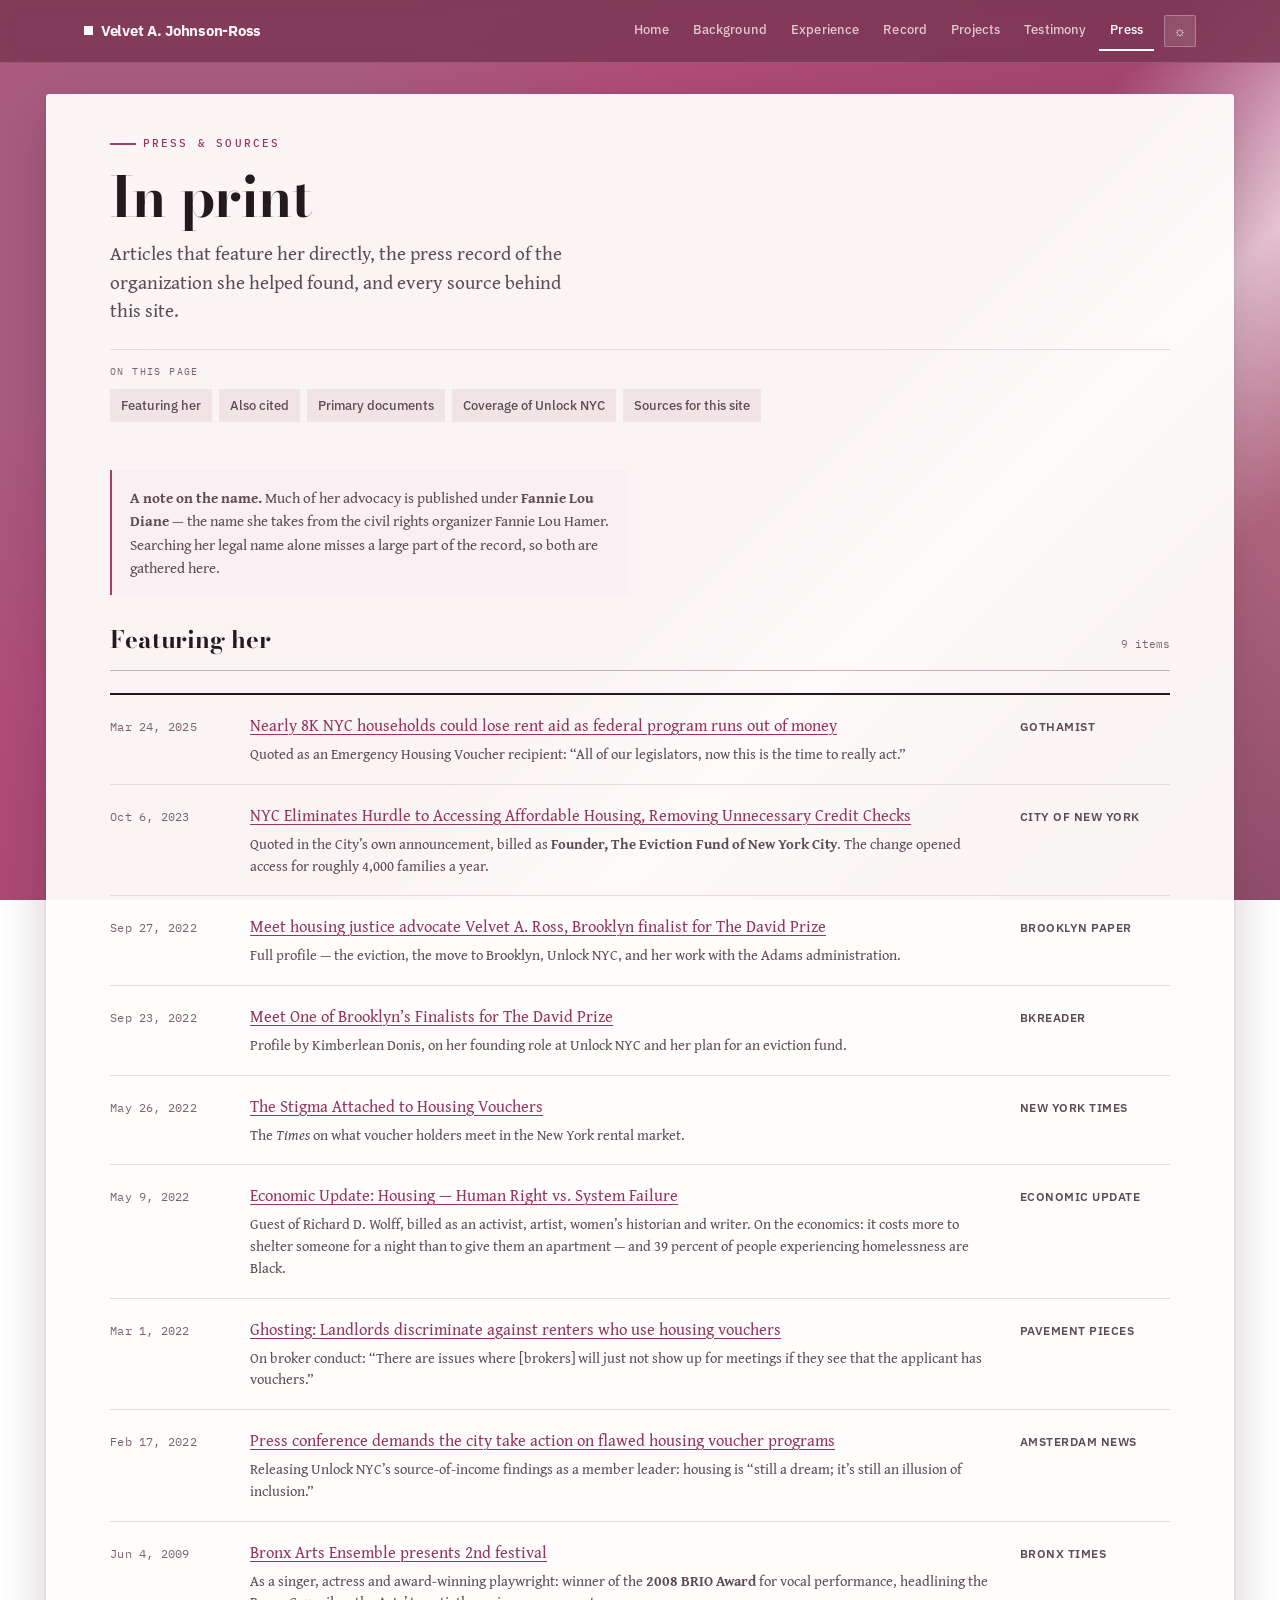
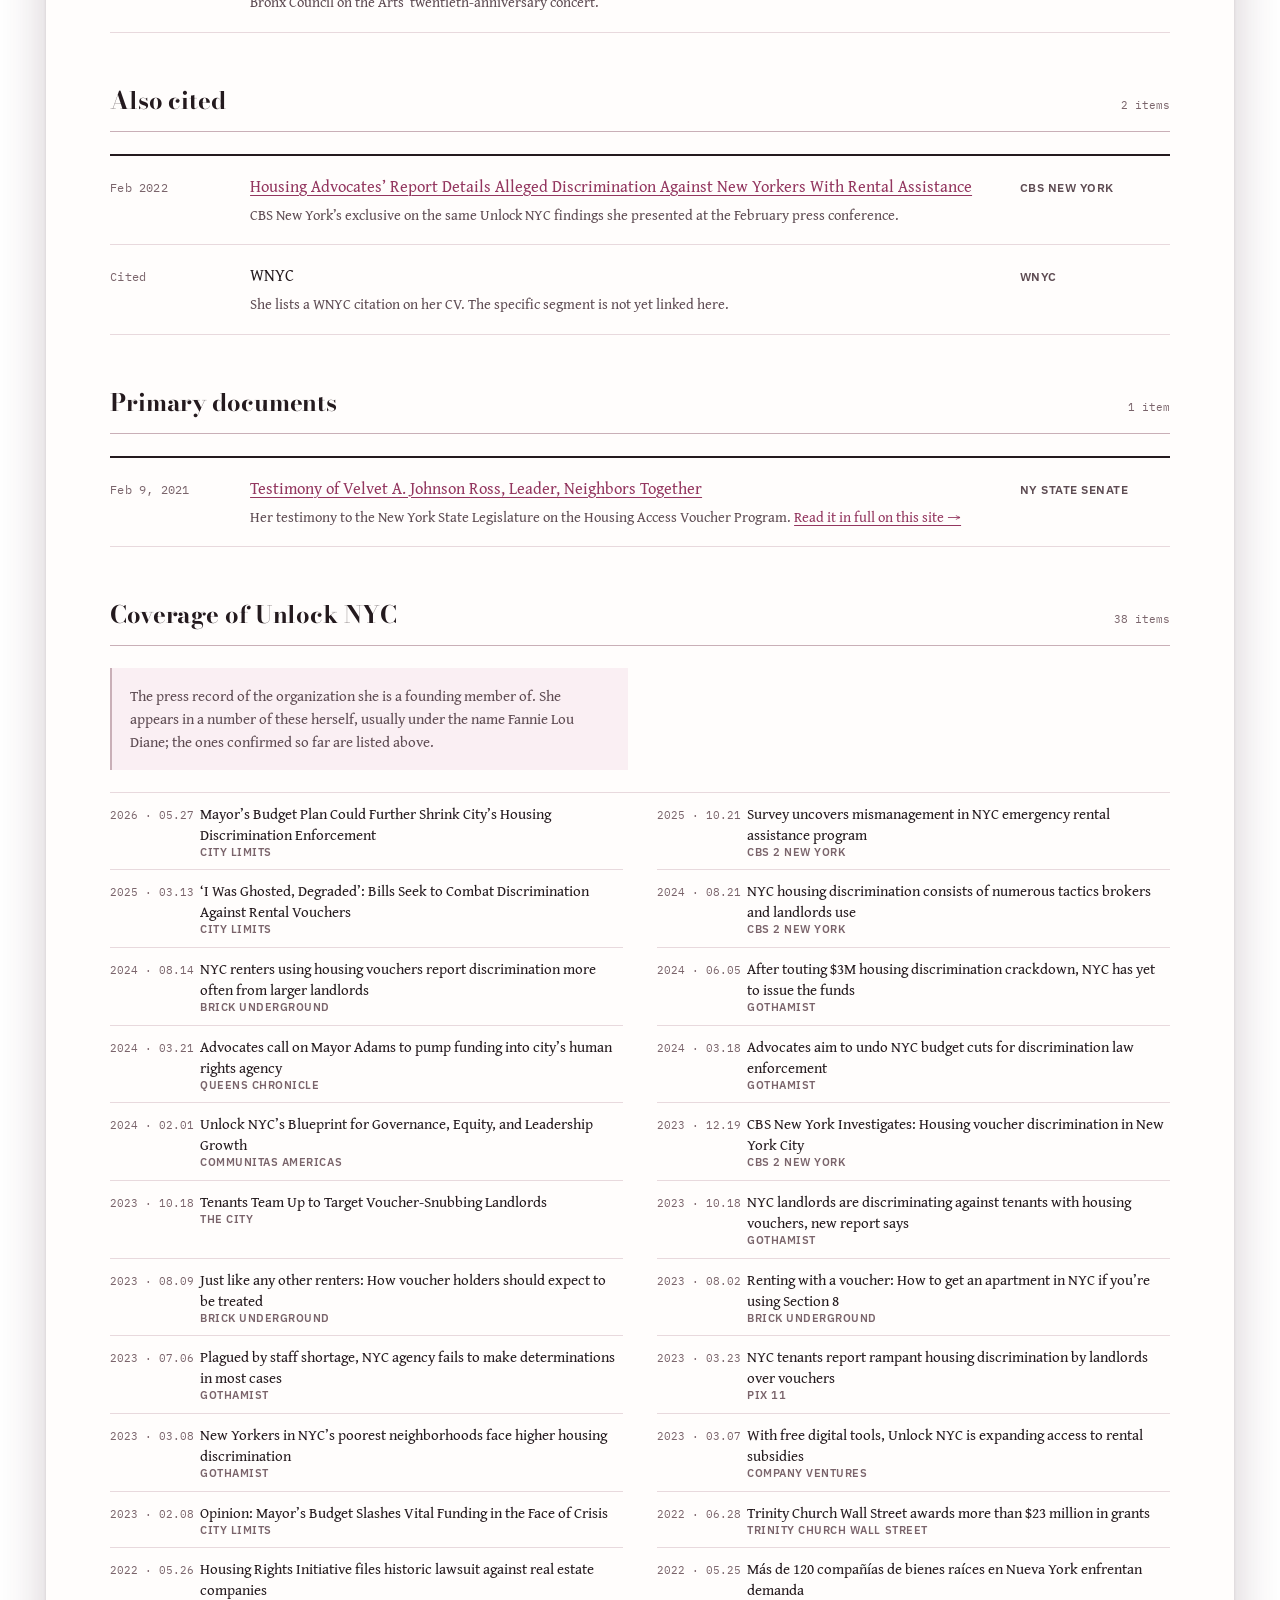
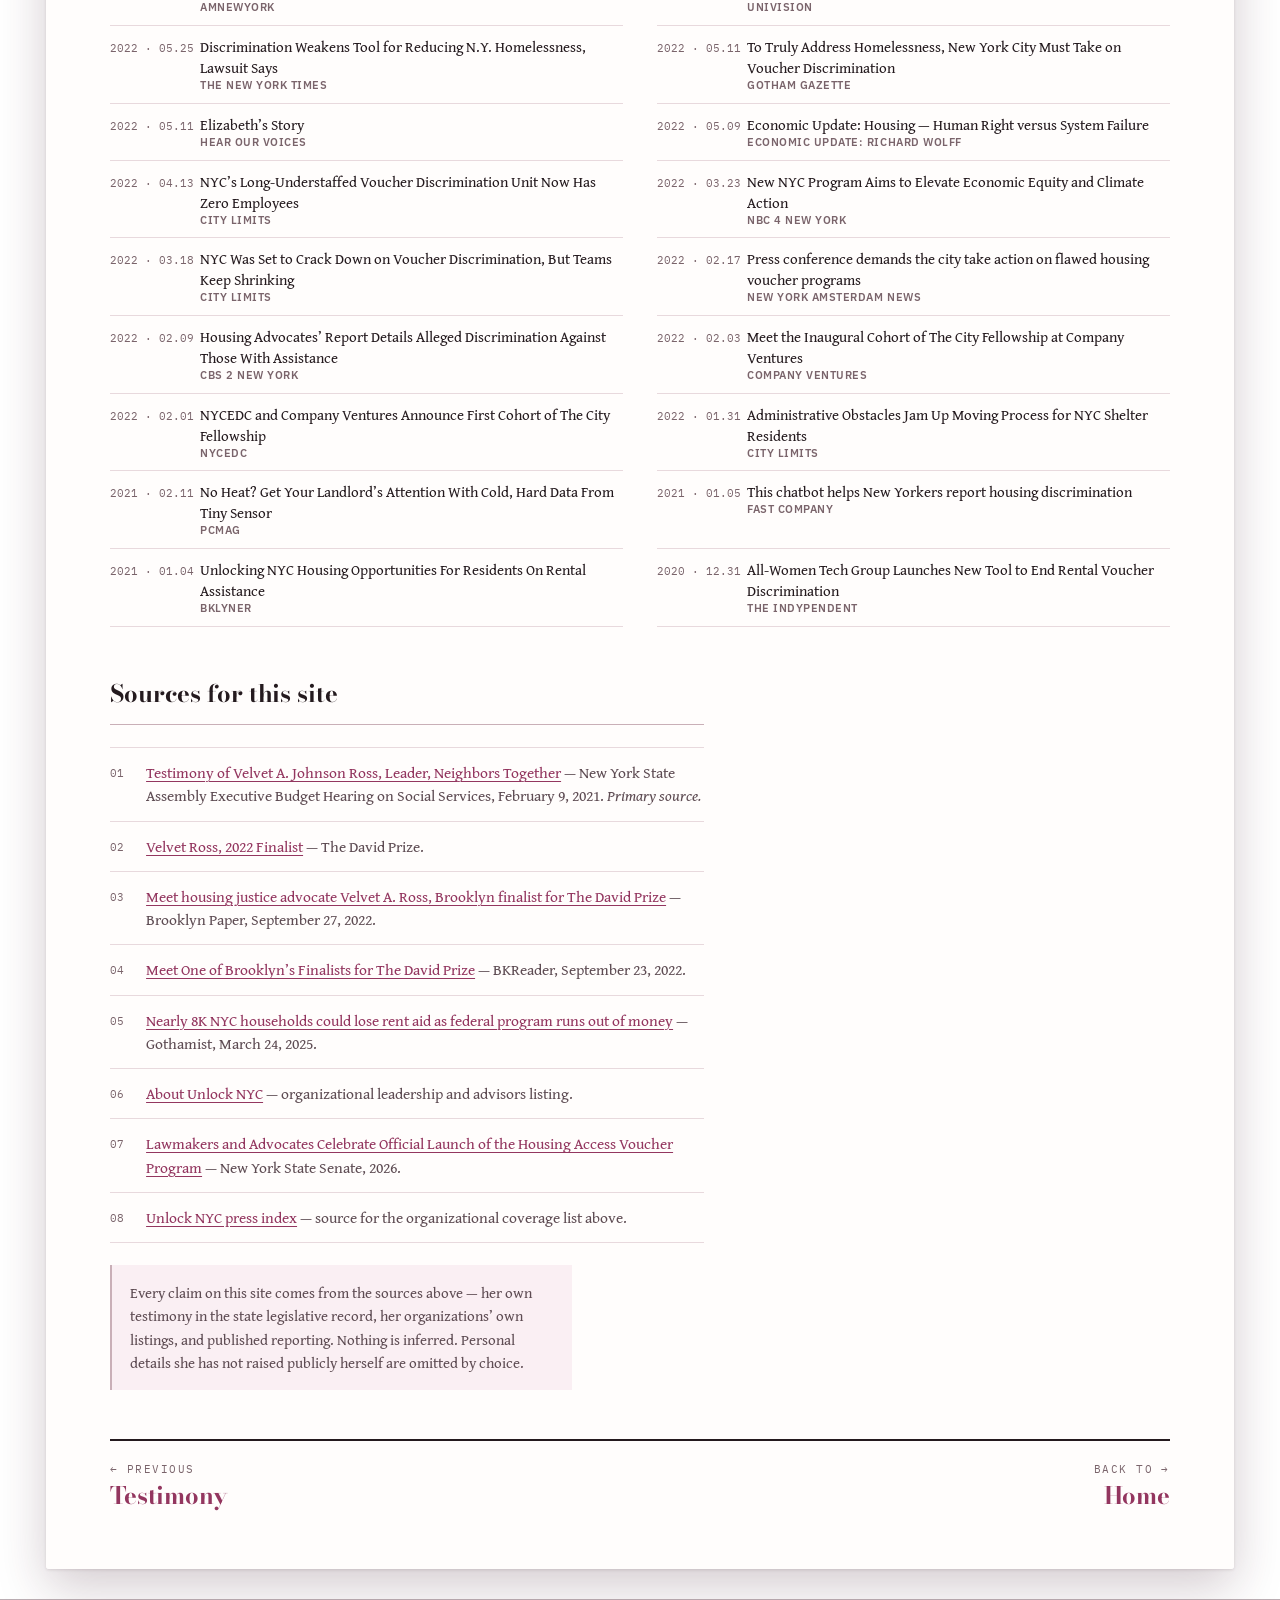
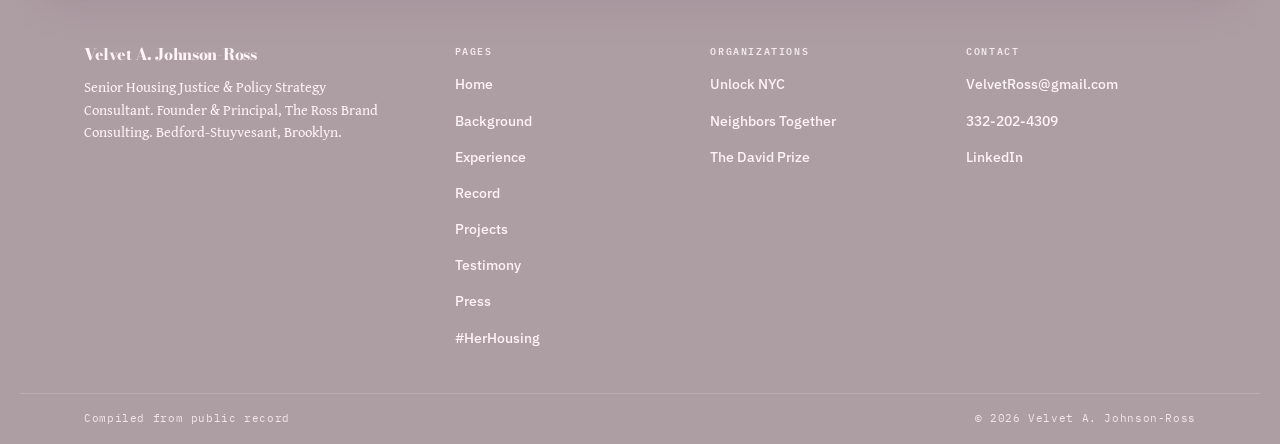
<file: press.html>
<!DOCTYPE html>
<html lang="en">
<head>
<meta charset="utf-8">
<meta name="viewport" content="width=device-width,initial-scale=1">
<title>Press — Velvet A. Johnson-Ross</title>
<meta name="description" content="Every article featuring housing justice advocate Velvet A. Johnson-Ross, plus press coverage of Unlock NYC and the sources behind this site.">
<link rel="canonical" href="https://velvetjohnsonross.com/press.html">
<meta property="og:type" content="profile">
<meta property="og:site_name" content="Velvet A. Johnson-Ross">
<meta property="og:url" content="https://velvetjohnsonross.com/press.html">
<meta property="og:title" content="Press — Velvet A. Johnson-Ross">
<meta property="og:description" content="Articles featuring Velvet A. Johnson-Ross, press coverage of Unlock NYC, and full sources.">
<meta property="og:image" content="https://velvetjohnsonross.com/assets/velvet-editorial.jpg">
<meta name="twitter:card" content="summary_large_image">
<link rel="icon" href="data:image/svg+xml,<svg xmlns='http://www.w3.org/2000/svg' viewBox='0 0 100 100'><rect width='100' height='100' fill='%23A4406E'/><text y='.9em' x='50%25' text-anchor='middle' font-size='68' font-family='Georgia,serif' font-weight='bold' fill='%23FFFBFA'>V</text></svg>">
<link rel="preconnect" href="https://fonts.googleapis.com">
<link rel="preconnect" href="https://fonts.gstatic.com" crossorigin>
<link rel="stylesheet" href="https://fonts.googleapis.com/css2?family=Bodoni+Moda:opsz,wght@6..96,400..800&family=Gentium+Book+Plus:ital,wght@0,400;0,700;1,400;1,700&family=IBM+Plex+Mono:wght@400;500;600&family=IBM+Plex+Sans:wght@400;500;600;700&family=Pinyon+Script&display=swap">
<link rel="stylesheet" href="assets/styles.css">
<script>
/* Theme: ?theme=dark|light wins, then the viewer's saved choice, else system.
   Runs before paint so there is no flash. */
(function(){
  try{
    var q=new URLSearchParams(location.search).get('theme');
    var v=q||localStorage.getItem('vjr-theme');
    if(v==='dark'||v==='light'){document.documentElement.setAttribute('data-theme',v);}
  }catch(e){}
})();
</script>
</head>
<body>
<a class="skip" href="#main">Skip to content</a>

<header class="site-header">
  <div class="bar">
    <a class="brand" href="index.html"><span class="mark"></span>Velvet A. Johnson-Ross</a>
    <nav class="site-nav" aria-label="Main">
      <a href="index.html">Home</a>
      <a href="about.html">Background</a>
      <a href="experience.html">Experience</a>
      <a href="work.html">Record</a>
      <a href="initiatives.html">Projects</a>
      <a href="testimony.html">Testimony</a>
      <a href="press.html" aria-current="page">Press</a>
      <button class="theme-toggle" type="button" id="themeToggle" aria-label="Switch between light and dark">
        <span aria-hidden="true" class="ico-sun">&#9788;</span>
        <span aria-hidden="true" class="ico-moon">&#9789;</span>
      </button>
    </nav>
  </div>
</header>

<main id="main">
  <div class="wrap">
    <div class="page stack">

      <header class="page-head" style="margin-bottom:0;border-bottom:0;padding-bottom:0">
        <p class="eyebrow">Press &amp; sources</p>
        <h1 class="page-title">In print</h1>
        <p class="page-sub">Articles that feature her directly, the press record of the organization she helped found, and every source behind this site.</p>
        <nav class="onpage" aria-label="On this page">
          <span class="lbl">On this page</span>
          <a href="#featured">Featuring her</a>
          <a href="#media">Also cited</a>
          <a href="#documents">Primary documents</a>
          <a href="#organizational">Coverage of Unlock NYC</a>
          <a href="#sources">Sources for this site</a>
        </nav>
      </header>

      <!-- ============================= FEATURING HER =============================
           TO ADD: copy a <div class="press-row"> block. Newest first.
      ====================================================================== -->
      <section id="featured">
        <div class="note-box" style="margin:0 0 26px;max-width:74ch;border-left-color:var(--brick)">
          <strong>A note on the name.</strong> Much of her advocacy is published under <strong>Fannie Lou Diane</strong> &mdash; the name she takes from the civil rights organizer Fannie Lou Hamer. Searching her legal name alone misses a large part of the record, so both are gathered here.
        </div>

        <div class="s-head"><h2>Featuring her</h2><span class="count">9 items</span></div>
        <div class="press">

          <div class="press-row">
            <span class="date">Mar 24, 2025</span>
            <div>
              <p class="headline"><a href="https://gothamist.com/news/nearly-8k-nyc-households-could-lose-rent-aid-as-federal-program-runs-out-of-money">Nearly 8K NYC households could lose rent aid as federal program runs out of money</a></p>
              <p class="note">Quoted as an Emergency Housing Voucher recipient: &ldquo;All of our legislators, now this is the time to really act.&rdquo;</p>
            </div>
            <span class="outlet">Gothamist</span>
          </div>

          <div class="press-row">
            <span class="date">Oct 6, 2023</span>
            <div>
              <p class="headline"><a href="https://www.nyc.gov/site/hpd/news/021-32/icymi-nyc-eliminates-hurdle-accessing-affordable-housing-removing-unnecessary-credit-checks">NYC Eliminates Hurdle to Accessing Affordable Housing, Removing Unnecessary Credit Checks</a></p>
              <p class="note">Quoted in the City&rsquo;s own announcement, billed as <strong>Founder, The Eviction Fund of New York City</strong>. The change opened access for roughly 4,000 families a year.</p>
            </div>
            <span class="outlet">City of New York</span>
          </div>

          <div class="press-row">
            <span class="date">Sep 27, 2022</span>
            <div>
              <p class="headline"><a href="https://www.brooklynpaper.com/housing-justice-velvet-a-ross-david-prize/">Meet housing justice advocate Velvet A. Ross, Brooklyn finalist for The David Prize</a></p>
              <p class="note">Full profile &mdash; the eviction, the move to Brooklyn, Unlock NYC, and her work with the Adams administration.</p>
            </div>
            <span class="outlet">Brooklyn Paper</span>
          </div>

          <div class="press-row">
            <span class="date">Sep 23, 2022</span>
            <div>
              <p class="headline"><a href="https://bkreader.com/2022/09/23/meet-one-of-brooklyns-finalists-for-the-david-prize/">Meet One of Brooklyn&rsquo;s Finalists for The David Prize</a></p>
              <p class="note">Profile by Kimberlean Donis, on her founding role at Unlock NYC and her plan for an eviction fund.</p>
            </div>
            <span class="outlet">BKReader</span>
          </div>

          <div class="press-row">
            <span class="date">May 26, 2022</span>
            <div>
              <p class="headline"><a href="https://www.nytimes.com/2022/05/26/nyregion/the-stigma-attached-to-housing-vouchers.html">The Stigma Attached to Housing Vouchers</a></p>
              <p class="note">The <em>Times</em> on what voucher holders meet in the New York rental market.</p>
            </div>
            <span class="outlet">New York Times</span>
          </div>

          <div class="press-row">
            <span class="date">May 9, 2022</span>
            <div>
              <p class="headline"><a href="https://www.democracyatwork.info/eu_housing_human_right_vs_system_failure">Economic Update: Housing &mdash; Human Right vs. System Failure</a></p>
              <p class="note">Guest of Richard D. Wolff, billed as an activist, artist, women&rsquo;s historian and writer. On the economics: it costs more to shelter someone for a night than to give them an apartment &mdash; and 39 percent of people experiencing homelessness are Black.</p>
            </div>
            <span class="outlet">Economic Update</span>
          </div>

          <div class="press-row">
            <span class="date">Mar 1, 2022</span>
            <div>
              <p class="headline"><a href="https://pavementpieces.com/ghosting-landlords-discriminate-against-renters-who-use-housing-vouchers/">Ghosting: Landlords discriminate against renters who use housing vouchers</a></p>
              <p class="note">On broker conduct: &ldquo;There are issues where [brokers] will just not show up for meetings if they see that the applicant has vouchers.&rdquo;</p>
            </div>
            <span class="outlet">Pavement Pieces</span>
          </div>

          <div class="press-row">
            <span class="date">Feb 17, 2022</span>
            <div>
              <p class="headline"><a href="https://amsterdamnews.com/news/2022/02/17/press-conference-demands-the-city-take-action-on-flawed-housing-voucher-programs/">Press conference demands the city take action on flawed housing voucher programs</a></p>
              <p class="note">Releasing Unlock NYC&rsquo;s source-of-income findings as a member leader: housing is &ldquo;still a dream; it&rsquo;s still an illusion of inclusion.&rdquo;</p>
            </div>
            <span class="outlet">Amsterdam News</span>
          </div>

          <div class="press-row">
            <span class="date">Jun 4, 2009</span>
            <div>
              <p class="headline"><a href="https://www.bxtimes.com/bronx-arts-ensemble-presents-2nd-festival/">Bronx Arts Ensemble presents 2nd festival</a></p>
              <p class="note">As a singer, actress and award-winning playwright: winner of the <strong>2008 BRIO Award</strong> for vocal performance, headlining the Bronx Council on the Arts&rsquo; twentieth-anniversary concert.</p>
            </div>
            <span class="outlet">Bronx Times</span>
          </div>

        </div>
      </section>

      <section id="media">
        <div class="s-head"><h2>Also cited</h2><span class="count">2 items</span></div>
        <div class="press">
          <div class="press-row">
            <span class="date">Feb 2022</span>
            <div>
              <p class="headline"><a href="https://www.cbsnews.com/newyork/news/rental-assistance-discrimination-new-york/">Housing Advocates&rsquo; Report Details Alleged Discrimination Against New Yorkers With Rental Assistance</a></p>
              <p class="note">CBS New York&rsquo;s exclusive on the same Unlock NYC findings she presented at the February press conference.</p>
            </div>
            <span class="outlet">CBS New York</span>
          </div>
          <div class="press-row">
            <span class="date">Cited</span>
            <div>
              <p class="headline">WNYC</p>
              <p class="note">She lists a WNYC citation on her CV. The specific segment is not yet linked here.</p>
            </div>
            <span class="outlet">WNYC</span>
          </div>
        </div>
      </section>

      <!-- ============================= PRIMARY DOCUMENTS ============================= -->
      <section id="documents">
        <div class="s-head"><h2>Primary documents</h2><span class="count">1 item</span></div>
        <div class="press">
          <div class="press-row">
            <span class="date">Feb 9, 2021</span>
            <div>
              <p class="headline"><a href="https://www.nysenate.gov/sites/default/files/neighbors_together_-_v._ross.21.pdf">Testimony of Velvet A. Johnson Ross, Leader, Neighbors Together</a></p>
              <p class="note">Her testimony to the New York State Legislature on the Housing Access Voucher Program. <a href="testimony.html">Read it in full on this site &rarr;</a></p>
            </div>
            <span class="outlet">NY State Senate</span>
          </div>
        </div>
      </section>

      <!-- ============================= ORG COVERAGE ============================= -->
      <section id="organizational">
        <div class="s-head"><h2>Coverage of Unlock NYC</h2><span class="count">38 items</span></div>
        <div class="note-box" style="margin-top:0;margin-bottom:22px;max-width:74ch">
          The press record of the organization she is a founding member of. She appears in a number of these herself, usually under the name Fannie Lou Diane; the ones confirmed so far are listed above.
        </div>

        <nav class="press-compact" aria-label="Unlock NYC press coverage">
          <a href="https://citylimits.org/mamdanis-budget-plan-could-further-shrink-citys-housing-discrimination-enforcement/"><span class="d">2026 · 05.27</span><span>Mayor&rsquo;s Budget Plan Could Further Shrink City&rsquo;s Housing Discrimination Enforcement<span class="o">City Limits</span></span></a>
          <a href="https://youtu.be/MamFr63l7dc"><span class="d">2025 · 10.21</span><span>Survey uncovers mismanagement in NYC emergency rental assistance program<span class="o">CBS 2 New York</span></span></a>
          <a href="https://citylimits.org/i-was-ghosted-degraded-bills-seek-to-combat-discrimination-against-rental-vouchers/"><span class="d">2025 · 03.13</span><span>&lsquo;I Was Ghosted, Degraded&rsquo;: Bills Seek to Combat Discrimination Against Rental Vouchers<span class="o">City Limits</span></span></a>
          <a href="https://www.cbsnews.com/amp/newyork/news/new-york-city-housing-discrimination/"><span class="d">2024 · 08.21</span><span>NYC housing discrimination consists of numerous tactics brokers and landlords use<span class="o">CBS 2 New York</span></span></a>
          <a href="https://www.brickunderground.com/rent/source-of-income-housing-voucher-discrimination-report-unlock-nyc"><span class="d">2024 · 08.14</span><span>NYC renters using housing vouchers report discrimination more often from larger landlords<span class="o">Brick Underground</span></span></a>
          <a href="https://gothamist.com/news/after-touting-3m-housing-discrimination-crackdown-nyc-has-yet-to-issue-the-funds"><span class="d">2024 · 06.05</span><span>After touting $3M housing discrimination crackdown, NYC has yet to issue the funds<span class="o">Gothamist</span></span></a>
          <a href="https://qns.com/2024/03/advocates-call-mayor-adams-funding-city-human-rights-agency/"><span class="d">2024 · 03.21</span><span>Advocates call on Mayor Adams to pump funding into city&rsquo;s human rights agency<span class="o">Queens Chronicle</span></span></a>
          <a href="https://gothamist.com/news/advocates-aim-to-undo-nyc-budget-cuts-for-discrimination-law-enforcement"><span class="d">2024 · 03.18</span><span>Advocates aim to undo NYC budget cuts for discrimination law enforcement<span class="o">Gothamist</span></span></a>
          <a href="https://communitasamerica.org/news/latest?id=138"><span class="d">2024 · 02.01</span><span>Unlock NYC&rsquo;s Blueprint for Governance, Equity, and Leadership Growth<span class="o">Communitas Americas</span></span></a>
          <a href="https://www.cbsnews.com/newyork/news/cbs-new-york-investigates-housing-voucher-discrimination-in-new-york-city/"><span class="d">2023 · 12.19</span><span>CBS New York Investigates: Housing voucher discrimination in New York City<span class="o">CBS 2 New York</span></span></a>
          <a href="https://www.thecity.nyc/2023/10/18/tenants-team-up-to-target-voucher-snubbing-landlords/"><span class="d">2023 · 10.18</span><span>Tenants Team Up to Target Voucher-Snubbing Landlords<span class="o">The City</span></span></a>
          <a href="https://gothamist.com/news/nyc-landlords-are-discriminating-against-tenants-with-housing-vouchers-new-report-says"><span class="d">2023 · 10.18</span><span>NYC landlords are discriminating against tenants with housing vouchers, new report says<span class="o">Gothamist</span></span></a>
          <a href="https://www.brickunderground.com/rent/voucher-holders-agents-responsibilities-treatment"><span class="d">2023 · 08.09</span><span>Just like any other renters: How voucher holders should expect to be treated<span class="o">Brick Underground</span></span></a>
          <a href="https://www.brickunderground.com/rent/best-advice-how-to-rent-housing-voucher-section-8-discrimination-nyc"><span class="d">2023 · 08.02</span><span>Renting with a voucher: How to get an apartment in NYC if you&rsquo;re using Section 8<span class="o">Brick Underground</span></span></a>
          <a href="https://gothamist.com/news/plagued-by-staff-shortage-nyc-agency-fails-to-make-determinations-in-most-discrimination-cases"><span class="d">2023 · 07.06</span><span>Plagued by staff shortage, NYC agency fails to make determinations in most cases<span class="o">Gothamist</span></span></a>
          <a href="https://pix11.com/news/local-news/nyc-tenants-report-rampant-housing-discrimination-from-landlords-over-vouchers/"><span class="d">2023 · 03.23</span><span>NYC tenants report rampant housing discrimination by landlords over vouchers<span class="o">PIX 11</span></span></a>
          <a href="https://gothamist.com/news/new-yorkers-in-nycs-poorest-neighborhoods-face-higher-housing-discrimination-analysis-finds"><span class="d">2023 · 03.08</span><span>New Yorkers in NYC&rsquo;s poorest neighborhoods face higher housing discrimination<span class="o">Gothamist</span></span></a>
          <a href="https://companyventures.co/post/with-free-digital-tools-unlock-nyc-is-expanding-access-to-rental-subsidies"><span class="d">2023 · 03.07</span><span>With free digital tools, Unlock NYC is expanding access to rental subsidies<span class="o">Company Ventures</span></span></a>
          <a href="https://citylimits.org/2023/02/08/opinion-mayors-budget-slashes-vital-funding-in-the-face-of-humanitarian-crisis/"><span class="d">2023 · 02.08</span><span>Opinion: Mayor&rsquo;s Budget Slashes Vital Funding in the Face of Crisis<span class="o">City Limits</span></span></a>
          <a href="https://trinitywallstreet.org/stories-news/trinity-church-wall-street-awards-more-23-million-grants"><span class="d">2022 · 06.28</span><span>Trinity Church Wall Street awards more than $23 million in grants<span class="o">Trinity Church Wall Street</span></span></a>
          <a href="https://www.amny.com/news/housing-rights-initiative-files-historic-lawsuit/"><span class="d">2022 · 05.26</span><span>Housing Rights Initiative files historic lawsuit against real estate companies<span class="o">amNewYork</span></span></a>
          <a href="https://www.univision.com/local/nueva-york-wxtv/mas-de-120-companias-de-bienes-raices-en-nueva-york-enfrentan-demanda-por-presuntas-practicas-discriminatorias-video"><span class="d">2022 · 05.25</span><span>M&aacute;s de 120 compa&ntilde;&iacute;as de bienes ra&iacute;ces en Nueva York enfrentan demanda<span class="o">Univision</span></span></a>
          <a href="https://www.nytimes.com/2022/05/25/nyregion/ny-vouchers-homeless-discrimination.html"><span class="d">2022 · 05.25</span><span>Discrimination Weakens Tool for Reducing N.Y. Homelessness, Lawsuit Says<span class="o">The New York Times</span></span></a>
          <a href="https://www.gothamgazette.com/130-opinion/130-opinion/11284-homelessness-new-york-city-housing-voucher-discrimination"><span class="d">2022 · 05.11</span><span>To Truly Address Homelessness, New York City Must Take on Voucher Discrimination<span class="o">Gotham Gazette</span></span></a>
          <a href="https://anchor.fm/nyc-hearourvoices"><span class="d">2022 · 05.11</span><span>Elizabeth&rsquo;s Story<span class="o">Hear Our Voices</span></span></a>
          <a href="https://www.youtube.com/watch?v=2HS0RNk4sjE"><span class="d">2022 · 05.09</span><span>Economic Update: Housing &mdash; Human Right versus System Failure<span class="o">Economic Update: Richard Wolff</span></span></a>
          <a href="https://citylimits.org/2022/04/13/nycs-long-understaffed-voucher-discrimination-unit-now-has-zero-employees/"><span class="d">2022 · 04.13</span><span>NYC&rsquo;s Long-Understaffed Voucher Discrimination Unit Now Has Zero Employees<span class="o">City Limits</span></span></a>
          <a href="https://www.nbcnewyork.com/news/local/new-nyc-program-aims-to-elevate-economic-equity-and-climate-action/3610941/"><span class="d">2022 · 03.23</span><span>New NYC Program Aims to Elevate Economic Equity and Climate Action<span class="o">NBC 4 New York</span></span></a>
          <a href="https://citylimits.org/2022/03/18/nyc-was-set-to-crack-down-on-voucher-discrimination-but-its-enforcement-teams-keep-shrinking/"><span class="d">2022 · 03.18</span><span>NYC Was Set to Crack Down on Voucher Discrimination, But Teams Keep Shrinking<span class="o">City Limits</span></span></a>
          <a href="https://amsterdamnews.com/news/2022/02/17/press-conference-demands-the-city-take-action-on-flawed-housing-voucher-programs/"><span class="d">2022 · 02.17</span><span>Press conference demands the city take action on flawed housing voucher programs<span class="o">New York Amsterdam News</span></span></a>
          <a href="https://newyork.cbslocal.com/2022/02/09/rental-assistance-discrimination-new-york/"><span class="d">2022 · 02.09</span><span>Housing Advocates&rsquo; Report Details Alleged Discrimination Against Those With Assistance<span class="o">CBS 2 New York</span></span></a>
          <a href="https://medium.com/company-ventures/meet-the-inaugural-cohort-of-the-city-fellowship-at-company-ventures-a65d7f59623f"><span class="d">2022 · 02.03</span><span>Meet the Inaugural Cohort of The City Fellowship at Company Ventures<span class="o">Company Ventures</span></span></a>
          <a href="https://edc.nyc/press-release/nycedc-and-company-ventures-announce-first-cohort-city-fellowship"><span class="d">2022 · 02.01</span><span>NYCEDC and Company Ventures Announce First Cohort of The City Fellowship<span class="o">NYCEDC</span></span></a>
          <a href="https://citylimits.org/2022/01/31/administrative-obstacles-jam-up-moving-process-for-nyc-shelter-residents/"><span class="d">2022 · 01.31</span><span>Administrative Obstacles Jam Up Moving Process for NYC Shelter Residents<span class="o">City Limits</span></span></a>
          <a href="https://www.pcmag.com/news/no-heat-get-your-landlords-attention-with-cold-hard-data-from-this-tiny"><span class="d">2021 · 02.11</span><span>No Heat? Get Your Landlord&rsquo;s Attention With Cold, Hard Data From Tiny Sensor<span class="o">PCMag</span></span></a>
          <a href="https://www.fastcompany.com/90590837/this-chatbot-helps-new-yorkers-report-housing-discrimination"><span class="d">2021 · 01.05</span><span>This chatbot helps New Yorkers report housing discrimination<span class="o">Fast Company</span></span></a>
          <a href="https://bklyner.com/unlocking-nyc-housing-opportunities-for-residents-on-rental-assistance"><span class="d">2021 · 01.04</span><span>Unlocking NYC Housing Opportunities For Residents On Rental Assistance<span class="o">Bklyner</span></span></a>
          <a href="https://indypendent.org/2020/12/unlocknyc/"><span class="d">2020 · 12.31</span><span>All-Women Tech Group Launches New Tool to End Rental Voucher Discrimination<span class="o">The Indypendent</span></span></a>
        </nav>
      </section>

      <!-- ============================= SOURCES ============================= -->
      <section id="sources">
        <div class="s-head"><h2>Sources for this site</h2></div>
        <div class="sources measure">
          <ol>
            <li><span><a href="https://www.nysenate.gov/sites/default/files/neighbors_together_-_v._ross.21.pdf">Testimony of Velvet A. Johnson Ross, Leader, Neighbors Together</a> &mdash; New York State Assembly Executive Budget Hearing on Social Services, February 9, 2021. <em>Primary source.</em></span></li>
            <li><span><a href="https://thedavidprize.org/finalists/velvet-ross/">Velvet Ross, 2022 Finalist</a> &mdash; The David Prize.</span></li>
            <li><span><a href="https://www.brooklynpaper.com/housing-justice-velvet-a-ross-david-prize/">Meet housing justice advocate Velvet A. Ross, Brooklyn finalist for The David Prize</a> &mdash; Brooklyn Paper, September 27, 2022.</span></li>
            <li><span><a href="https://bkreader.com/2022/09/23/meet-one-of-brooklyns-finalists-for-the-david-prize/">Meet One of Brooklyn&rsquo;s Finalists for The David Prize</a> &mdash; BKReader, September 23, 2022.</span></li>
            <li><span><a href="https://gothamist.com/news/nearly-8k-nyc-households-could-lose-rent-aid-as-federal-program-runs-out-of-money">Nearly 8K NYC households could lose rent aid as federal program runs out of money</a> &mdash; Gothamist, March 24, 2025.</span></li>
            <li><span><a href="https://weunlock.nyc/about/">About Unlock NYC</a> &mdash; organizational leadership and advisors listing.</span></li>
            <li><span><a href="https://www.nysenate.gov/newsroom/press-releases/2026/brian-kavanagh/kavanagh-rosenthal-lawmakers-advocates-celebrate">Lawmakers and Advocates Celebrate Official Launch of the Housing Access Voucher Program</a> &mdash; New York State Senate, 2026.</span></li>
            <li><span><a href="https://weunlock.nyc/press/">Unlock NYC press index</a> &mdash; source for the organizational coverage list above.</span></li>
          </ol>
          <div class="note-box">
            Every claim on this site comes from the sources above &mdash; her own testimony in the state legislative record, her organizations&rsquo; own listings, and published reporting. Nothing is inferred. Personal details she has not raised publicly herself are omitted by choice.
          </div>
        </div>
      </section>

      <nav class="pager" aria-label="Page">
        <a class="pg pg-prev" href="testimony.html"><span class="lbl">&larr; Previous</span><span class="t">Testimony</span></a>
        <a class="pg pg-next" href="index.html"><span class="lbl">Back to &rarr;</span><span class="t">Home</span></a>
      </nav>

    </div>
  </div>
</main>

<footer class="site-footer">
  <div class="inner">
    <div>
      <span class="name">Velvet A. Johnson-Ross</span>
      <p class="colophon">Senior Housing Justice &amp; Policy Strategy Consultant. Founder &amp; Principal, The Ross Brand Consulting. Bedford-Stuyvesant, Brooklyn.</p>
    </div>
    <div>
      <h4>Pages</h4>
      <ul>
        <li><a href="index.html">Home</a></li>
        <li><a href="about.html">Background</a></li>
        <li><a href="experience.html">Experience</a></li>
        <li><a href="work.html">Record</a></li>
        <li><a href="initiatives.html">Projects</a></li>
        <li><a href="testimony.html">Testimony</a></li>
        <li><a href="press.html">Press</a></li>
        <li><a href="herhousing.html">#HerHousing</a></li>
      </ul>
    </div>
    <div>
      <h4>Organizations</h4>
      <ul>
        <li><a href="https://weunlock.nyc/">Unlock NYC</a></li>
        <li><a href="https://neighborstogether.org/">Neighbors Together</a></li>
        <li><a href="https://thedavidprize.org/finalists/velvet-ross/">The David Prize</a></li>
      </ul>
    </div>
    <div>
      <h4>Contact</h4>
      <ul>
        <li><a href="mailto:VelvetRoss@gmail.com">VelvetRoss@gmail.com</a></li>
        <li><a href="tel:+13322024309">332-202-4309</a></li>
        <li><a href="https://www.linkedin.com/in/velvetjohnsonross">LinkedIn</a></li>
      </ul>
    </div>
  </div>
  <div class="legal">
    <span>Compiled from public record</span>
    <span>&copy; 2026 Velvet A. Johnson-Ross</span>
  </div>
</footer>
<script>
(function(){
  var b=document.getElementById('themeToggle');
  if(!b)return;
  function current(){
    var a=document.documentElement.getAttribute('data-theme');
    if(a)return a;
    return window.matchMedia&&window.matchMedia('(prefers-color-scheme: dark)').matches?'dark':'light';
  }
  function sync(){document.documentElement.setAttribute('data-mode',current());}
  sync();
  b.addEventListener('click',function(){
    var next=current()==='dark'?'light':'dark';
    document.documentElement.setAttribute('data-theme',next);
    try{localStorage.setItem('vjr-theme',next);}catch(e){}
    sync();
  });
})();
</script>
<button class="to-top" type="button" id="toTop" aria-label="Back to top">&#8593;</button>
<script>
(function(){
  /* keep the current nav item visible in the scrollable mobile nav */
  var cur=document.querySelector('.site-nav a[aria-current="page"]');
  if(cur&&cur.scrollIntoView){try{cur.scrollIntoView({block:'nearest',inline:'center'});}catch(e){}}

  /* back to top, shown once the page has actually been scrolled */
  var b=document.getElementById('toTop');
  if(b){
    var reduce=window.matchMedia&&window.matchMedia('(prefers-reduced-motion: reduce)').matches;
    var onScroll=function(){b.setAttribute('data-show',(window.scrollY>700)?'1':'0');};
    onScroll(); window.addEventListener('scroll',onScroll,{passive:true});
    b.addEventListener('click',function(){
      window.scrollTo({top:0,behavior:reduce?'auto':'smooth'});
      var s=document.querySelector('.skip'); if(s)s.focus();
    });
  }
})();
</script>
</body>
</html>
</file>
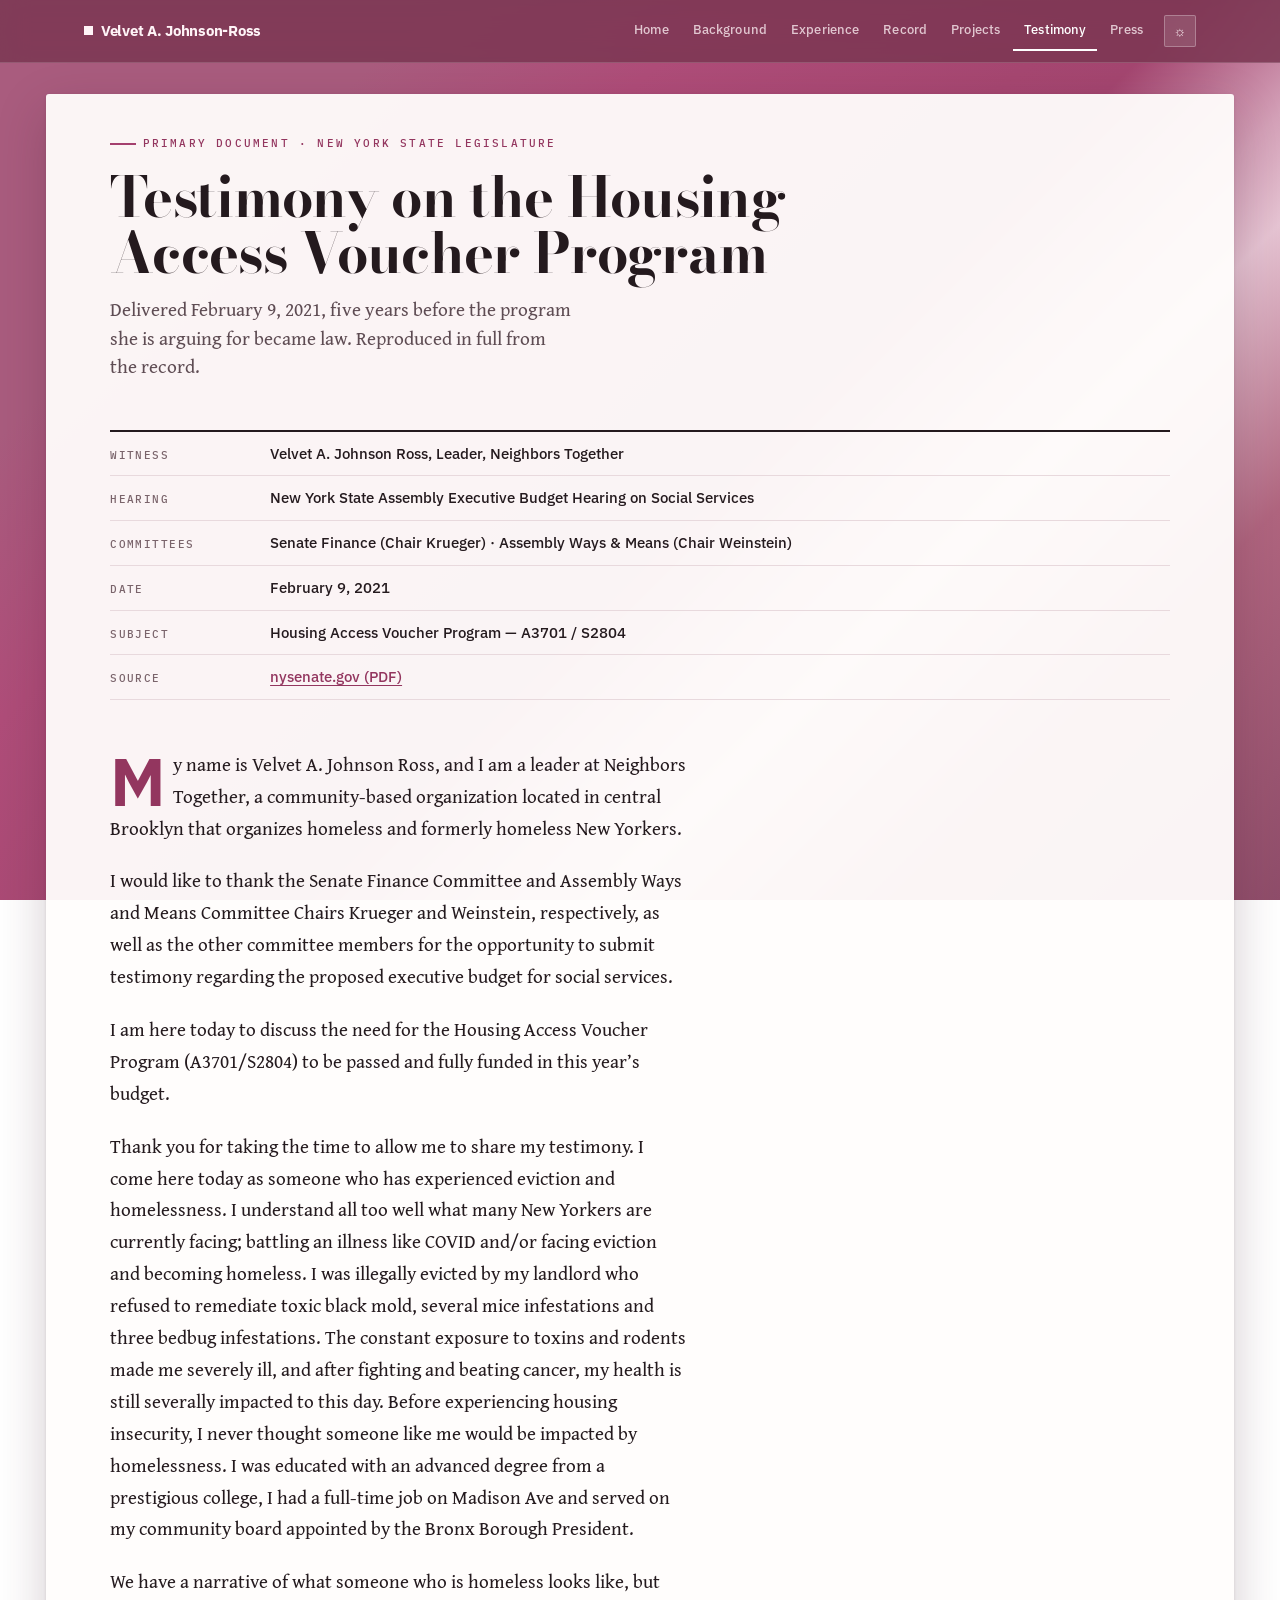
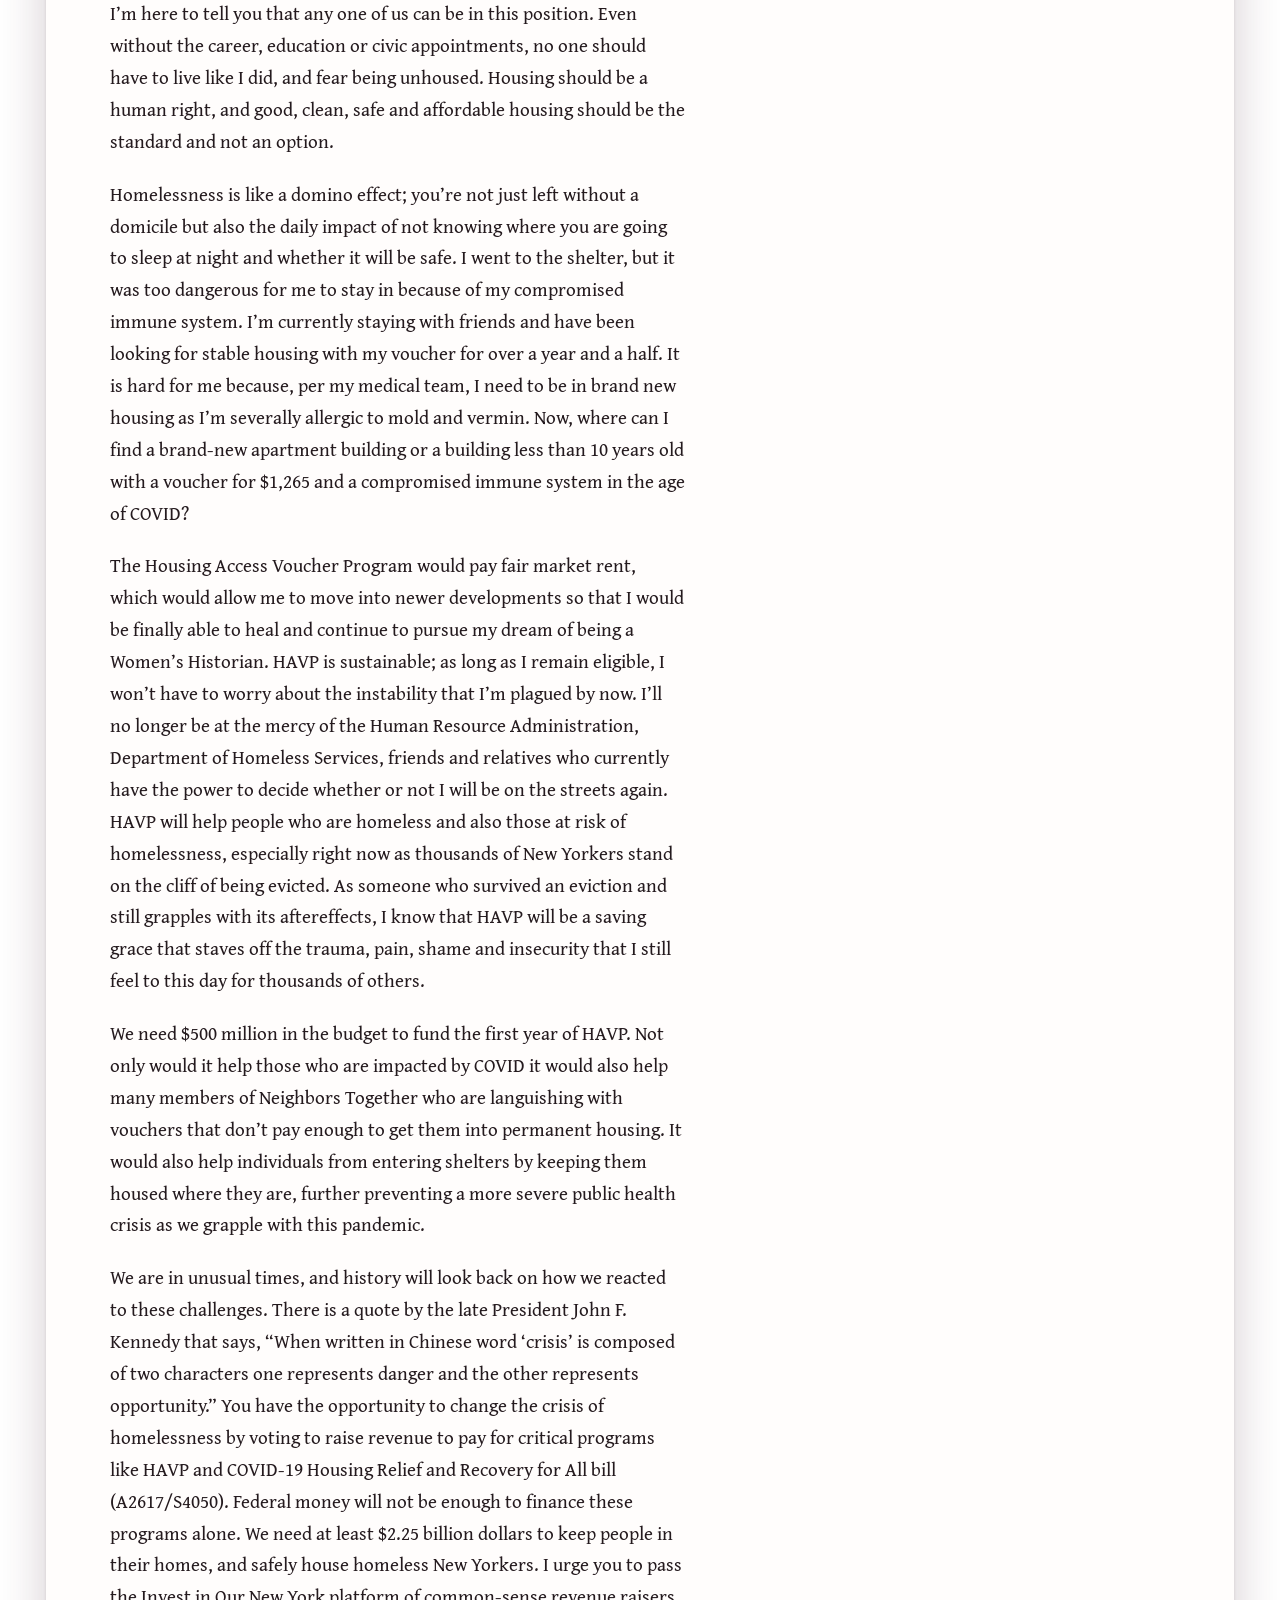
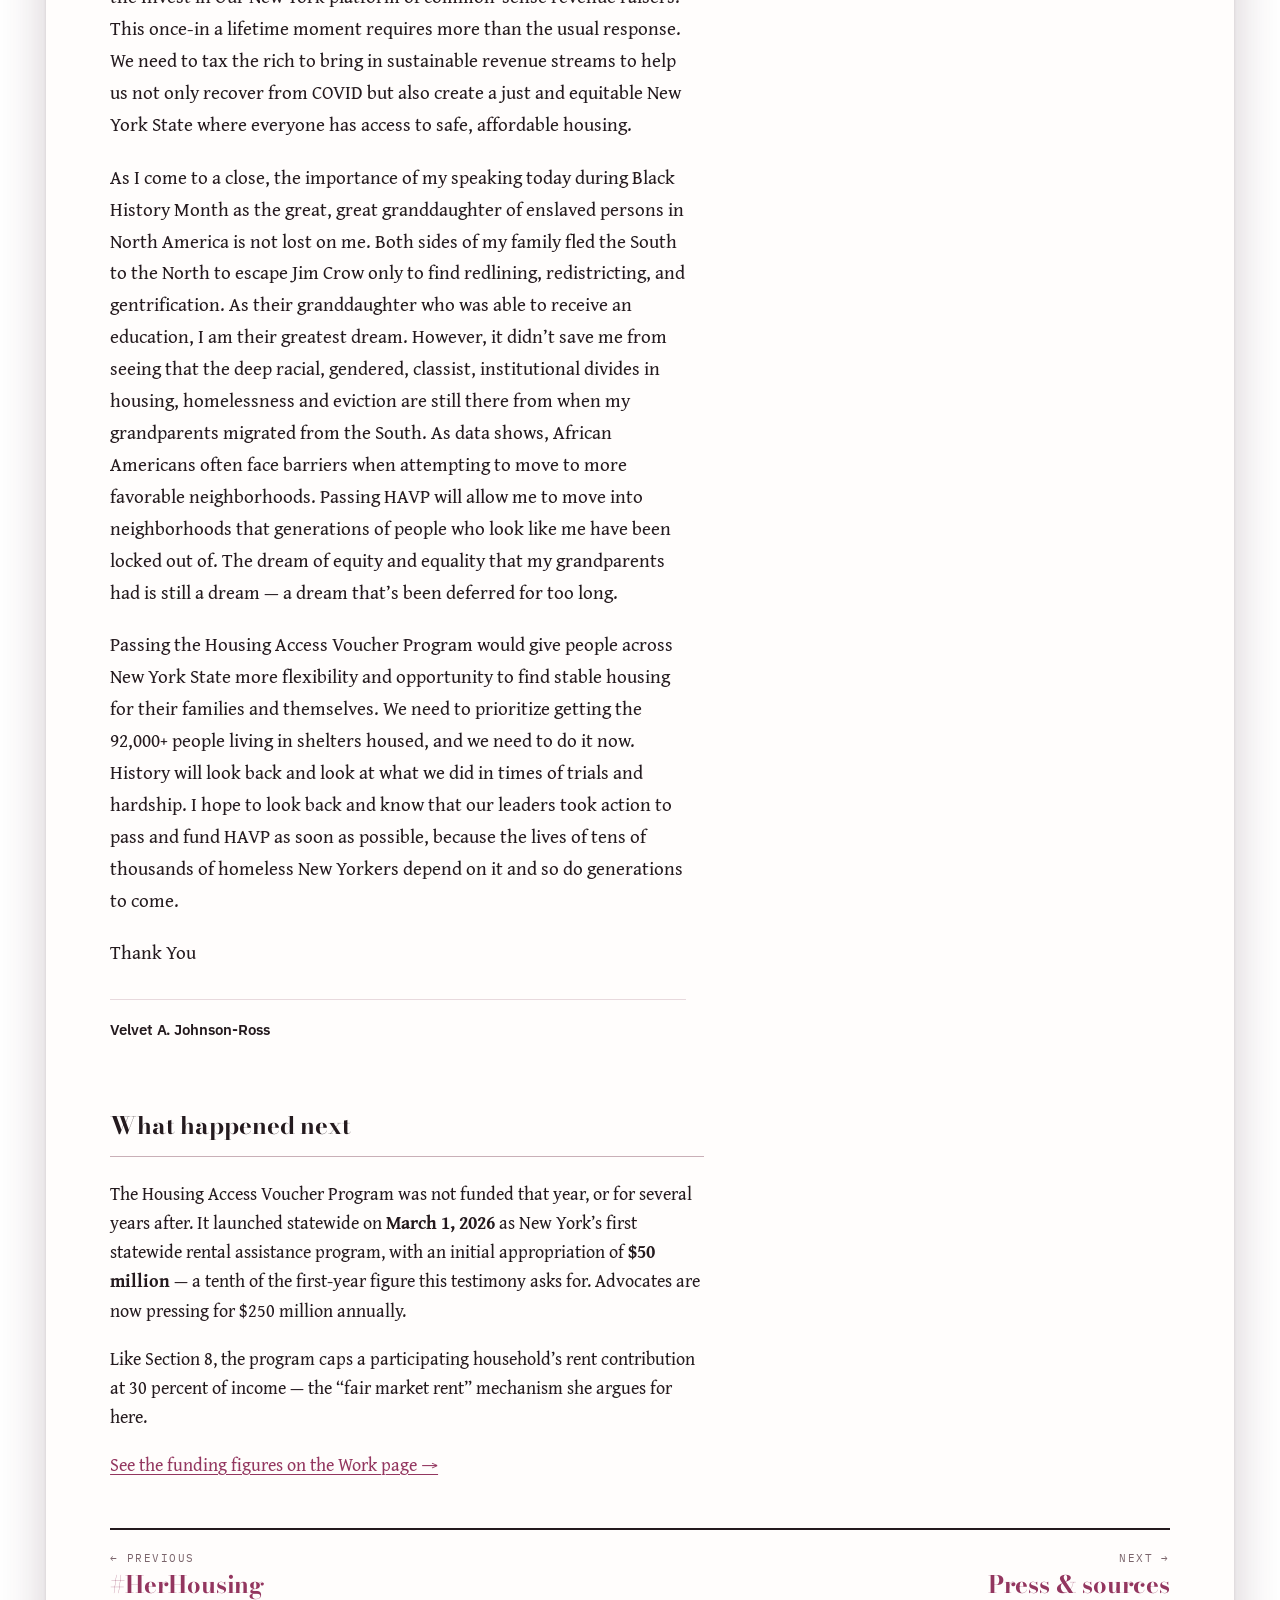
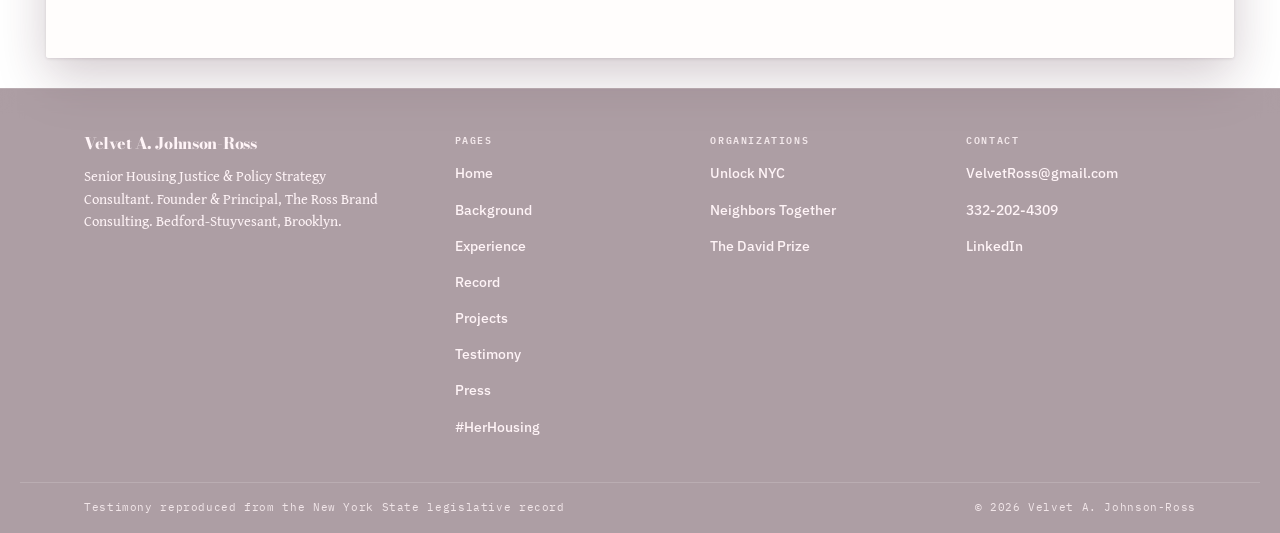
<file: testimony.html>
<!DOCTYPE html>
<html lang="en">
<head>
<meta charset="utf-8">
<meta name="viewport" content="width=device-width,initial-scale=1">
<title>Testimony, February 2021 — Velvet A. Johnson-Ross</title>
<meta name="description" content="The full text of Velvet A. Johnson-Ross's testimony to the New York State Legislature on the Housing Access Voucher Program, February 9, 2021.">
<link rel="canonical" href="https://velvetjohnsonross.com/testimony.html">
<meta property="og:type" content="article">
<meta property="og:site_name" content="Velvet A. Johnson-Ross">
<meta property="og:url" content="https://velvetjohnsonross.com/testimony.html">
<meta property="og:title" content="Testimony, February 2021 — Velvet A. Johnson-Ross">
<meta property="og:description" content="Her full testimony to the New York State Legislature on the Housing Access Voucher Program.">
<meta property="og:image" content="https://velvetjohnsonross.com/assets/velvet-editorial.jpg">
<meta name="twitter:card" content="summary_large_image">
<link rel="icon" href="data:image/svg+xml,<svg xmlns='http://www.w3.org/2000/svg' viewBox='0 0 100 100'><rect width='100' height='100' fill='%23A4406E'/><text y='.9em' x='50%25' text-anchor='middle' font-size='68' font-family='Georgia,serif' font-weight='bold' fill='%23FFFBFA'>V</text></svg>">
<link rel="preconnect" href="https://fonts.googleapis.com">
<link rel="preconnect" href="https://fonts.gstatic.com" crossorigin>
<link rel="stylesheet" href="https://fonts.googleapis.com/css2?family=Bodoni+Moda:opsz,wght@6..96,400..800&family=Gentium+Book+Plus:ital,wght@0,400;0,700;1,400;1,700&family=IBM+Plex+Mono:wght@400;500;600&family=IBM+Plex+Sans:wght@400;500;600;700&family=Pinyon+Script&display=swap">
<link rel="stylesheet" href="assets/styles.css">
<script>
/* Theme: ?theme=dark|light wins, then the viewer's saved choice, else system.
   Runs before paint so there is no flash. */
(function(){
  try{
    var q=new URLSearchParams(location.search).get('theme');
    var v=q||localStorage.getItem('vjr-theme');
    if(v==='dark'||v==='light'){document.documentElement.setAttribute('data-theme',v);}
  }catch(e){}
})();
</script>
</head>
<body>
<a class="skip" href="#main">Skip to content</a>

<header class="site-header">
  <div class="bar">
    <a class="brand" href="index.html"><span class="mark"></span>Velvet A. Johnson-Ross</a>
    <nav class="site-nav" aria-label="Main">
      <a href="index.html">Home</a>
      <a href="about.html">Background</a>
      <a href="experience.html">Experience</a>
      <a href="work.html">Record</a>
      <a href="initiatives.html">Projects</a>
      <a href="testimony.html" aria-current="page">Testimony</a>
      <a href="press.html">Press</a>
      <button class="theme-toggle" type="button" id="themeToggle" aria-label="Switch between light and dark">
        <span aria-hidden="true" class="ico-sun">&#9788;</span>
        <span aria-hidden="true" class="ico-moon">&#9789;</span>
      </button>
    </nav>
  </div>
</header>

<main id="main">
  <div class="wrap">
    <div class="page stack">

      <header class="page-head" style="margin-bottom:0;border-bottom:0;padding-bottom:0">
        <p class="eyebrow">Primary document &middot; New York State Legislature</p>
        <h1 class="page-title">Testimony on the Housing<br>Access Voucher Program</h1>
        <p class="page-sub">Delivered February 9, 2021, five years before the program she is arguing for became law. Reproduced in full from the record.</p>
      </header>

      <section aria-label="Document details">
        <dl class="doc-meta">
          <div><dt>Witness</dt><dd>Velvet A. Johnson Ross, Leader, Neighbors Together</dd></div>
          <div><dt>Hearing</dt><dd>New York State Assembly Executive Budget Hearing on Social Services</dd></div>
          <div><dt>Committees</dt><dd>Senate Finance (Chair Krueger) &middot; Assembly Ways &amp; Means (Chair Weinstein)</dd></div>
          <div><dt>Date</dt><dd>February 9, 2021</dd></div>
          <div><dt>Subject</dt><dd>Housing Access Voucher Program &mdash; A3701 / S2804</dd></div>
          <div><dt>Source</dt><dd><a href="https://www.nysenate.gov/sites/default/files/neighbors_together_-_v._ross.21.pdf">nysenate.gov (PDF)</a></dd></div>
        </dl>
      </section>

      <!-- ============================= THE DOCUMENT ============================= -->
      <article class="doc">
        <p>My name is Velvet A. Johnson Ross, and I am a leader at Neighbors Together, a community-based organization located in central Brooklyn that organizes homeless and formerly homeless New Yorkers.</p>

        <p>I would like to thank the Senate Finance Committee and Assembly Ways and Means Committee Chairs Krueger and Weinstein, respectively, as well as the other committee members for the opportunity to submit testimony regarding the proposed executive budget for social services.</p>

        <p>I am here today to discuss the need for the Housing Access Voucher Program (A3701/S2804) to be passed and fully funded in this year&rsquo;s budget.</p>

        <p>Thank you for taking the time to allow me to share my testimony. I come here today as someone who has experienced eviction and homelessness. I understand all too well what many New Yorkers are currently facing; battling an illness like COVID and/or facing eviction and becoming homeless. I was illegally evicted by my landlord who refused to remediate toxic black mold, several mice infestations and three bedbug infestations. The constant exposure to toxins and rodents made me severely ill, and after fighting and beating cancer, my health is still severally impacted to this day. Before experiencing housing insecurity, I never thought someone like me would be impacted by homelessness. I was educated with an advanced degree from a prestigious college, I had a full-time job on Madison Ave and served on my community board appointed by the Bronx Borough President.</p>

        <p>We have a narrative of what someone who is homeless looks like, but I&rsquo;m here to tell you that any one of us can be in this position. Even without the career, education or civic appointments, no one should have to live like I did, and fear being unhoused. Housing should be a human right, and good, clean, safe and affordable housing should be the standard and not an option.</p>

        <p>Homelessness is like a domino effect; you&rsquo;re not just left without a domicile but also the daily impact of not knowing where you are going to sleep at night and whether it will be safe. I went to the shelter, but it was too dangerous for me to stay in because of my compromised immune system. I&rsquo;m currently staying with friends and have been looking for stable housing with my voucher for over a year and a half. It is hard for me because, per my medical team, I need to be in brand new housing as I&rsquo;m severally allergic to mold and vermin. Now, where can I find a brand-new apartment building or a building less than 10 years old with a voucher for $1,265 and a compromised immune system in the age of COVID?</p>

        <p>The Housing Access Voucher Program would pay fair market rent, which would allow me to move into newer developments so that I would be finally able to heal and continue to pursue my dream of being a Women&rsquo;s Historian. HAVP is sustainable; as long as I remain eligible, I won&rsquo;t have to worry about the instability that I&rsquo;m plagued by now. I&rsquo;ll no longer be at the mercy of the Human Resource Administration, Department of Homeless Services, friends and relatives who currently have the power to decide whether or not I will be on the streets again. HAVP will help people who are homeless and also those at risk of homelessness, especially right now as thousands of New Yorkers stand on the cliff of being evicted. As someone who survived an eviction and still grapples with its aftereffects, I know that HAVP will be a saving grace that staves off the trauma, pain, shame and insecurity that I still feel to this day for thousands of others.</p>

        <p>We need $500 million in the budget to fund the first year of HAVP. Not only would it help those who are impacted by COVID it would also help many members of Neighbors Together who are languishing with vouchers that don&rsquo;t pay enough to get them into permanent housing. It would also help individuals from entering shelters by keeping them housed where they are, further preventing a more severe public health crisis as we grapple with this pandemic.</p>

        <p>We are in unusual times, and history will look back on how we reacted to these challenges. There is a quote by the late President John F. Kennedy that says, &ldquo;When written in Chinese word &lsquo;crisis&rsquo; is composed of two characters one represents danger and the other represents opportunity.&rdquo; You have the opportunity to change the crisis of homelessness by voting to raise revenue to pay for critical programs like HAVP and COVID-19 Housing Relief and Recovery for All bill (A2617/S4050). Federal money will not be enough to finance these programs alone. We need at least $2.25 billion dollars to keep people in their homes, and safely house homeless New Yorkers. I urge you to pass the Invest in Our New York platform of common-sense revenue raisers. This once-in a lifetime moment requires more than the usual response. We need to tax the rich to bring in sustainable revenue streams to help us not only recover from COVID but also create a just and equitable New York State where everyone has access to safe, affordable housing.</p>

        <p>As I come to a close, the importance of my speaking today during Black History Month as the great, great granddaughter of enslaved persons in North America is not lost on me. Both sides of my family fled the South to the North to escape Jim Crow only to find redlining, redistricting, and gentrification. As their granddaughter who was able to receive an education, I am their greatest dream. However, it didn&rsquo;t save me from seeing that the deep racial, gendered, classist, institutional divides in housing, homelessness and eviction are still there from when my grandparents migrated from the South. As data shows, African Americans often face barriers when attempting to move to more favorable neighborhoods. Passing HAVP will allow me to move into neighborhoods that generations of people who look like me have been locked out of. The dream of equity and equality that my grandparents had is still a dream &mdash; a dream that&rsquo;s been deferred for too long.</p>

        <p>Passing the Housing Access Voucher Program would give people across New York State more flexibility and opportunity to find stable housing for their families and themselves. We need to prioritize getting the 92,000+ people living in shelters housed, and we need to do it now. History will look back and look at what we did in times of trials and hardship. I hope to look back and know that our leaders took action to pass and fund HAVP as soon as possible, because the lives of tens of thousands of homeless New Yorkers depend on it and so do generations to come.</p>

        <p>Thank You</p>

        <p class="sign">Velvet A. Johnson-Ross</p>
      </article>

      <!-- ============================= WHAT HAPPENED ============================= -->
      <section id="what-happened-next">
        <div class="s-head"><h2>What happened next</h2></div>
        <div class="prose measure">
          <p>The Housing Access Voucher Program was not funded that year, or for several years after. It launched statewide on <strong>March 1, 2026</strong> as New York&rsquo;s first statewide rental assistance program, with an initial appropriation of <strong>$50 million</strong> &mdash; a tenth of the first-year figure this testimony asks for. Advocates are now pressing for $250 million annually.</p>
          <p>Like Section 8, the program caps a participating household&rsquo;s rent contribution at 30 percent of income &mdash; the &ldquo;fair market rent&rdquo; mechanism she argues for here.</p>
          <p><a href="work.html#record">See the funding figures on the Work page &rarr;</a></p>
        </div>
      </section>

      <nav class="pager" aria-label="Page">
        <a class="pg pg-prev" href="herhousing.html"><span class="lbl">&larr; Previous</span><span class="t">#HerHousing</span></a>
        <a class="pg pg-next" href="press.html"><span class="lbl">Next &rarr;</span><span class="t">Press &amp; sources</span></a>
      </nav>

    </div>
  </div>
</main>

<footer class="site-footer">
  <div class="inner">
    <div>
      <span class="name">Velvet A. Johnson-Ross</span>
      <p class="colophon">Senior Housing Justice &amp; Policy Strategy Consultant. Founder &amp; Principal, The Ross Brand Consulting. Bedford-Stuyvesant, Brooklyn.</p>
    </div>
    <div>
      <h4>Pages</h4>
      <ul>
        <li><a href="index.html">Home</a></li>
        <li><a href="about.html">Background</a></li>
        <li><a href="experience.html">Experience</a></li>
        <li><a href="work.html">Record</a></li>
        <li><a href="initiatives.html">Projects</a></li>
        <li><a href="testimony.html">Testimony</a></li>
        <li><a href="press.html">Press</a></li>
        <li><a href="herhousing.html">#HerHousing</a></li>
      </ul>
    </div>
    <div>
      <h4>Organizations</h4>
      <ul>
        <li><a href="https://weunlock.nyc/">Unlock NYC</a></li>
        <li><a href="https://neighborstogether.org/">Neighbors Together</a></li>
        <li><a href="https://thedavidprize.org/finalists/velvet-ross/">The David Prize</a></li>
      </ul>
    </div>
    <div>
      <h4>Contact</h4>
      <ul>
        <li><a href="mailto:VelvetRoss@gmail.com">VelvetRoss@gmail.com</a></li>
        <li><a href="tel:+13322024309">332-202-4309</a></li>
        <li><a href="https://www.linkedin.com/in/velvetjohnsonross">LinkedIn</a></li>
      </ul>
    </div>
  </div>
  <div class="legal">
    <span>Testimony reproduced from the New York State legislative record</span>
    <span>&copy; 2026 Velvet A. Johnson-Ross</span>
  </div>
</footer>
<script>
(function(){
  var b=document.getElementById('themeToggle');
  if(!b)return;
  function current(){
    var a=document.documentElement.getAttribute('data-theme');
    if(a)return a;
    return window.matchMedia&&window.matchMedia('(prefers-color-scheme: dark)').matches?'dark':'light';
  }
  function sync(){document.documentElement.setAttribute('data-mode',current());}
  sync();
  b.addEventListener('click',function(){
    var next=current()==='dark'?'light':'dark';
    document.documentElement.setAttribute('data-theme',next);
    try{localStorage.setItem('vjr-theme',next);}catch(e){}
    sync();
  });
})();
</script>
<button class="to-top" type="button" id="toTop" aria-label="Back to top">&#8593;</button>
<script>
(function(){
  /* keep the current nav item visible in the scrollable mobile nav */
  var cur=document.querySelector('.site-nav a[aria-current="page"]');
  if(cur&&cur.scrollIntoView){try{cur.scrollIntoView({block:'nearest',inline:'center'});}catch(e){}}

  /* back to top, shown once the page has actually been scrolled */
  var b=document.getElementById('toTop');
  if(b){
    var reduce=window.matchMedia&&window.matchMedia('(prefers-reduced-motion: reduce)').matches;
    var onScroll=function(){b.setAttribute('data-show',(window.scrollY>700)?'1':'0');};
    onScroll(); window.addEventListener('scroll',onScroll,{passive:true});
    b.addEventListener('click',function(){
      window.scrollTo({top:0,behavior:reduce?'auto':'smooth'});
      var s=document.querySelector('.skip'); if(s)s.focus();
    });
  }
})();
</script>
</body>
</html>
</file>
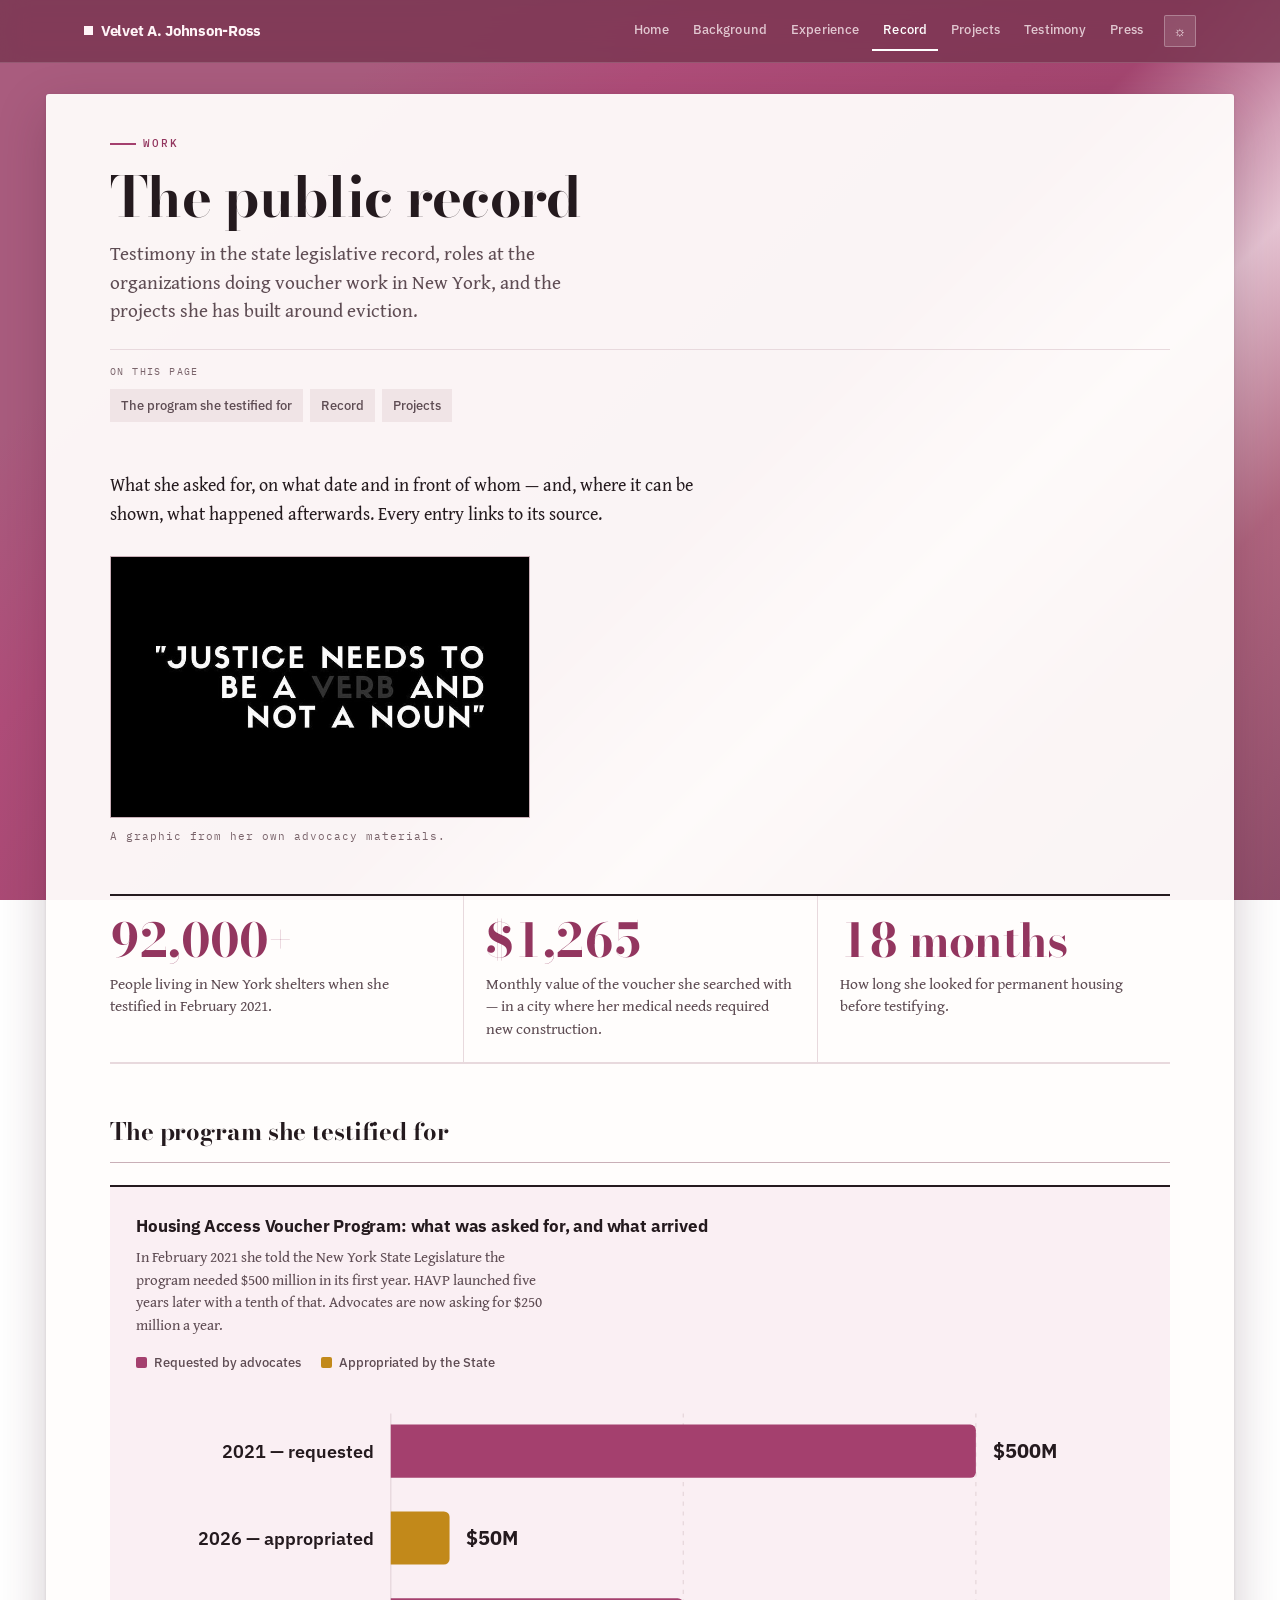
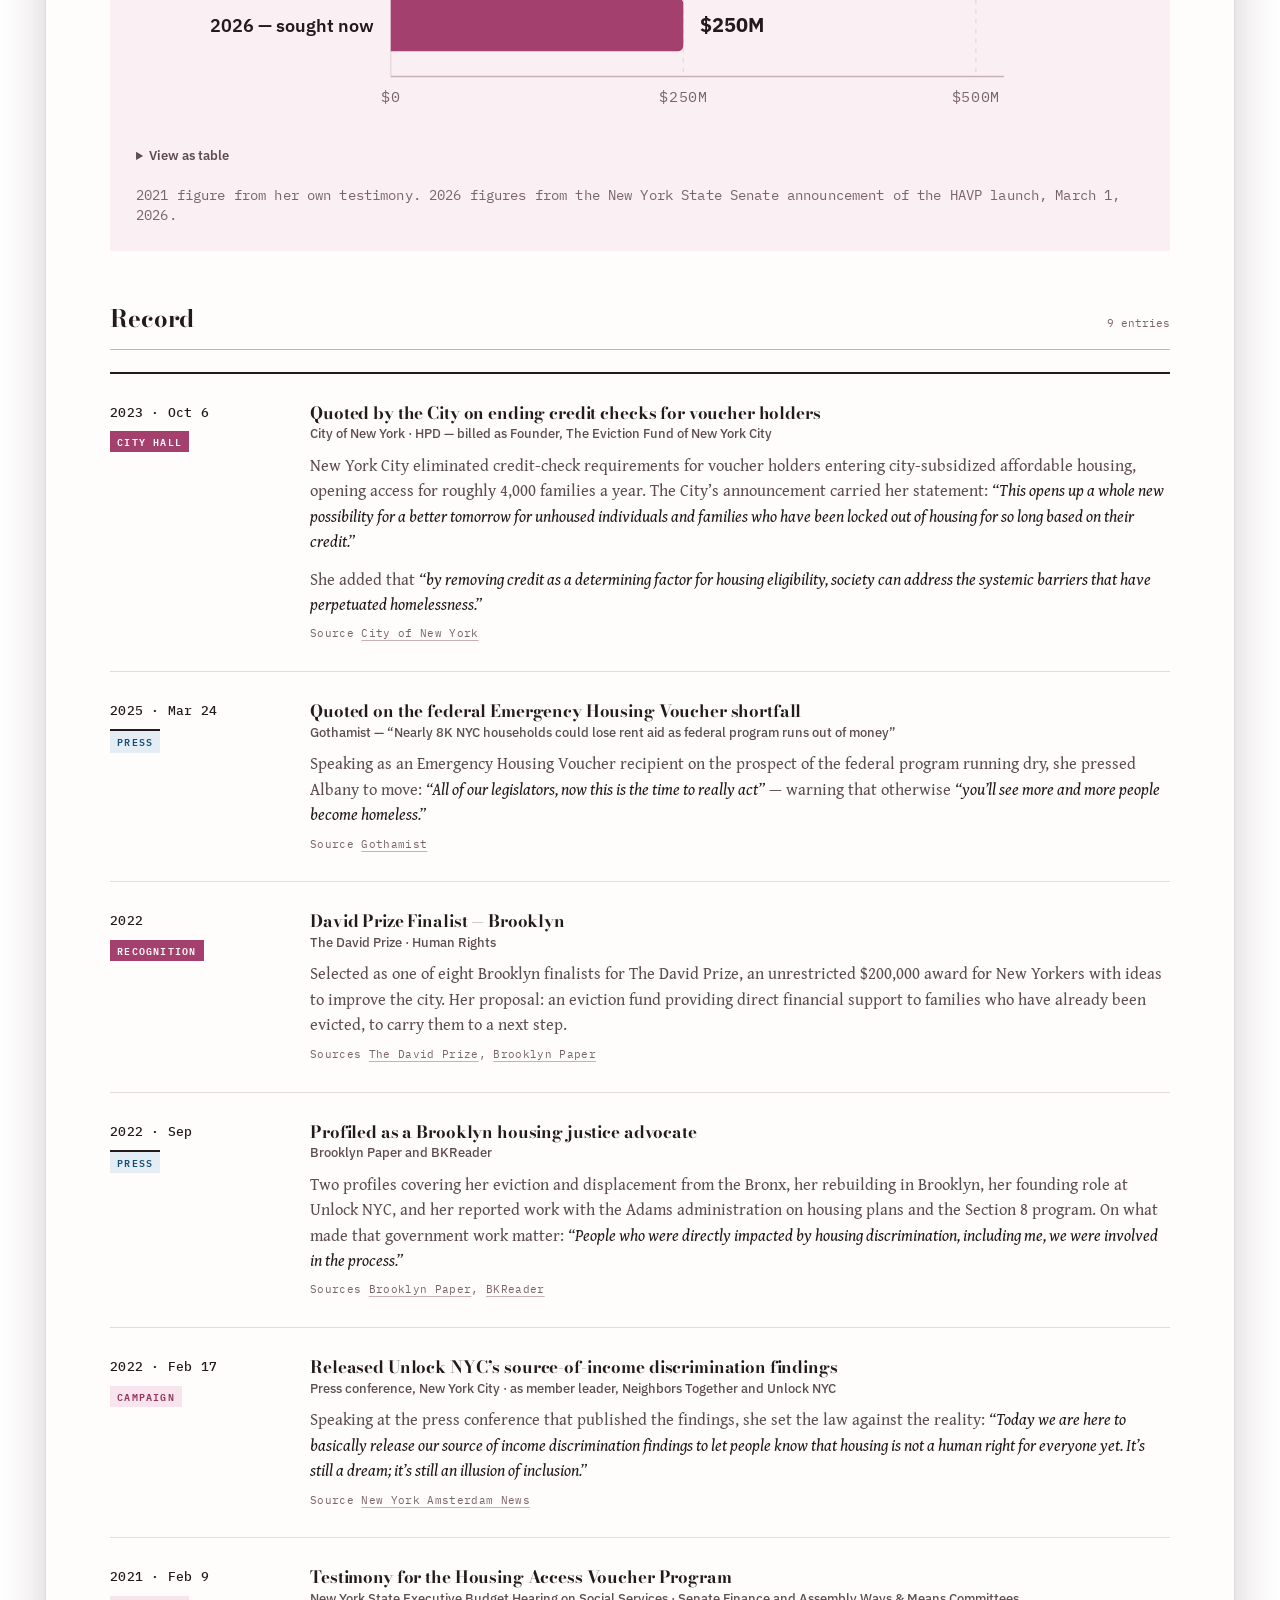
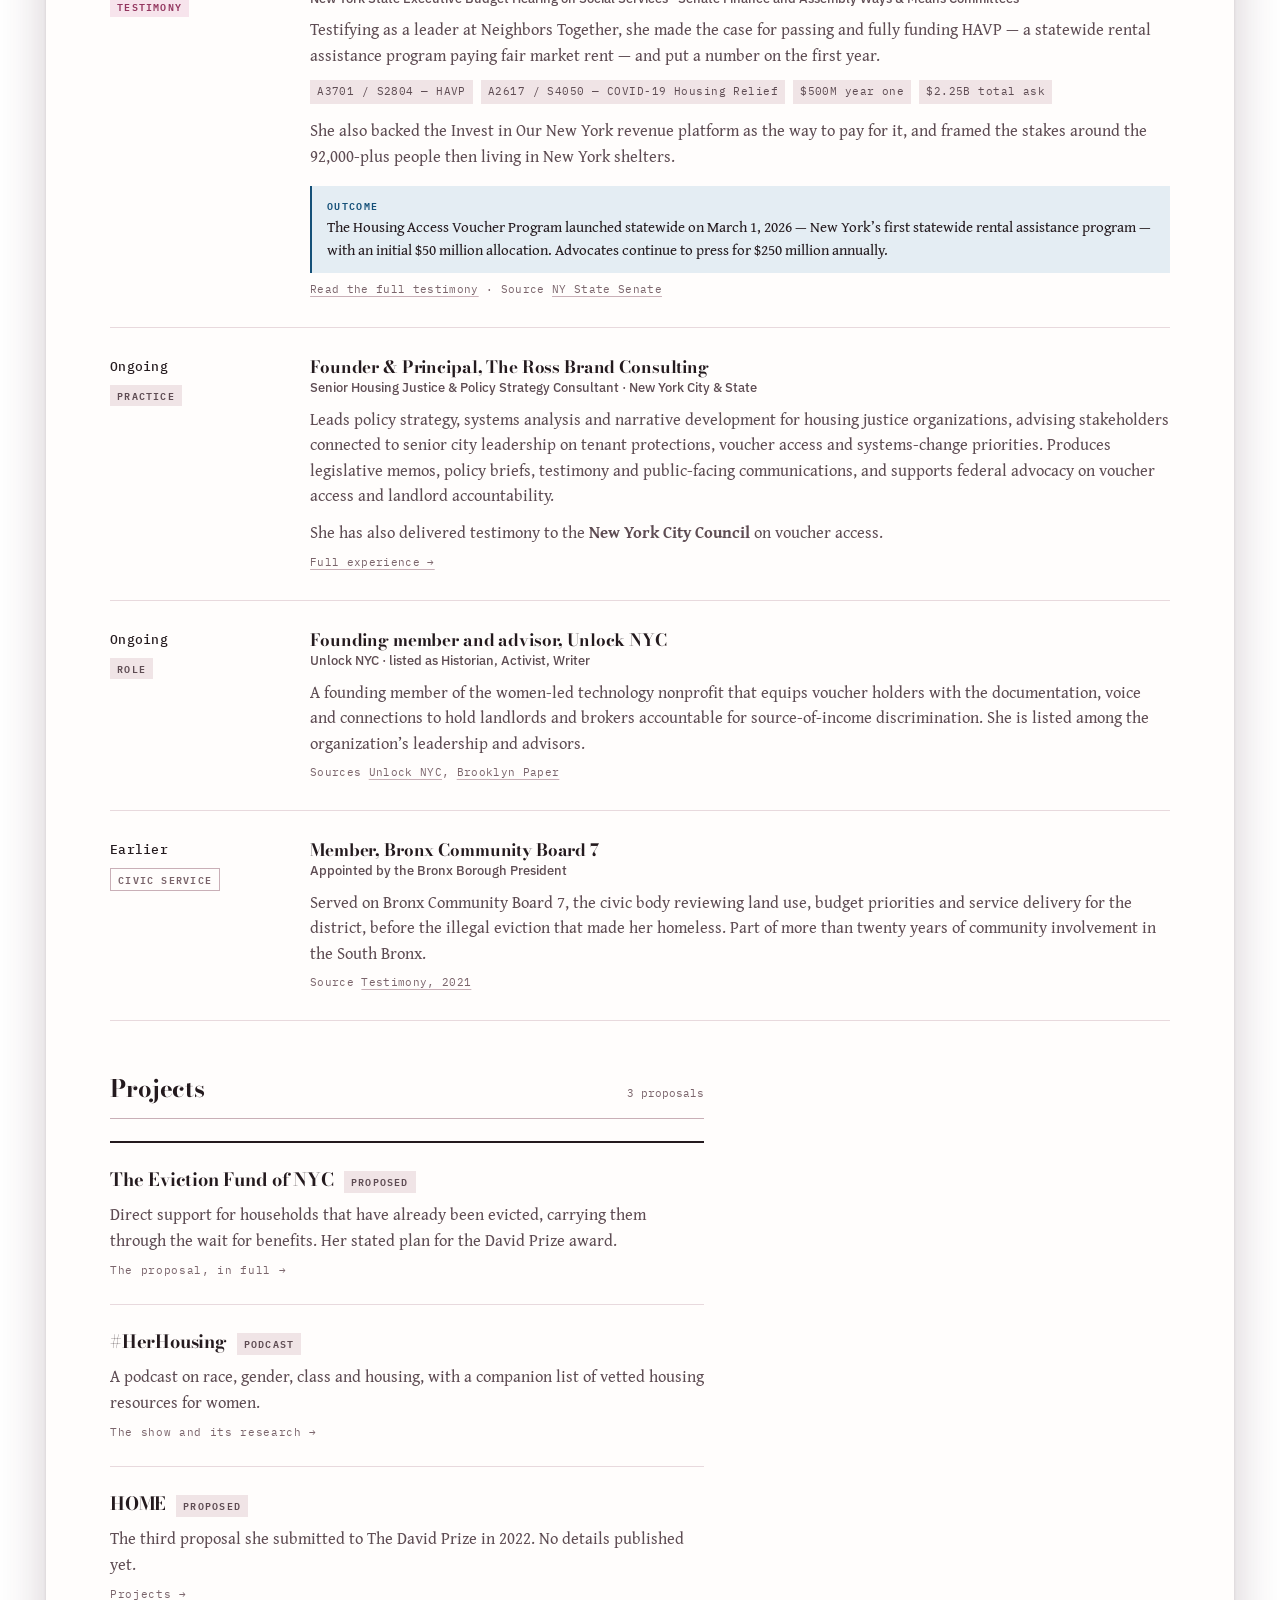
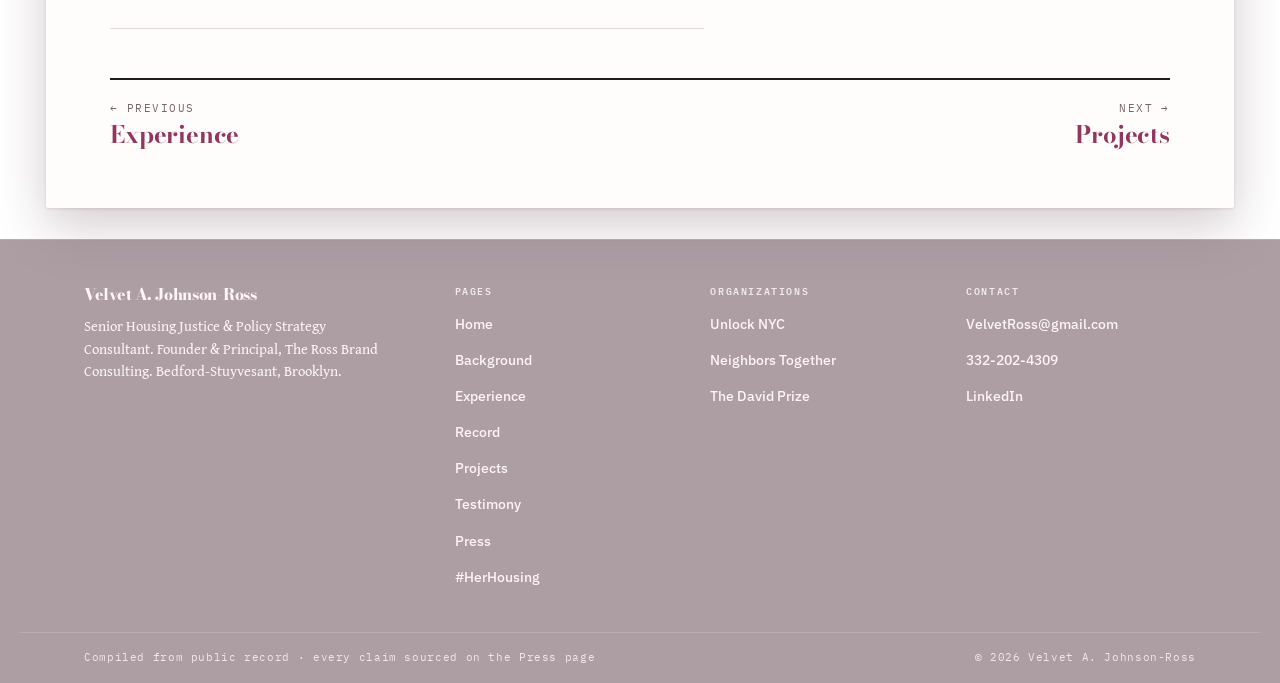
<file: work.html>
<!DOCTYPE html>
<html lang="en">
<head>
<meta charset="utf-8">
<meta name="viewport" content="width=device-width,initial-scale=1">
<title>Work — Velvet A. Johnson-Ross</title>
<meta name="description" content="The public record of housing justice advocate Velvet A. Johnson-Ross: legislative testimony, roles, recognition and initiatives on New York City housing vouchers.">
<link rel="canonical" href="https://velvetjohnsonross.com/work.html">
<meta property="og:type" content="profile">
<meta property="og:site_name" content="Velvet A. Johnson-Ross">
<meta property="og:url" content="https://velvetjohnsonross.com/work.html">
<meta property="og:title" content="Work — Velvet A. Johnson-Ross">
<meta property="og:description" content="Legislative testimony, roles, recognition and initiatives on New York City housing vouchers.">
<meta property="og:image" content="https://velvetjohnsonross.com/assets/velvet-editorial.jpg">
<meta name="twitter:card" content="summary_large_image">
<link rel="icon" href="data:image/svg+xml,<svg xmlns='http://www.w3.org/2000/svg' viewBox='0 0 100 100'><rect width='100' height='100' fill='%23A4406E'/><text y='.9em' x='50%25' text-anchor='middle' font-size='68' font-family='Georgia,serif' font-weight='bold' fill='%23FFFBFA'>V</text></svg>">
<link rel="preconnect" href="https://fonts.googleapis.com">
<link rel="preconnect" href="https://fonts.gstatic.com" crossorigin>
<link rel="stylesheet" href="https://fonts.googleapis.com/css2?family=Bodoni+Moda:opsz,wght@6..96,400..800&family=Gentium+Book+Plus:ital,wght@0,400;0,700;1,400;1,700&family=IBM+Plex+Mono:wght@400;500;600&family=IBM+Plex+Sans:wght@400;500;600;700&family=Pinyon+Script&display=swap">
<link rel="stylesheet" href="assets/styles.css">
<script>
/* Theme: ?theme=dark|light wins, then the viewer's saved choice, else system.
   Runs before paint so there is no flash. */
(function(){
  try{
    var q=new URLSearchParams(location.search).get('theme');
    var v=q||localStorage.getItem('vjr-theme');
    if(v==='dark'||v==='light'){document.documentElement.setAttribute('data-theme',v);}
  }catch(e){}
})();
</script>
</head>
<body>
<a class="skip" href="#main">Skip to content</a>

<header class="site-header">
  <div class="bar">
    <a class="brand" href="index.html"><span class="mark"></span>Velvet A. Johnson-Ross</a>
    <nav class="site-nav" aria-label="Main">
      <a href="index.html">Home</a>
      <a href="about.html">Background</a>
      <a href="experience.html">Experience</a>
      <a href="work.html" aria-current="page">Record</a>
      <a href="initiatives.html">Projects</a>
      <a href="testimony.html">Testimony</a>
      <a href="press.html">Press</a>
      <button class="theme-toggle" type="button" id="themeToggle" aria-label="Switch between light and dark">
        <span aria-hidden="true" class="ico-sun">&#9788;</span>
        <span aria-hidden="true" class="ico-moon">&#9789;</span>
      </button>
    </nav>
  </div>
</header>

<main id="main">
  <div class="wrap">
    <div class="page stack">

      <header class="page-head" style="margin-bottom:0;border-bottom:0;padding-bottom:0">
        <p class="eyebrow">Work</p>
        <h1 class="page-title">The public record</h1>
        <p class="page-sub">Testimony in the state legislative record, roles at the organizations doing voucher work in New York, and the projects she has built around eviction.</p>
        <nav class="onpage" aria-label="On this page">
          <span class="lbl">On this page</span>
          <a href="#the-program-she-testified-for">The program she testified for</a>
          <a href="#record">Record</a>
          <a href="#initiatives">Projects</a>
        </nav>
      </header>

      <div class="plate-pair">
        <div class="prose">
          <p>What she asked for, on what date and in front of whom &mdash; and, where it can be shown, what happened afterwards. Every entry links to its source.</p>
        </div>
        <figure class="plate">
          <img src="assets/justice-verb.jpg" width="777" height="482"
               alt="Graphic reading &ldquo;Justice needs to be a verb and not a noun&rdquo; in white capitals on black.">
          <figcaption>A graphic from her own advocacy materials.</figcaption>
        </figure>
      </div>

      <!-- ============================= FIGURES ============================= -->
      <section aria-label="Key figures from her 2021 testimony">
        <div class="figures">
          <div>
            <span class="n">92,000+</span>
            <span class="k">People living in New York shelters when she testified in February 2021.</span>
          </div>
          <div>
            <span class="n">$1,265</span>
            <span class="k">Monthly value of the voucher she searched with &mdash; in a city where her medical needs required new construction.</span>
          </div>
          <div>
            <span class="n">18 months</span>
            <span class="k">How long she looked for permanent housing before testifying.</span>
          </div>
        </div>
      </section>

      <!-- ============================= HAVP FIGURE ============================= -->
      <section id="the-program-she-testified-for">
        <div class="s-head"><h2>The program she testified for</h2></div>

        <figure class="figure" style="margin:0">
          <figcaption>
            <p class="fig-title">Housing Access Voucher Program: what was asked for, and what arrived</p>
            <p class="fig-sub">In February 2021 she told the New York State Legislature the program needed $500 million in its first year. HAVP launched five years later with a tenth of that. Advocates are now asking for $250 million a year.</p>
          </figcaption>

          <div class="legend">
            <span><i style="background:var(--series-requested)"></i>Requested by advocates</span>
            <span><i style="background:var(--series-appropriated)"></i>Appropriated by the State</span>
          </div>

          <div class="chart-scroll" tabindex="0" role="region" aria-label="Chart, scrollable horizontally">
            <svg class="chart" viewBox="0 0 720 250" role="img"
                 aria-label="Bar chart. First-year funding requested in 2021: 500 million dollars. First-year appropriation in 2026: 50 million dollars. Annual funding now sought: 250 million dollars.">

              <!-- gridlines -->
              <g stroke="var(--grid)" stroke-width="1">
                <line x1="182" y1="26" x2="182" y2="214"></line>
                <line x1="391" y1="26" x2="391" y2="214" stroke-dasharray="3 4"></line>
                <line x1="600" y1="26" x2="600" y2="214" stroke-dasharray="3 4"></line>
              </g>
              <line x1="182" y1="214" x2="620" y2="214" stroke="var(--rule-strong)" stroke-width="1"></line>

              <!-- 2021 requested: 500 -->
              <g class="b">
                <title>2021 — requested by advocates: $500 million</title>
                <text class="cat" x="170" y="58" text-anchor="end">2021 &mdash; requested</text>
                <path class="bar" fill="var(--series-requested)"
                      d="M182,34 H596 a4,4 0 0 1 4,4 V68 a4,4 0 0 1 -4,4 H182 Z"></path>
                <text class="val" x="612" y="58">$500M</text>
              </g>

              <!-- 2026 appropriated: 50 -->
              <g class="b">
                <title>2026 — appropriated by the State: $50 million</title>
                <text class="cat" x="170" y="120" text-anchor="end">2026 &mdash; appropriated</text>
                <path class="bar" fill="var(--series-appropriated)"
                      d="M182,96 H220 a4,4 0 0 1 4,4 V130 a4,4 0 0 1 -4,4 H182 Z"></path>
                <text class="val" x="236" y="120">$50M</text>
              </g>

              <!-- 2026 sought: 250 -->
              <g class="b">
                <title>2026 — annual funding now sought: $250 million</title>
                <text class="cat" x="170" y="182" text-anchor="end">2026 &mdash; sought now</text>
                <path class="bar" fill="var(--series-requested)"
                      d="M182,158 H387 a4,4 0 0 1 4,4 V192 a4,4 0 0 1 -4,4 H182 Z"></path>
                <text class="val" x="403" y="182">$250M</text>
              </g>

              <!-- ticks -->
              <text class="tick" x="182" y="232" text-anchor="middle">$0</text>
              <text class="tick" x="391" y="232" text-anchor="middle">$250M</text>
              <text class="tick" x="600" y="232" text-anchor="middle">$500M</text>
            </svg>
          </div>
          <p class="scroll-hint">Scroll the chart sideways &rarr;</p>

          <details class="table-view">
            <summary>View as table</summary>
            <div class="chart-scroll" tabindex="0" role="region" aria-label="Table, scrollable horizontally">
              <table class="data">
              <thead>
                <tr><th scope="col">Year</th><th scope="col">Status</th><th scope="col" style="text-align:right">Amount</th></tr>
              </thead>
              <tbody>
                <tr><td>2021</td><td>Requested by advocates (first year)</td><td class="num">$500,000,000</td></tr>
                <tr><td>2026</td><td>Appropriated by the State (first year)</td><td class="num">$50,000,000</td></tr>
                <tr><td>2026</td><td>Sought annually by advocates</td><td class="num">$250,000,000</td></tr>
              </tbody>
            </table>
          </div>
          </details>

          <p class="fig-note">2021 figure from her own testimony. 2026 figures from the New York State Senate announcement of the HAVP launch, March 1, 2026.</p>
        </figure>
      </section>

      <!-- ============================= RECORD =============================
           TO ADD AN ENTRY: copy a <div class="entry"> block, keep reverse-
           chronological order, and update the count in the section header.
           Kind classes: testimony / press / recognition / role / civic
      ================================================================= -->
      <section id="record">
        <div class="s-head"><h2>Record</h2><span class="count">9 entries</span></div>
        <div class="record">

          <div class="entry">
            <div class="entry-meta">
              <span class="entry-date">2023 &middot; Oct 6</span>
              <span class="kind recognition">City Hall</span>
            </div>
            <div class="entry-body">
              <h3>Quoted by the City on ending credit checks for voucher holders</h3>
              <p class="org">City of New York &middot; HPD &mdash; billed as Founder, The Eviction Fund of New York City</p>
              <p>New York City eliminated credit-check requirements for voucher holders entering city-subsidized affordable housing, opening access for roughly 4,000 families a year. The City&rsquo;s announcement carried her statement: <q>This opens up a whole new possibility for a better tomorrow for unhoused individuals and families who have been locked out of housing for so long based on their credit.</q></p>
              <p>She added that <q>by removing credit as a determining factor for housing eligibility, society can address the systemic barriers that have perpetuated homelessness.</q></p>
              <span class="src">Source <a href="https://www.nyc.gov/site/hpd/news/021-32/icymi-nyc-eliminates-hurdle-accessing-affordable-housing-removing-unnecessary-credit-checks">City of New York</a></span>
            </div>
          </div>

          <div class="entry">
            <div class="entry-meta">
              <span class="entry-date">2025 &middot; Mar 24</span>
              <span class="kind press">Press</span>
            </div>
            <div class="entry-body">
              <h3>Quoted on the federal Emergency Housing Voucher shortfall</h3>
              <p class="org">Gothamist &mdash; &ldquo;Nearly 8K NYC households could lose rent aid as federal program runs out of money&rdquo;</p>
              <p>Speaking as an Emergency Housing Voucher recipient on the prospect of the federal program running dry, she pressed Albany to move: <q>All of our legislators, now this is the time to really act</q> &mdash; warning that otherwise <q>you&rsquo;ll see more and more people become homeless.</q></p>
              <span class="src">Source <a href="https://gothamist.com/news/nearly-8k-nyc-households-could-lose-rent-aid-as-federal-program-runs-out-of-money">Gothamist</a></span>
            </div>
          </div>

          <div class="entry">
            <div class="entry-meta">
              <span class="entry-date">2022</span>
              <span class="kind recognition">Recognition</span>
            </div>
            <div class="entry-body">
              <h3>David Prize Finalist &mdash; Brooklyn</h3>
              <p class="org">The David Prize &middot; Human Rights</p>
              <p>Selected as one of eight Brooklyn finalists for The David Prize, an unrestricted $200,000 award for New Yorkers with ideas to improve the city. Her proposal: an eviction fund providing direct financial support to families who have already been evicted, to carry them to a next step.</p>
              <span class="src">Sources <a href="https://thedavidprize.org/finalists/velvet-ross/">The David Prize</a>, <a href="https://www.brooklynpaper.com/housing-justice-velvet-a-ross-david-prize/">Brooklyn Paper</a></span>
            </div>
          </div>

          <div class="entry">
            <div class="entry-meta">
              <span class="entry-date">2022 &middot; Sep</span>
              <span class="kind press">Press</span>
            </div>
            <div class="entry-body">
              <h3>Profiled as a Brooklyn housing justice advocate</h3>
              <p class="org">Brooklyn Paper and BKReader</p>
              <p>Two profiles covering her eviction and displacement from the Bronx, her rebuilding in Brooklyn, her founding role at Unlock NYC, and her reported work with the Adams administration on housing plans and the Section 8 program. On what made that government work matter: <q>People who were directly impacted by housing discrimination, including me, we were involved in the process.</q></p>
              <span class="src">Sources <a href="https://www.brooklynpaper.com/housing-justice-velvet-a-ross-david-prize/">Brooklyn Paper</a>, <a href="https://bkreader.com/2022/09/23/meet-one-of-brooklyns-finalists-for-the-david-prize/">BKReader</a></span>
            </div>
          </div>

          <div class="entry">
            <div class="entry-meta">
              <span class="entry-date">2022 &middot; Feb 17</span>
              <span class="kind testimony">Campaign</span>
            </div>
            <div class="entry-body">
              <h3>Released Unlock NYC&rsquo;s source-of-income discrimination findings</h3>
              <p class="org">Press conference, New York City &middot; as member leader, Neighbors Together and Unlock NYC</p>
              <p>Speaking at the press conference that published the findings, she set the law against the reality: <q>Today we are here to basically release our source of income discrimination findings to let people know that housing is not a human right for everyone yet. It&rsquo;s still a dream; it&rsquo;s still an illusion of inclusion.</q></p>
              <span class="src">Source <a href="https://amsterdamnews.com/news/2022/02/17/press-conference-demands-the-city-take-action-on-flawed-housing-voucher-programs/">New York Amsterdam News</a></span>
            </div>
          </div>

          <div class="entry">
            <div class="entry-meta">
              <span class="entry-date">2021 &middot; Feb 9</span>
              <span class="kind testimony">Testimony</span>
            </div>
            <div class="entry-body">
              <h3>Testimony for the Housing Access Voucher Program</h3>
              <p class="org">New York State Executive Budget Hearing on Social Services &middot; Senate Finance and Assembly Ways &amp; Means Committees</p>
              <p>Testifying as a leader at Neighbors Together, she made the case for passing and fully funding HAVP &mdash; a statewide rental assistance program paying fair market rent &mdash; and put a number on the first year.</p>
              <div class="bills">
                <span>A3701 / S2804 &mdash; HAVP</span>
                <span>A2617 / S4050 &mdash; COVID-19 Housing Relief</span>
                <span>$500M year one</span>
                <span>$2.25B total ask</span>
              </div>
              <p>She also backed the Invest in Our New York revenue platform as the way to pay for it, and framed the stakes around the 92,000-plus people then living in New York shelters.</p>
              <div class="outcome">
                <b>Outcome</b>
                <p>The Housing Access Voucher Program launched statewide on March 1, 2026 &mdash; New York&rsquo;s first statewide rental assistance program &mdash; with an initial $50 million allocation. Advocates continue to press for $250 million annually.</p>
              </div>
              <span class="src"><a href="testimony.html">Read the full testimony</a> &middot; Source <a href="https://www.nysenate.gov/sites/default/files/neighbors_together_-_v._ross.21.pdf">NY State Senate</a></span>
            </div>
          </div>

          <div class="entry">
            <div class="entry-meta">
              <span class="entry-date">Ongoing</span>
              <span class="kind role">Practice</span>
            </div>
            <div class="entry-body">
              <h3>Founder &amp; Principal, The Ross Brand Consulting</h3>
              <p class="org">Senior Housing Justice &amp; Policy Strategy Consultant &middot; New York City &amp; State</p>
              <p>Leads policy strategy, systems analysis and narrative development for housing justice organizations, advising stakeholders connected to senior city leadership on tenant protections, voucher access and systems-change priorities. Produces legislative memos, policy briefs, testimony and public-facing communications, and supports federal advocacy on voucher access and landlord accountability.</p>
              <p>She has also delivered testimony to the <strong>New York City Council</strong> on voucher access.</p>
              <span class="src"><a href="experience.html">Full experience &rarr;</a></span>
            </div>
          </div>

          <div class="entry">
            <div class="entry-meta">
              <span class="entry-date">Ongoing</span>
              <span class="kind role">Role</span>
            </div>
            <div class="entry-body">
              <h3>Founding member and advisor, Unlock NYC</h3>
              <p class="org">Unlock NYC &middot; listed as Historian, Activist, Writer</p>
              <p>A founding member of the women-led technology nonprofit that equips voucher holders with the documentation, voice and connections to hold landlords and brokers accountable for source-of-income discrimination. She is listed among the organization&rsquo;s leadership and advisors.</p>
              <span class="src">Sources <a href="https://weunlock.nyc/about/">Unlock NYC</a>, <a href="https://www.brooklynpaper.com/housing-justice-velvet-a-ross-david-prize/">Brooklyn Paper</a></span>
            </div>
          </div>

          <div class="entry">
            <div class="entry-meta">
              <span class="entry-date">Earlier</span>
              <span class="kind civic">Civic service</span>
            </div>
            <div class="entry-body">
              <h3>Member, Bronx Community Board 7</h3>
              <p class="org">Appointed by the Bronx Borough President</p>
              <p>Served on Bronx Community Board 7, the civic body reviewing land use, budget priorities and service delivery for the district, before the illegal eviction that made her homeless. Part of more than twenty years of community involvement in the South Bronx.</p>
              <span class="src">Source <a href="https://www.nysenate.gov/sites/default/files/neighbors_together_-_v._ross.21.pdf">Testimony, 2021</a></span>
            </div>
          </div>

        </div>
      </section>

      <!-- ============================= INITIATIVES ============================= -->
      <section id="initiatives">
        <div class="s-head"><h2>Projects</h2><span class="count">3 proposals</span></div>
        <div class="inits">
          <a class="init" href="initiatives.html#eviction-fund">
            <div class="init-top">
              <h3>The Eviction Fund of NYC</h3>
              <span class="status">Proposed</span>
            </div>
            <p>Direct support for households that have already been evicted, carrying them through the wait for benefits. Her stated plan for the David Prize award.</p>
            <span class="go">The proposal, in full &rarr;</span>
          </a>
          <a class="init" href="herhousing.html">
            <div class="init-top">
              <h3>#HerHousing</h3>
              <span class="status">Podcast</span>
            </div>
            <p>A podcast on race, gender, class and housing, with a companion list of vetted housing resources for women.</p>
            <span class="go">The show and its research &rarr;</span>
          </a>
          <a class="init" href="initiatives.html#other-proposals">
            <div class="init-top">
              <h3>HOME</h3>
              <span class="status">Proposed</span>
            </div>
            <p>The third proposal she submitted to The David Prize in 2022. No details published yet.</p>
            <span class="go">Projects &rarr;</span>
          </a>
        </div>
      </section>

      <nav class="pager" aria-label="Page">
        <a class="pg pg-prev" href="experience.html"><span class="lbl">&larr; Previous</span><span class="t">Experience</span></a>
        <a class="pg pg-next" href="initiatives.html"><span class="lbl">Next &rarr;</span><span class="t">Projects</span></a>
      </nav>

    </div>
  </div>
</main>

<footer class="site-footer">
  <div class="inner">
    <div>
      <span class="name">Velvet A. Johnson-Ross</span>
      <p class="colophon">Senior Housing Justice &amp; Policy Strategy Consultant. Founder &amp; Principal, The Ross Brand Consulting. Bedford-Stuyvesant, Brooklyn.</p>
    </div>
    <div>
      <h4>Pages</h4>
      <ul>
        <li><a href="index.html">Home</a></li>
        <li><a href="about.html">Background</a></li>
        <li><a href="experience.html">Experience</a></li>
        <li><a href="work.html">Record</a></li>
        <li><a href="initiatives.html">Projects</a></li>
        <li><a href="testimony.html">Testimony</a></li>
        <li><a href="press.html">Press</a></li>
        <li><a href="herhousing.html">#HerHousing</a></li>
      </ul>
    </div>
    <div>
      <h4>Organizations</h4>
      <ul>
        <li><a href="https://weunlock.nyc/">Unlock NYC</a></li>
        <li><a href="https://neighborstogether.org/">Neighbors Together</a></li>
        <li><a href="https://thedavidprize.org/finalists/velvet-ross/">The David Prize</a></li>
      </ul>
    </div>
    <div>
      <h4>Contact</h4>
      <ul>
        <li><a href="mailto:VelvetRoss@gmail.com">VelvetRoss@gmail.com</a></li>
        <li><a href="tel:+13322024309">332-202-4309</a></li>
        <li><a href="https://www.linkedin.com/in/velvetjohnsonross">LinkedIn</a></li>
      </ul>
    </div>
  </div>
  <div class="legal">
    <span>Compiled from public record &middot; every claim sourced on the Press page</span>
    <span>&copy; 2026 Velvet A. Johnson-Ross</span>
  </div>
</footer>
<script>
(function(){
  var b=document.getElementById('themeToggle');
  if(!b)return;
  function current(){
    var a=document.documentElement.getAttribute('data-theme');
    if(a)return a;
    return window.matchMedia&&window.matchMedia('(prefers-color-scheme: dark)').matches?'dark':'light';
  }
  function sync(){document.documentElement.setAttribute('data-mode',current());}
  sync();
  b.addEventListener('click',function(){
    var next=current()==='dark'?'light':'dark';
    document.documentElement.setAttribute('data-theme',next);
    try{localStorage.setItem('vjr-theme',next);}catch(e){}
    sync();
  });
})();
</script>
<button class="to-top" type="button" id="toTop" aria-label="Back to top">&#8593;</button>
<script>
(function(){
  /* keep the current nav item visible in the scrollable mobile nav */
  var cur=document.querySelector('.site-nav a[aria-current="page"]');
  if(cur&&cur.scrollIntoView){try{cur.scrollIntoView({block:'nearest',inline:'center'});}catch(e){}}

  /* back to top, shown once the page has actually been scrolled */
  var b=document.getElementById('toTop');
  if(b){
    var reduce=window.matchMedia&&window.matchMedia('(prefers-reduced-motion: reduce)').matches;
    var onScroll=function(){b.setAttribute('data-show',(window.scrollY>700)?'1':'0');};
    onScroll(); window.addEventListener('scroll',onScroll,{passive:true});
    b.addEventListener('click',function(){
      window.scrollTo({top:0,behavior:reduce?'auto':'smooth'});
      var s=document.querySelector('.skip'); if(s)s.focus();
    });
  }
})();
</script>
</body>
</html>
</file>
<file: assets/styles.css>
/* ==========================================================================
   Velvet A. Johnson-Ross — site stylesheet
   A documentary monograph: bone ground, brick accent, monochrome photography.
   Chart hues are validated for CVD separation (see README).
   ========================================================================== */

/* --------------------------------------------------------------------------
   TOKENS — complete light palette declared on bare :root
   -------------------------------------------------------------------------- */
:root{
  --ground:#F7F1F1;
  --surface:#FAEFF3;
  --sunk:#F0E4E6;
  --photo-field:#FBF6F5;
  --ink:#241A1E;
  --ink-soft:#5E4C53;
  --ink-faint:#7A646B;
  --brick:#A4406E;
  --brick-ink:#93365F;
  --brick-wash:#F7E4EC;
  --brick-on:#FFFBFA;
  --slate:#155078;
  --slate-wash:#E4EDF3;
  --plum:#731F1C;
  --rule:#E8D9DD;
  --rule-strong:#C9AFB7;
  --focus:#A4406E;

  /* chart series — validated pair, rose + amber (deutan ΔE 20.4) */
  --series-requested:#A4406E;
  --series-appropriated:#C2891A;
  --grid:#E8D9DD;

  --f-script:"Pinyon Script","Apple Chancery",cursive;
  --f-display:"Bodoni Moda",Georgia,"Times New Roman",serif;
  --f-body:"Gentium Book Plus",Georgia,"Times New Roman",serif;
  --f-ui:"IBM Plex Sans","Helvetica Neue",Arial,sans-serif;
  --f-mono:"IBM Plex Mono",ui-monospace,"SFMono-Regular",Menlo,monospace;

  --measure:66ch;
  --gut:clamp(20px,5vw,72px);
  --maxw:1240px;
}

@media (prefers-color-scheme:dark){
  :root:not([data-theme="light"]){
    --ground:#171015;
    --surface:#2A1F28;
    --sunk:#2A1F28;
    --photo-field:#FBF6F5;
    --ink:#F3E9EC;
    --ink-soft:#B3A0A8;
    --ink-faint:#9C8A92;
    --brick:#D98BAC;
    --brick-ink:#E8A2C0;
    --brick-wash:#33202A;
    --brick-on:#171015;
    --slate:#7FB5D8;
    --slate-wash:#1A2833;
    --plum:#D9736C;
    --rule:#33262D;
    --rule-strong:#4E3D46;
    --focus:#E8A2C0;
    --series-requested:#C96A96;
    --series-appropriated:#C2891A;
    --grid:#33262D;
  }
}
:root[data-theme="dark"]{
    --ground:#171015;
  --surface:#2A1F28;
  --sunk:#2A1F28;
  --photo-field:#FBF6F5;
  --ink:#F3E9EC;
  --ink-soft:#B3A0A8;
  --ink-faint:#9C8A92;
  --brick:#D98BAC;
  --brick-ink:#E8A2C0;
  --brick-wash:#33202A;
  --brick-on:#171015;
  --slate:#7FB5D8;
  --slate-wash:#1A2833;
  --plum:#D9736C;
  --rule:#33262D;
  --rule-strong:#4E3D46;
  --focus:#E8A2C0;
  --series-requested:#C96A96;
  --series-appropriated:#C2891A;
  --grid:#33262D;
}

/* --------------------------------------------------------------------------
   BASE
   -------------------------------------------------------------------------- */
*{box-sizing:border-box}
html{scroll-behavior:smooth;-webkit-text-size-adjust:100%}

body{
  margin:0;
  background:var(--ground);
  color:var(--ink);
  font-family:var(--f-body);
  font-size:18px;
  line-height:1.62;
  font-optical-sizing:auto;
  -webkit-font-smoothing:antialiased;
}

img{max-width:100%;height:auto;display:block}

a{color:var(--brick-ink);text-decoration-thickness:1px;text-underline-offset:3px}
a:hover{text-decoration-thickness:2px}
:focus-visible{outline:2px solid var(--focus);outline-offset:3px;border-radius:2px}

.wrap{max-width:var(--maxw);margin:0 auto;padding-inline:var(--gut)}
.measure{max-width:var(--measure)}

.skip{
  position:absolute;left:-9999px;top:0;z-index:100;
  background:var(--brick);color:var(--brick-on);
  padding:10px 16px;font-family:var(--f-ui);font-size:14px;font-weight:600;
}
.skip:focus{left:8px;top:8px}

/* --------------------------------------------------------------------------
   SITE HEADER
   -------------------------------------------------------------------------- */
.site-header{
  position:sticky;top:0;z-index:50;
  background:color-mix(in srgb,var(--ground) 92%,transparent);
  backdrop-filter:blur(10px);
  border-bottom:1px solid var(--rule);
}
.site-header .bar{
  max-width:var(--maxw);margin:0 auto;
  padding-inline:var(--gut);
  min-height:62px;
  display:flex;align-items:center;gap:20px;flex-wrap:wrap;
}
.brand{
  font-family:var(--f-ui);
  font-size:15px;font-weight:800;letter-spacing:-.018em;
  color:var(--ink);text-decoration:none;
  display:flex;align-items:baseline;gap:8px;
  padding-block:12px;
}
.brand .mark{
  width:9px;height:9px;background:var(--brick);flex:none;
  transform:translateY(-1px);
}
.brand:hover{color:var(--brick-ink)}

.site-nav{margin-left:auto;display:flex;flex-wrap:wrap;gap:2px}
.site-nav a{
  font-family:var(--f-ui);
  font-size:13px;font-weight:500;letter-spacing:.01em;
  color:var(--ink-soft);text-decoration:none;
  padding:8px 11px;
  border-bottom:2px solid transparent;
  white-space:nowrap;
}
.site-nav a:hover{color:var(--ink);border-bottom-color:var(--rule-strong)}
.site-nav a[aria-current="page"]{color:var(--brick-ink);border-bottom-color:var(--brick)}

/* --------------------------------------------------------------------------
   PAGE SCAFFOLD
   -------------------------------------------------------------------------- */
main{display:block}
.page{padding-block:clamp(40px,6vw,76px) clamp(56px,8vw,104px)}
.stack{display:flex;flex-direction:column;gap:clamp(48px,7vw,88px)}

.page-head{
  border-bottom:2px solid var(--ink);
  padding-bottom:clamp(18px,3vw,26px);
  margin-bottom:clamp(28px,4vw,42px);
}
.eyebrow{
  font-family:var(--f-mono);
  font-size:11px;letter-spacing:.2em;text-transform:uppercase;
  color:var(--brick-ink);font-weight:500;margin:0;
  display:flex;flex-wrap:wrap;gap:.6em;align-items:center;
}
.eyebrow::before{content:"";width:26px;height:2px;background:var(--brick);flex:none}

.page-title{
  font-family:var(--f-ui);
  font-weight:800;letter-spacing:-.028em;line-height:1;
  font-size:clamp(2.1rem,6vw,3.5rem);
  margin:.3em 0 0;text-wrap:balance;
}
.page-sub{
  margin:.7em 0 0;max-width:52ch;
  font-size:clamp(1.02rem,2vw,1.2rem);
  color:var(--ink-soft);line-height:1.5;text-wrap:pretty;
}

section{scroll-margin-top:80px}

.s-head{
  display:flex;align-items:baseline;gap:14px;flex-wrap:wrap;
  margin-bottom:clamp(20px,3vw,30px);
  padding-bottom:10px;
  border-bottom:1px solid var(--rule-strong);
}
.s-head h2{
  font-family:var(--f-ui);
  font-size:clamp(1.18rem,2.6vw,1.5rem);
  font-weight:700;letter-spacing:-.015em;margin:0;
}
.s-head .count{
  font-family:var(--f-mono);font-size:11px;color:var(--ink-faint);
  margin-left:auto;font-variant-numeric:tabular-nums;white-space:nowrap;
}

.prose p{margin:0 0 1.05em}
.prose p:last-child{margin-bottom:0}
.prose strong{font-weight:600}

/* --------------------------------------------------------------------------
   HERO (home)
   -------------------------------------------------------------------------- */
.hero{
  display:grid;
  grid-template-columns:minmax(0,1fr);
  gap:clamp(28px,4vw,52px);
  align-items:center;
  padding-block:clamp(28px,5vw,64px) clamp(32px,5vw,60px);
}
@media (min-width:900px){
  .hero{grid-template-columns:minmax(0,1.08fr) minmax(0,.92fr)}
}

.hero h1{
  font-family:var(--f-ui);
  font-weight:800;
  font-size:clamp(2.7rem,9vw,5.6rem);
  line-height:.92;letter-spacing:-.038em;
  margin:.24em 0 0;text-wrap:balance;
}
.hero h1 .given{display:block;color:var(--ink)}
.hero h1 .family{display:block;color:var(--brick-ink)}

.hero-lede{
  font-size:clamp(1.14rem,2.4vw,1.5rem);
  line-height:1.42;color:var(--ink-soft);
  max-width:32ch;margin:1.1rem 0 0;text-wrap:pretty;
}

.hero-role{
  margin:1.15rem 0 0;padding-top:1.05rem;
  border-top:1px solid var(--rule);
  font-family:var(--f-ui);
  font-size:14.5px;font-weight:700;letter-spacing:-.005em;line-height:1.5;
  color:var(--ink);max-width:36ch;
}
.hero-role span{display:block;font-weight:500;color:var(--ink-soft)}

.hero-actions{display:flex;flex-wrap:wrap;gap:10px;margin-top:clamp(22px,3vw,30px)}
.btn{
  font-family:var(--f-ui);
  font-size:13.5px;font-weight:600;letter-spacing:.01em;
  padding:11px 18px;text-decoration:none;
  border:1px solid var(--brick);
  transition:background-color .15s ease,color .15s ease;
}
.btn-solid{background:var(--brick);color:var(--brick-on)}
.btn-solid:hover{background:var(--ink);border-color:var(--ink);color:var(--ground)}
.btn-ghost{background:transparent;color:var(--brick-ink)}
.btn-ghost:hover{background:var(--brick-wash)}

/* portrait — white studio background dissolves into its own field */
.portrait{
  position:relative;
  background:var(--photo-field);
  overflow:hidden;
}
.portrait::after{
  content:"";position:absolute;inset:0;
  box-shadow:inset 0 0 0 1px rgba(27,33,31,.08);
  pointer-events:none;
}
.portrait img{width:100%}
/* .cut  — for artwork shot on white: the white surround dissolves into the field */
.portrait.cut img{mix-blend-mode:multiply}
/* .mono — only for imagery that is already monochrome by intent */
.portrait.mono img{filter:grayscale(1) contrast(1.04)}
.portrait-credit{
  font-family:var(--f-mono);
  font-size:10px;letter-spacing:.09em;text-transform:uppercase;
  color:var(--ink-faint);margin:9px 0 0;line-height:1.5;
}

/* --------------------------------------------------------------------------
   AT A GLANCE
   -------------------------------------------------------------------------- */
.glance{margin:0;border-top:2px solid var(--ink);display:grid;gap:0}
.glance div{
  display:grid;grid-template-columns:minmax(0,1fr);gap:2px;
  padding-block:13px;border-bottom:1px solid var(--rule);
}
@media (min-width:600px){
  .glance div{grid-template-columns:136px minmax(0,1fr);gap:20px;align-items:baseline}
}
.glance dt{
  font-family:var(--f-mono);
  font-size:10.5px;letter-spacing:.14em;text-transform:uppercase;
  color:var(--ink-faint);font-weight:500;
}
.glance dd{
  margin:0;font-family:var(--f-ui);
  font-size:15px;font-weight:500;line-height:1.5;color:var(--ink);
}
.glance .sep{color:var(--rule-strong);padding-inline:.35em}

/* --------------------------------------------------------------------------
   PULL QUOTE
   -------------------------------------------------------------------------- */
.pull{
  border-top:2px solid var(--brick);
  border-bottom:1px solid var(--rule);
  padding-block:clamp(26px,4vw,40px);
  max-width:74ch;
}
.pull blockquote{
  margin:0;
  font-size:clamp(1.3rem,3.4vw,2.05rem);
  line-height:1.32;letter-spacing:-.016em;
  text-wrap:pretty;color:var(--ink);
}
.pull blockquote p{margin:0 0 .55em}
.pull blockquote p:last-child{margin-bottom:0}
.pull .ellip{color:var(--ink-faint)}
.pull cite{
  display:block;margin-top:1.35em;
  font-family:var(--f-mono);
  font-size:11px;letter-spacing:.09em;text-transform:uppercase;
  font-style:normal;color:var(--ink-faint);line-height:1.7;
}
.pull cite a{color:var(--ink-faint)}
.pull cite a:hover{color:var(--brick-ink)}

/* card-style quote used inside flowing pages */
.quote-inset{
  background:var(--surface);
  border-left:3px solid var(--brick);
  padding:clamp(22px,3.5vw,32px);
  margin-block:clamp(26px,4vw,38px);
  max-width:var(--measure);
}
.quote-inset p{
  margin:0;font-size:clamp(1.08rem,2.3vw,1.3rem);
  line-height:1.42;letter-spacing:-.008em;
}
.quote-inset cite{
  display:block;margin-top:1em;
  font-family:var(--f-mono);font-size:10.5px;
  letter-spacing:.1em;text-transform:uppercase;
  font-style:normal;color:var(--ink-faint);
}

/* --------------------------------------------------------------------------
   FOCUS LIST
   -------------------------------------------------------------------------- */
.focus{display:grid;gap:0;max-width:var(--measure)}
.focus > div{padding-block:20px;border-top:1px solid var(--rule)}
.focus > div:first-child{border-top:2px solid var(--ink)}
.focus h3{
  font-family:var(--f-ui);
  font-size:1rem;font-weight:700;margin:0 0 .3em;
  display:flex;align-items:baseline;gap:9px;
}
.focus h3::before{
  content:"";flex:none;width:7px;height:7px;background:var(--brick);
  transform:translateY(-1px);
}
.focus p{margin:0;color:var(--ink-soft);font-size:16.5px;line-height:1.55}
.focus .terms{
  display:block;margin-top:.5em;
  font-family:var(--f-mono);font-size:11.5px;
  letter-spacing:.04em;color:var(--ink-faint);
}

/* --------------------------------------------------------------------------
   FIGURES ROW — only where the numbers are the point
   -------------------------------------------------------------------------- */
.figures{
  display:grid;gap:0;
  grid-template-columns:minmax(0,1fr);
  border-top:2px solid var(--ink);
}
@media (min-width:660px){
  .figures{grid-template-columns:repeat(3,minmax(0,1fr));border-bottom:1px solid var(--rule)}
  .figures > div{border-bottom:0;border-left:1px solid var(--rule);padding-inline:22px}
  .figures > div:first-child{border-left:0;padding-left:0}
}
.figures > div{padding-block:22px;border-bottom:1px solid var(--rule)}
.figures .n{
  font-family:var(--f-ui);
  font-size:clamp(2rem,5vw,2.9rem);
  font-weight:800;letter-spacing:-.035em;line-height:1;
  color:var(--brick-ink);font-variant-numeric:tabular-nums;
  display:block;
}
.figures .k{
  display:block;margin-top:.55em;
  font-size:15.5px;line-height:1.45;color:var(--ink-soft);
}

/* --------------------------------------------------------------------------
   RECORD LEDGER
   -------------------------------------------------------------------------- */
.record{display:grid;gap:0;border-top:2px solid var(--ink)}
.entry{
  display:grid;grid-template-columns:minmax(0,1fr);gap:10px;
  padding-block:clamp(22px,3vw,28px);
  border-bottom:1px solid var(--rule);
}
@media (min-width:760px){
  .entry{grid-template-columns:172px minmax(0,1fr);gap:28px}
}
.entry-meta{display:flex;flex-direction:column;gap:9px;align-items:flex-start}
.entry-date{
  font-family:var(--f-mono);
  font-size:12.5px;font-weight:500;color:var(--ink);
  font-variant-numeric:tabular-nums;letter-spacing:.02em;
}
.kind{
  font-family:var(--f-mono);
  font-size:9.5px;letter-spacing:.13em;text-transform:uppercase;font-weight:600;
  padding:3px 7px;white-space:nowrap;
}
.kind.testimony{background:var(--brick-wash);color:var(--brick-ink)}
.kind.press{background:var(--slate-wash);color:var(--slate)}
.kind.recognition{background:var(--brick);color:var(--brick-on)}
.kind.role{background:var(--sunk);color:var(--ink-soft)}
.kind.civic{background:transparent;color:var(--ink-faint);border:1px solid var(--rule-strong)}

.entry-body{min-width:0}
.entry-body h3{
  font-family:var(--f-ui);
  font-size:1.06rem;font-weight:700;line-height:1.3;
  margin:0 0 .1em;letter-spacing:-.008em;text-wrap:balance;
}
.entry-body .org{
  font-family:var(--f-ui);
  font-size:13px;font-weight:500;color:var(--ink-soft);
  margin:0 0 .65em;line-height:1.45;
}
.entry-body p{margin:0 0 .7em;font-size:16.5px;line-height:1.55;color:var(--ink-soft)}
.entry-body p:last-of-type{margin-bottom:0}
.entry-body q{quotes:"\201C" "\201D";color:var(--ink);font-style:italic}

.bills{display:flex;flex-wrap:wrap;gap:6px 8px;margin:.65em 0 .8em}
.bills span{
  font-family:var(--f-mono);font-size:11px;letter-spacing:.04em;
  color:var(--ink-soft);background:var(--sunk);
  padding:3px 7px;white-space:nowrap;
}

.outcome{
  margin-top:.9em;
  border-left:2px solid var(--slate);
  background:var(--slate-wash);
  padding:12px 15px;
}
.outcome b{
  display:block;font-family:var(--f-mono);
  font-size:9.5px;letter-spacing:.14em;text-transform:uppercase;
  color:var(--slate);margin-bottom:3px;font-weight:600;
}
.outcome p{margin:0;font-size:15px;line-height:1.5;color:var(--ink)}

.src{
  font-family:var(--f-mono);font-size:11px;letter-spacing:.03em;
  color:var(--ink-faint);display:block;margin-top:.7em;
}
.src a{color:var(--ink-faint);text-decoration-color:var(--rule-strong)}
.src a:hover{color:var(--brick-ink)}

/* --------------------------------------------------------------------------
   ORG CARDS
   -------------------------------------------------------------------------- */
.orgs{display:grid;gap:14px;grid-template-columns:minmax(0,1fr)}
@media (min-width:720px){.orgs{grid-template-columns:repeat(2,minmax(0,1fr))}}
.org-item{
  background:var(--surface);padding:22px;
  display:flex;flex-direction:column;gap:7px;
  border-top:2px solid var(--brick);
}
.org-item h3{
  font-family:var(--f-ui);
  font-size:1.02rem;font-weight:700;margin:0;letter-spacing:-.008em;
}
.org-item .role{
  font-family:var(--f-mono);
  font-size:10.5px;letter-spacing:.12em;text-transform:uppercase;
  color:var(--brick-ink);font-weight:500;
}
.org-item p{margin:0;font-size:15.5px;line-height:1.5;color:var(--ink-soft)}
.org-item .link{
  margin-top:auto;padding-top:8px;
  font-family:var(--f-mono);font-size:11.5px;color:var(--ink-faint);
}

/* --------------------------------------------------------------------------
   INITIATIVES
   -------------------------------------------------------------------------- */
.inits{display:grid;gap:0;max-width:var(--measure);border-top:2px solid var(--ink)}
.init{padding-block:22px;border-bottom:1px solid var(--rule)}
.init-top{display:flex;flex-wrap:wrap;align-items:baseline;gap:10px;margin-bottom:.4em}
.init h3{
  font-family:var(--f-ui);
  font-size:1.14rem;font-weight:700;margin:0;letter-spacing:-.012em;
}
.status{
  font-family:var(--f-mono);
  font-size:9.5px;letter-spacing:.13em;text-transform:uppercase;font-weight:600;
  padding:3px 7px;background:var(--sunk);color:var(--ink-soft);
}
.init p{margin:0;font-size:16.5px;line-height:1.55;color:var(--ink-soft)}

/* --------------------------------------------------------------------------
   PRESS
   -------------------------------------------------------------------------- */
.press{display:grid;gap:0;border-top:2px solid var(--ink)}
.press-row{
  display:grid;grid-template-columns:minmax(0,1fr);gap:5px;
  padding-block:19px;border-bottom:1px solid var(--rule);
}
@media (min-width:700px){
  .press-row{grid-template-columns:118px minmax(0,1fr) 150px;gap:22px;align-items:baseline}
}
.press-row .date{
  font-family:var(--f-mono);font-size:11.5px;color:var(--ink-faint);
  font-variant-numeric:tabular-nums;letter-spacing:.02em;white-space:nowrap;
}
.press-row .headline{font-size:16.5px;line-height:1.45;margin:0}
.press-row .note{
  margin:.35em 0 0;font-size:14.5px;line-height:1.5;color:var(--ink-soft);
}
.press-row .outlet{
  font-family:var(--f-ui);font-size:12px;font-weight:600;
  letter-spacing:.04em;text-transform:uppercase;color:var(--ink-soft);
}

/* compact list for organisational coverage */
.press-compact{
  display:grid;gap:0;border-top:1px solid var(--rule);
  column-gap:34px;
}
@media (min-width:820px){.press-compact{grid-template-columns:repeat(2,minmax(0,1fr))}}
.press-compact a{
  display:grid;grid-template-columns:78px minmax(0,1fr);gap:12px;
  padding-block:10px;border-bottom:1px solid var(--rule);
  text-decoration:none;color:var(--ink);font-size:15px;line-height:1.4;
  align-items:baseline;
}
.press-compact a:hover{color:var(--brick-ink)}
.press-compact .d{
  font-family:var(--f-mono);font-size:10.5px;color:var(--ink-faint);
  font-variant-numeric:tabular-nums;white-space:nowrap;
}
.press-compact .o{
  font-family:var(--f-ui);font-size:10.5px;font-weight:600;
  text-transform:uppercase;letter-spacing:.05em;color:var(--ink-faint);
  display:block;
}

/* --------------------------------------------------------------------------
   CHART
   -------------------------------------------------------------------------- */
.figure{
  background:var(--surface);
  padding:clamp(20px,3.5vw,30px);
  border-top:2px solid var(--ink);
}
.figure figcaption{margin:0 0 4px}
.figure .fig-title{
  font-family:var(--f-ui);
  font-size:1.06rem;font-weight:700;letter-spacing:-.01em;
  margin:0;color:var(--ink);text-wrap:balance;
}
.figure .fig-sub{
  margin:.4em 0 0;font-size:15px;line-height:1.5;color:var(--ink-soft);max-width:60ch;
}
.legend{
  display:flex;flex-wrap:wrap;gap:8px 20px;
  margin:16px 0 4px;
  font-family:var(--f-ui);font-size:12.5px;font-weight:500;color:var(--ink-soft);
}
.legend span{display:flex;align-items:center;gap:7px}
.legend i{width:11px;height:11px;flex:none;border-radius:2px}
.chart-scroll{overflow-x:auto}
.chart{display:block;width:100%;min-width:430px;height:auto}
.chart text{font-family:var(--f-mono);fill:var(--ink-soft)}
.chart .cat{font-family:var(--f-ui);font-size:13px;font-weight:600;fill:var(--ink)}
.chart .val{font-family:var(--f-ui);font-size:14px;font-weight:700;fill:var(--ink)}
.chart .tick{font-size:10.5px;fill:var(--ink-faint);letter-spacing:.04em}
.chart .bar{transition:opacity .15s ease}
.chart g.b:hover .bar{opacity:.82}
.chart g.b{cursor:default}
.fig-note{
  margin:14px 0 0;font-size:13.5px;line-height:1.5;color:var(--ink-faint);
  font-family:var(--f-mono);letter-spacing:.01em;
}
.fig-note a{color:var(--ink-faint)}

details.table-view{margin-top:14px}
details.table-view summary{
  font-family:var(--f-ui);font-size:12.5px;font-weight:600;
  color:var(--ink-soft);cursor:pointer;padding:5px 0;
}
details.table-view summary:hover{color:var(--brick-ink)}
table.data{
  width:100%;border-collapse:collapse;margin-top:10px;
  font-size:14.5px;font-variant-numeric:tabular-nums;
}
table.data th,table.data td{
  text-align:left;padding:7px 10px 7px 0;border-bottom:1px solid var(--rule);
}
table.data th{
  font-family:var(--f-ui);font-size:11px;font-weight:600;
  text-transform:uppercase;letter-spacing:.08em;color:var(--ink-faint);
}
table.data td.num{text-align:right;padding-right:0}

/* --------------------------------------------------------------------------
   TESTIMONY DOCUMENT
   -------------------------------------------------------------------------- */
.doc-meta{
  border-top:2px solid var(--ink);border-bottom:1px solid var(--rule);
  display:grid;gap:0;margin-bottom:clamp(26px,4vw,38px);
}
.doc-meta div{
  display:grid;grid-template-columns:minmax(0,1fr);gap:2px;
  padding-block:11px;border-bottom:1px solid var(--rule);
}
.doc-meta div:last-child{border-bottom:0}
@media (min-width:600px){
  .doc-meta div{grid-template-columns:140px minmax(0,1fr);gap:20px;align-items:baseline}
}
.doc-meta dt{
  font-family:var(--f-mono);font-size:10.5px;letter-spacing:.14em;
  text-transform:uppercase;color:var(--ink-faint);font-weight:500;
}
.doc-meta dd{margin:0;font-family:var(--f-ui);font-size:14.5px;font-weight:500;line-height:1.5}

.doc{max-width:64ch;font-size:19px;line-height:1.68}
.doc p{margin:0 0 1.1em}
.doc p:first-of-type::first-letter{
  float:left;font-family:var(--f-ui);font-weight:800;
  font-size:3.6em;line-height:.82;
  padding:.06em .1em 0 0;color:var(--brick-ink);
}
.doc .sign{
  margin-top:2em;padding-top:1.1em;border-top:1px solid var(--rule);
  font-family:var(--f-ui);font-size:15px;font-weight:600;letter-spacing:-.005em;
}

/* --------------------------------------------------------------------------
   EXPERIENCE / CV
   -------------------------------------------------------------------------- */
/* the practice — the one lifted block on the page */
.practice{
  background:var(--surface);
  border-top:3px solid var(--brick);
  padding:clamp(24px,4vw,38px);
}
.practice .role{
  font-family:var(--f-mono);
  font-size:10.5px;letter-spacing:.14em;text-transform:uppercase;
  color:var(--brick-ink);font-weight:500;margin:0;
}
.practice h2{
  font-family:var(--f-ui);
  font-size:clamp(1.5rem,4vw,2.1rem);font-weight:800;
  letter-spacing:-.026em;margin:.3em 0 0;line-height:1.05;text-wrap:balance;
}
.practice .blurb{
  margin:.8em 0 0;max-width:58ch;font-size:17px;line-height:1.55;color:var(--ink-soft);
}

/* role blocks */
.roles{display:grid;gap:0;border-top:2px solid var(--ink)}
.role-block{
  display:grid;grid-template-columns:minmax(0,1fr);gap:8px;
  padding-block:clamp(22px,3vw,28px);border-bottom:1px solid var(--rule);
}
@media (min-width:800px){
  .role-block{grid-template-columns:230px minmax(0,1fr);gap:32px}
}
.role-block h3{
  font-family:var(--f-ui);
  font-size:1.02rem;font-weight:700;margin:0;letter-spacing:-.008em;
  line-height:1.3;text-wrap:balance;
}
.role-block .where{
  font-family:var(--f-mono);font-size:11px;letter-spacing:.06em;
  color:var(--ink-faint);margin:.45em 0 0;line-height:1.55;
}
.role-block ul{margin:0;padding:0;list-style:none;display:flex;flex-direction:column;gap:9px}
.role-block li{
  position:relative;padding-left:17px;
  font-size:16.5px;line-height:1.5;color:var(--ink-soft);
}
.role-block li::before{
  content:"";position:absolute;left:0;top:.62em;
  width:6px;height:1px;background:var(--brick);
}
.role-block li b{color:var(--ink);font-weight:600}

/* competencies */
.tags{display:flex;flex-wrap:wrap;gap:7px}
.tags span{
  font-family:var(--f-ui);
  font-size:12.5px;font-weight:500;
  padding:5px 11px;background:var(--sunk);color:var(--ink-soft);
}

/* education */
.edu{display:grid;gap:0;border-top:2px solid var(--ink);max-width:var(--measure)}
.edu > div{padding-block:20px;border-bottom:1px solid var(--rule)}
.edu .deg{
  font-family:var(--f-ui);
  font-size:1.05rem;font-weight:700;letter-spacing:-.01em;margin:0;line-height:1.35;
}
.edu .inst{
  margin:.25em 0 0;font-family:var(--f-ui);
  font-size:14px;font-weight:500;color:var(--brick-ink);
}
.edu .det{margin:.5em 0 0;font-size:15.5px;line-height:1.5;color:var(--ink-soft)}

/* publications */
.pubs{display:grid;gap:0;border-top:2px solid var(--ink);max-width:var(--measure)}
.pubs > div{
  padding-block:19px;border-bottom:1px solid var(--rule);
  display:grid;grid-template-columns:minmax(0,1fr);gap:4px;
}
.pubs .kindlbl{
  font-family:var(--f-mono);
  font-size:9.5px;letter-spacing:.13em;text-transform:uppercase;font-weight:600;
  color:var(--ink-faint);
}
.pubs .ttl{
  font-size:16.5px;line-height:1.45;margin:0;color:var(--ink);
}
.pubs .ttl em{font-style:italic}
.pubs .meta{
  margin:.25em 0 0;font-size:14.5px;line-height:1.5;color:var(--ink-soft);
}

/* memberships */
.members{display:flex;flex-wrap:wrap;gap:8px}
.members span{
  font-family:var(--f-ui);font-size:13px;font-weight:500;
  padding:7px 13px;border:1px solid var(--rule-strong);color:var(--ink-soft);
}

/* contact block */
.contact{
  border-top:2px solid var(--ink);
  display:grid;gap:0;grid-template-columns:minmax(0,1fr);
}
@media (min-width:700px){.contact{grid-template-columns:repeat(3,minmax(0,1fr))}}
.contact a,.contact span.static{
  display:block;padding-block:20px;padding-right:18px;
  border-bottom:1px solid var(--rule);text-decoration:none;
}
@media (min-width:700px){
  .contact a,.contact span.static{border-left:1px solid var(--rule);padding-left:20px}
  .contact > *:first-child{border-left:0;padding-left:0}
}
.contact .lbl{
  display:block;font-family:var(--f-mono);
  font-size:10px;letter-spacing:.15em;text-transform:uppercase;
  color:var(--ink-faint);margin-bottom:6px;
}
.contact .v{
  display:block;font-family:var(--f-ui);
  font-size:15.5px;font-weight:600;color:var(--ink);letter-spacing:-.005em;
  word-break:break-word;
}
.contact a:hover .v{color:var(--brick-ink)}

/* --------------------------------------------------------------------------
   SOURCES
   -------------------------------------------------------------------------- */
.sources ol{
  margin:0;padding:0;list-style:none;counter-reset:src;
  border-top:1px solid var(--rule);
}
.sources li{
  counter-increment:src;
  padding-block:13px;border-bottom:1px solid var(--rule);
  font-size:15.5px;line-height:1.5;color:var(--ink-soft);
  display:grid;grid-template-columns:28px minmax(0,1fr);gap:8px;
}
.sources li::before{
  content:counter(src,decimal-leading-zero);
  font-family:var(--f-mono);font-size:11px;color:var(--ink-faint);padding-top:.35em;
}
.note-box{
  margin-top:22px;padding:16px 18px;
  background:var(--surface);border-left:2px solid var(--rule-strong);
  font-size:15px;line-height:1.55;color:var(--ink-soft);max-width:var(--measure);
}

/* --------------------------------------------------------------------------
   NEXT-PAGE LINK
   -------------------------------------------------------------------------- */
.next{
  border-top:2px solid var(--ink);
  padding-top:20px;
  display:flex;flex-wrap:wrap;gap:12px;align-items:baseline;justify-content:space-between;
}
.next .lbl{
  font-family:var(--f-mono);font-size:10.5px;letter-spacing:.14em;
  text-transform:uppercase;color:var(--ink-faint);
}
.next a{
  font-family:var(--f-ui);font-size:clamp(1.15rem,3vw,1.6rem);
  font-weight:700;letter-spacing:-.018em;text-decoration:none;
}
.next a:hover{text-decoration:underline;text-underline-offset:5px}

/* --------------------------------------------------------------------------
   FOOTER
   -------------------------------------------------------------------------- */
.site-footer{
  border-top:1px solid var(--rule);
  background:var(--surface);
  margin-top:clamp(40px,6vw,72px);
}
.site-footer .inner{
  max-width:var(--maxw);margin:0 auto;
  padding-inline:var(--gut);padding-block:clamp(28px,4vw,42px);
  display:grid;gap:26px;grid-template-columns:minmax(0,1fr);
}
@media (min-width:620px){
  .site-footer .inner{grid-template-columns:repeat(2,minmax(0,1fr))}
}
@media (min-width:940px){
  .site-footer .inner{grid-template-columns:minmax(0,1.5fr) repeat(3,minmax(0,1fr))}
}
.site-footer h4{
  font-family:var(--f-mono);font-size:10px;letter-spacing:.16em;
  text-transform:uppercase;color:var(--ink-faint);margin:0 0 10px;font-weight:600;
}
.site-footer ul{list-style:none;margin:0;padding:0;display:flex;flex-direction:column;gap:7px}
.site-footer a{
  font-family:var(--f-ui);font-size:13.5px;font-weight:500;
  text-decoration:none;color:var(--ink-soft);
}
.site-footer a:hover{color:var(--brick-ink)}
.site-footer .colophon{
  font-size:14.5px;line-height:1.55;color:var(--ink-soft);margin:0;max-width:44ch;
}
.site-footer .name{
  font-family:var(--f-ui);font-weight:800;font-size:16px;
  letter-spacing:-.018em;color:var(--ink);display:block;margin-bottom:8px;
}
.legal{
  border-top:1px solid var(--rule);
  max-width:var(--maxw);margin:0 auto;
  padding-inline:var(--gut);padding-block:16px;
  font-family:var(--f-mono);font-size:10.5px;letter-spacing:.06em;
  color:var(--ink-faint);line-height:1.7;
  display:flex;flex-wrap:wrap;gap:6px 24px;justify-content:space-between;
}

/* --------------------------------------------------------------------------
   MOTION / PRINT
   -------------------------------------------------------------------------- */
@media (prefers-reduced-motion:reduce){
  *{animation-duration:.001ms!important;transition-duration:.001ms!important;scroll-behavior:auto!important}
}

@media print{
  :root{--ground:#fff;--surface:#fff;--ink:#000;--ink-soft:#333;--ink-faint:#555;
        --rule:#ccc;--rule-strong:#999;--brick:#000;--brick-ink:#000;--photo-field:#fff}
  .site-header,.site-nav,.next,.hero-actions,.site-footer ul,.skip{display:none!important}
  body{font-size:11pt;background:#fff}
  .page{padding-block:0}
  a{text-decoration:none;color:#000}
  .press-row a::after,.sources a::after{content:" (" attr(href) ")";font-size:8.5pt;color:#555;word-break:break-all}
  section,.entry,.figure{break-inside:avoid}
  .portrait img{mix-blend-mode:normal}
}


/* ==========================================================================
   DISPLAY TYPE — Bodoni Moda carries the headings; Pinyon Script signs.
   Appended last so it wins over the UI-sans defaults above.
   ========================================================================== */
.hero h1,
.page-title,
.s-head h2,
.practice h2,
.figures .n,
.entry-body h3,
.org-item h3,
.init h3,
.role-block h3,
.edu .deg,
.fig-title,
.next a,
.site-footer .name{
  font-family:var(--f-display);
  font-optical-sizing:auto;
}

/* Bodoni is high-contrast: it needs less negative tracking than a grotesque */
.hero h1{letter-spacing:-.018em;font-weight:700;line-height:.98}
.page-title{letter-spacing:-.012em;font-weight:700}
.s-head h2{letter-spacing:-.005em;font-weight:700}
.practice h2{letter-spacing:-.012em;font-weight:700}
.figures .n{letter-spacing:-.018em;font-weight:700}
.next a{letter-spacing:-.008em}

/* the signature — her name, set the way the deck sets it */
.script{
  font-family:var(--f-script);
  font-weight:400;
  letter-spacing:0;
  line-height:1.25;
  color:var(--brick-ink);
}
.hero h1 .family{
  font-family:var(--f-script);
  font-weight:400;
  letter-spacing:.005em;
  line-height:1.08;
  font-size:1.12em;
  padding-bottom:.06em;
}

/* brand rule used under the wordmark */
.brand-rule{
  width:56px;height:2px;background:var(--brick);
  margin:14px 0 0;border:0;
}


/* ==========================================================================
   #HERHOUSING GROUND
   The deck's slide master is a 45-degree linear gradient through the rose
   family (#AF4D79 / #A64771 / #A44670 / #D4A1B8). That gradient is the page
   ground here; content rides on a sheet above it so long-form reading holds.
   ========================================================================== */
:root{
  --grad:linear-gradient(135deg,
    #A95C7E 0%, #A95C7E 20%, #AF4D79 33%, #A64771 50%, #A44670 55%,
    #D4A1B8 64%, #E6C4D3 69%, #B0657F 82%, #8F4D6A 100%);
  --sheet:#FFFDFC;
  --on-grad:#FFF4F7;
  --sheet-shadow:0 1px 3px rgba(60,24,40,.12), 0 18px 50px rgba(60,24,40,.22);
}
@media (prefers-color-scheme:dark){
  :root:not([data-theme="light"]){
    --grad:linear-gradient(135deg,
      #2B1420 0%, #2B1420 20%, #3A1B2A 33%, #472233 50%, #52283C 55%,
      #6B3349 64%, #7A3B54 69%, #43203041 82%, #26121C 100%);
    --sheet:#1B141A;
    --on-grad:#FBEFF3;
    --sheet-shadow:0 1px 3px rgba(0,0,0,.4), 0 18px 50px rgba(0,0,0,.45);
  }
}
:root[data-theme="dark"]{
  --grad:linear-gradient(135deg,
    #2B1420 0%, #2B1420 20%, #3A1B2A 33%, #472233 50%, #52283C 55%,
    #6B3349 64%, #7A3B54 69%, #432030 82%, #26121C 100%);
  --sheet:#1B141A;
  --on-grad:#FBEFF3;
  --sheet-shadow:0 1px 3px rgba(0,0,0,.4), 0 18px 50px rgba(0,0,0,.45);
}

body{
  background:var(--grad);
  background-attachment:fixed;
  background-repeat:no-repeat;
}

/* the sheet — every page's content rides on it */
main > .wrap{
  background:var(--sheet);
  box-shadow:var(--sheet-shadow);
  margin-block:clamp(16px,2.6vw,34px);
  border-radius:3px;
}
@media (max-width:640px){
  main > .wrap{margin-inline:10px;border-radius:2px}
}

/* header — rose glass over the gradient */
.site-header{
  background:rgba(122,55,82,.86);
  backdrop-filter:blur(14px) saturate(1.2);
  border-bottom:1px solid rgba(255,255,255,.16);
}
.brand{color:var(--on-grad)}
.brand:hover{color:#fff}
.brand .mark{background:var(--on-grad)}
.site-nav a{color:rgba(255,244,247,.76)}
.site-nav a:hover{color:#fff;border-bottom-color:rgba(255,255,255,.5)}
.site-nav a[aria-current="page"]{color:#fff;border-bottom-color:#fff}
.skip{background:#fff;color:#8F3460}

/* footer — sits on the gradient, not on the sheet */
.site-footer{
  background:rgba(60,24,40,.42);
  backdrop-filter:blur(10px);
  border-top:1px solid rgba(255,255,255,.16);
  margin-top:0;
}
.site-footer .name,
.site-footer .colophon,
.site-footer a{color:var(--on-grad)}
.site-footer a:hover{color:#fff;text-decoration:underline}
.site-footer h4{color:rgba(255,244,247,.62)}
.legal{border-top-color:rgba(255,255,255,.16);color:rgba(255,244,247,.62)}

/* photo field picks up the blush so cut-out images sit in the palette */
:root{--photo-field:#F6E9EE}

/* the gradient must actually be seen: frame the sheet on every side */
main{
  padding-inline:clamp(10px,3.6vw,60px);
  display:block;
}
main > .wrap{
  background:color-mix(in srgb,var(--sheet) 95%,transparent);
  margin-block:clamp(14px,2.4vw,32px);
}
@media (max-width:640px){
  main{padding-inline:8px}
  main > .wrap{margin-inline:0}
}


/* ---- theme toggle ---- */
.theme-toggle{
  margin-left:8px;
  background:rgba(255,255,255,.12);
  border:1px solid rgba(255,255,255,.28);
  color:var(--on-grad);
  font-size:14px;line-height:1;
  width:32px;height:32px;
  display:inline-flex;align-items:center;justify-content:center;
  cursor:pointer;border-radius:2px;
  transition:background-color .15s ease;
  align-self:center;
}
.theme-toggle:hover{background:rgba(255,255,255,.24)}
.theme-toggle .ico-moon{display:none}
:root[data-mode="dark"] .theme-toggle .ico-moon{display:inline}
:root[data-mode="dark"] .theme-toggle .ico-sun{display:none}
@media print{.theme-toggle{display:none}}


/* ==========================================================================
   POLISH PASS
   Fixes found by auditing the live site: contrast, mobile header height,
   focus visibility on the rose header, chart scroll access, and print.
   ========================================================================== */

/* ---- 1. focus must be visible on the rose header, not just on the sheet ---- */
.site-header :focus-visible,
.site-footer :focus-visible{
  outline:3px solid #fff;
  outline-offset:2px;
}

/* ---- 2. compact mobile header ----------------------------------------------
   Was 148px sticky (18% of a phone screen) because the nav wrapped to two rows.
   Below 760px the nav becomes one horizontally scrollable row (~90px total). */
@media (max-width:760px){
  .site-header .bar{
    min-height:0;
    padding-block:0;
    gap:0;
    flex-direction:column;
    align-items:stretch;
  }
  .brand{
    padding-block:10px;
    font-size:14px;
    align-self:flex-start;
  }
  .site-nav{
    margin-left:0;
    flex-wrap:nowrap;
    overflow-x:auto;
    overscroll-behavior-x:contain;
    -webkit-overflow-scrolling:touch;
    scrollbar-width:none;
    padding-bottom:2px;
    /* bleed to the screen edges so the row reads as scrollable */
    margin-inline:calc(var(--gut) * -1);
    padding-inline:var(--gut);
  }
  .site-nav::-webkit-scrollbar{display:none}
  .site-nav a{padding:9px 10px;font-size:13.5px}
  .theme-toggle{margin-left:6px;flex:none}
}

/* ---- 3. eyebrow: .2em tracking was too wide to fit a phone line ---- */
@media (max-width:520px){
  .eyebrow{font-size:10px;letter-spacing:.12em}
  .eyebrow::before{width:18px}
}

/* ---- 4. hero actions: let buttons share the row evenly instead of 2 + 1 ---- */
@media (max-width:520px){
  .hero-actions{gap:8px}
  .hero-actions .btn{flex:1 1 auto;text-align:center;padding-inline:14px}
}

/* ---- 5. scrollable chart: make the overflow visible and reachable ----------
   The figure is wider than a phone, so it scrolls. Give it an edge fade so the
   cut-off is legible, and a focus ring since it is keyboard scrollable. */
.chart-scroll{
  position:relative;
  scrollbar-width:thin;
}
.chart-scroll:focus-visible{outline:2px solid var(--focus);outline-offset:2px}
.scroll-hint{
  display:none;
  font-family:var(--f-mono);
  font-size:10px;letter-spacing:.14em;text-transform:uppercase;
  color:var(--ink-faint);
  margin:8px 0 0;
}
@media (max-width:760px){
  .scroll-hint{display:block}
}

/* ---- 6. back to top, for the long pages (press is ~9,400px on a phone) ---- */
.to-top{
  position:fixed;
  right:clamp(12px,3vw,24px);
  bottom:clamp(12px,3vw,24px);
  z-index:60;
  width:44px;height:44px;
  display:flex;align-items:center;justify-content:center;
  background:var(--brick);
  color:var(--brick-on);
  border:1px solid rgba(255,255,255,.35);
  border-radius:50%;
  font-size:17px;line-height:1;
  cursor:pointer;
  box-shadow:0 2px 12px rgba(60,24,40,.3);
  opacity:0;visibility:hidden;
  transition:opacity .18s ease, visibility .18s ease;
}
.to-top[data-show="1"]{opacity:1;visibility:visible}
.to-top:hover{background:var(--ink);color:var(--ground)}
@media (prefers-reduced-motion:reduce){.to-top{transition:none}}

/* ==========================================================================
   PRINT — must come last. The gradient ground was defined after the original
   print block and was overriding it, so pages printed as a full-bleed rose.
   ========================================================================== */
@media print{
  :root{
    --ground:#fff; --sheet:#fff; --surface:#fff; --sunk:#fff;
    --photo-field:#fff;
    --ink:#000; --ink-soft:#222; --ink-faint:#444;
    --rule:#ccc; --rule-strong:#999;
    --brick:#000; --brick-ink:#000; --brick-wash:#fff; --brick-on:#fff;
    --slate:#000; --slate-wash:#fff;
    --grad:none;
  }
  body{
    background:#fff !important;
    color:#000;
    font-size:11pt;
  }
  main{padding-inline:0}
  main > .wrap{
    background:#fff !important;
    box-shadow:none !important;
    margin:0;
    max-width:none;
    padding-inline:0;
  }
  .site-header,.site-nav,.theme-toggle,.next,.hero-actions,
  .site-footer ul,.skip,.to-top,.scroll-hint{display:none !important}
  .site-footer{background:#fff !important;border-top:1px solid #ccc}
  .page{padding-block:0}
  a{color:#000;text-decoration:none}
  .press-row a[href^="http"]::after,
  .sources a[href^="http"]::after{
    content:" (" attr(href) ")";
    font-size:8.5pt;color:#555;word-break:break-all;
  }
  .portrait img{mix-blend-mode:normal;filter:none}
  .chart-scroll{overflow:visible}
  .chart{min-width:0}
  section,.entry,.figure,.role-block,.press-row{break-inside:avoid}
  h1,h2,h3{break-after:avoid}
}

/* ---- feature quote: full-bleed on the brand rose, for a borrowed voice ---- */
.quote-feature{
  background:var(--brick);
  color:var(--brick-on);
  padding:clamp(28px,5vw,52px);
  margin-block:clamp(26px,4vw,38px);
  max-width:74ch;
}
.quote-feature blockquote{
  margin:0;
  font-family:var(--f-display);
  font-weight:700;
  font-size:clamp(1.5rem,4.4vw,2.5rem);
  line-height:1.14;
  letter-spacing:-.018em;
  text-wrap:balance;
}
.quote-feature cite{
  display:block;margin-top:1.1em;
  font-family:var(--f-mono);
  font-size:11px;letter-spacing:.14em;text-transform:uppercase;
  font-style:normal;
  color:color-mix(in srgb, var(--brick-on) 82%, transparent);
}


/* ==========================================================================
   PLATES
   Supplied artwork carries its own palettes (navy, terracotta, sepia, black).
   Rather than tint them into the rose system, each gets the same frame and a
   mono caption, so they read as a deliberate plate section in a monograph.
   ========================================================================== */
.plate{
  margin:clamp(24px,4vw,38px) 0;
  max-width:var(--measure);
}
.plate img{
  width:100%;
  display:block;
  border:1px solid var(--rule-strong);
}
.plate figcaption{
  margin-top:10px;
  font-family:var(--f-mono);
  font-size:11px;letter-spacing:.09em;
  color:var(--ink-faint);
  line-height:1.6;
}
.plate.wide{max-width:none}

/* a plate that sits beside prose on wide screens */
.plate-pair{
  display:grid;gap:clamp(18px,3vw,30px);
  grid-template-columns:minmax(0,1fr);
  align-items:start;
  margin:clamp(24px,4vw,38px) 0;
}
@media (min-width:860px){
  .plate-pair{grid-template-columns:minmax(0,1fr) minmax(0,.82fr)}
}
.plate-pair .plate{margin:0}
.plate-pair > .prose{max-width:none}


/* a tall portrait used as a page lead: constrain it, don't let it band across */
.plate.lead{max-width:min(440px,100%)}
@media (min-width:900px){
  .plate.lead{max-width:400px}
}


/* ==========================================================================
   PLATE SIZING — corrected
   .plate inherited --measure (66ch). That is the right width for a column of
   prose, but it turns a square graphic into a 572px slab and made the Hamer
   poster 91% of viewport height. Images are sized by their shape instead, and
   never past their natural width.
   ========================================================================== */
.plate{max-width:min(420px,100%)}
.plate img{max-width:100%;height:auto}
.plate.wide{max-width:var(--measure)}       /* landscape may run the measure */
.plate.lead{max-width:min(380px,100%)}
@media (min-width:900px){.plate.lead{max-width:360px}}

/* inside a pair the grid column sets the width */
.plate-pair .plate{max-width:none;margin:0}
.plate-pair .plate img{width:100%}

/* a pair should not collapse the image to a sliver on mid widths */
@media (min-width:860px){
  .plate-pair{grid-template-columns:minmax(0,1fr) minmax(260px,.75fr)}
}

/* ==========================================================================
   AUDIT FIXES
   Measured on the live site across all 8 pages, both themes, with proper
   alpha compositing over the gradient ground.
   ========================================================================== */

/* Footer headings and the legal line sat at 4.2:1 in light mode (needs 4.5).
   The footer is a translucent panel over the rose gradient, which is lighter
   in the light theme, so the 62% white text lost contrast there. */
.site-footer h4{color:rgba(255,244,247,.86)}
.legal{color:rgba(255,244,247,.84)}

/* The "next page" link was a 30px touch target. Padding lifts it clear of the
   32px floor without changing how it reads. */
.next a{
  display:inline-block;
  padding-block:8px;
  min-height:44px;
  box-sizing:border-box;
}
.next{align-items:center}

/* ==========================================================================
   NAVIGATION — added after the full-site audit.

   Three problems this fixes:
   1. Following "Next" from the home page never reached Experience or
      Projects. The chain now walks every page in nav order and returns home.
   2. There was no way back except the browser button, so the pager runs both
      directions.
   3. Pages of 6+ sections (Experience has 10) had no way to see what was on
      them without scrolling the whole thing.
   ========================================================================== */

/* ---- pager: previous / next, on every page ---- */
.pager{
  border-top:2px solid var(--ink);
  padding-top:16px;
  display:grid;
  grid-template-columns:1fr 1fr;
  gap:18px;
}
.pager .pg{
  display:flex;flex-direction:column;gap:4px;
  text-decoration:none;
  padding-block:8px;
  min-height:44px;
  box-sizing:border-box;
}
.pager .pg-next{text-align:right;align-items:flex-end}
.pager .pg-prev{grid-column:1}
.pager .pg-next{grid-column:2}
.pager .lbl{
  font-family:var(--f-mono);font-size:10.5px;letter-spacing:.14em;
  text-transform:uppercase;color:var(--ink-faint);
}
.pager .t{
  font-family:var(--f-display);font-optical-sizing:auto;
  font-size:clamp(1.1rem,2.7vw,1.5rem);
  font-weight:700;letter-spacing:-.008em;line-height:1.15;
  color:var(--brick-ink);
}
.pager .pg:hover .t{text-decoration:underline;text-underline-offset:5px}
@media (max-width:560px){
  .pager{grid-template-columns:1fr;gap:4px}
  .pager .pg{padding-block:10px}
  .pager .pg-prev,.pager .pg-next{grid-column:1;text-align:left;align-items:flex-start}
  .pager .pg-prev{order:2;border-top:1px solid var(--rule);padding-top:12px}
  .pager .pg-next{order:1}
}

/* ---- on-page section index, for the pages long enough to need one ---- */
.onpage{
  display:flex;flex-wrap:wrap;align-items:baseline;
  gap:6px 0;
  margin-top:clamp(24px,3.5vw,34px);
  padding-top:16px;
  border-top:1px solid var(--rule);
}
.onpage .lbl{
  font-family:var(--f-mono);font-size:10px;letter-spacing:.14em;
  text-transform:uppercase;color:var(--ink-faint);
  width:100%;margin-bottom:2px;
}
.onpage a{
  font-family:var(--f-ui);font-size:13.5px;font-weight:500;
  color:var(--ink-soft);text-decoration:none;
  padding:7px 12px 7px 0;
  margin-right:12px;
  border-bottom:2px solid transparent;
  position:relative;
}
.onpage a + a::before{
  content:"";position:absolute;left:-12px;top:50%;
  width:1px;height:12px;margin-top:-6px;background:var(--rule-strong);
}
.onpage a:hover{color:var(--brick-ink);border-bottom-color:var(--brick)}

/* the sticky header is ~62px desktop / ~90px mobile; keep anchored headings clear of it */
section[id]{scroll-margin-top:96px}
@media (max-width:760px){section[id]{scroll-margin-top:112px}}

/* ---- home-page route index: the home page previously linked nowhere
        except the top nav, so Projects and #HerHousing were invisible ---- */
.routes{display:grid;gap:0;border-top:2px solid var(--ink)}
.routes a{
  display:grid;
  grid-template-columns:minmax(0,13rem) minmax(0,1fr) auto;
  gap:4px 22px;
  align-items:baseline;
  padding-block:18px;
  border-bottom:1px solid var(--rule);
  text-decoration:none;
}
.routes .t{
  font-family:var(--f-display);font-optical-sizing:auto;
  font-size:1.2rem;font-weight:700;letter-spacing:-.008em;
  color:var(--ink);
}
.routes .d{font-size:15.5px;line-height:1.5;color:var(--ink-soft)}
.routes .go{
  font-family:var(--f-mono);font-size:11px;color:var(--ink-faint);
  justify-self:end;
}
.routes a:hover .t{color:var(--brick-ink);text-decoration:underline;text-underline-offset:4px}
.routes a:hover .go{color:var(--brick-ink)}
@media (max-width:720px){
  .routes a{grid-template-columns:minmax(0,1fr) auto;gap:5px 14px}
  .routes .d{grid-column:1/-1}
}

/* ---- project cards on the Record page now link out instead of
        repeating the Projects page copy verbatim ---- */
a.init{display:block;text-decoration:none;color:inherit}
a.init:hover h3{color:var(--brick-ink);text-decoration:underline;text-underline-offset:4px}
.init .go{
  display:inline-block;margin-top:.55em;
  font-family:var(--f-mono);font-size:11px;letter-spacing:.06em;
  color:var(--ink-faint);
}
a.init:hover .go{color:var(--brick-ink)}

/* ---- the pager and section index carry the same display face as headings ---- */
.pager .t,.routes .t{font-family:var(--f-display)}

/* ---- dark / gradient-ground treatment ---- */
:root[data-mode="dark"] .pager .t,
:root[data-mode="dark"] .routes a:hover .t{color:var(--brick)}

@media print{
  .pager,.onpage,.routes .go{display:none!important}
}

/* ==========================================================================
   AUDIT FIXES — second pass
   ========================================================================== */

/* The "/" separators in the at-a-glance list were painted with --rule-strong,
   a hairline token, giving 1.86:1 light / 1.76:1 dark. They are the only thing
   dividing four run-together items ("Rental assistance vouchersSource-of-income
   discrimination..."), so they are content, not decoration. --ink-faint reads
   at 4.97:1 and still sits below the items it separates. */
.glance .sep{color:var(--ink-faint)}

/* Standalone card links — the org-card call to action and the quote citation —
   were 14-15px tall on a phone, under the 32px floor. They are the home page's
   main routes out, so they get a real target. Inline links inside a sentence
   are left alone: padding there would break the line box. */
@media (max-width:760px){
  .org-item .link a,
  .pull cite a,
  .init .go{
    display:inline-block;
    padding-block:9px;
    min-height:32px;
    box-sizing:border-box;
  }
  .org-item .link{padding-top:2px}
  .pull cite a{padding-block:8px}
}

/* ==========================================================================
   GAPS — three holes in the page, all reported as "gaps in the text"
   ========================================================================== */

/* 1. A short paragraph beside a tall picture left a hole under the text.
      .plate-pair was align-items:start, so a four-line paragraph (146px) sat
      against a 389px collage and the column below it was simply empty — 243px
      of nothing on Background, 156px more in the section under it.
      Centring splits that space above and below the text, which reads as
      deliberate rather than as a dropout. */
.plate-pair{align-items:center}

/* Below the breakpoint the pair is one column and centring is meaningless, but
   an oversized picture still pushes the two blocks apart — cap it there. */
@media (max-width:859px){
  .plate-pair{align-items:stretch}
  .plate-pair .plate{max-width:min(420px,100%)}
}

/* 2. The on-page index is now inside .page-head, so the .stack flex gap no
      longer lands between the two. It used to add 72px of stack gap to the
      index's own 34px margin: a 106px void under every page title. */
.onpage{
  margin-top:clamp(20px,2.6vw,28px);
  padding-top:14px;
  gap:7px;
}

/* 3. The separator bars hung off the front of wrapped rows — a stray vertical
      stroke to the left of "The classroom and the archive". A wrapping list
      cannot know which item starts a row, so the items carry their own edges
      instead, matching the chips already used for competencies and
      memberships. This also gives each one a real tap target. */
.onpage a{
  padding:6px 11px;
  margin-right:0;
  background:var(--sunk);
  color:var(--ink-soft);
  border-bottom:0;
  font-size:12.5px;
}
.onpage a::before{content:none}
.onpage a + a::before{content:none}
.onpage a:hover{
  background:var(--brick);
  color:var(--brick-on);
  border-bottom:0;
}

/* A section's own children must not add margin at the section's edges. The
   .stack gap already separates sections, so a trailing .quote-inset or
   .plate-pair margin-bottom made two boundaries on Background 38px airier
   than every other one — enough to read as a hole rather than as rhythm. */
.page.stack > section > :last-child{margin-bottom:0}
.page.stack > section > :first-child{margin-top:0}

/* Never upscale a picture past its own pixels. .portrait img is width:100%, so
   a figure that filled its column stretched the 560px #HerHousing illustration
   to 833px and softened it. fit-content caps the figure at the image's natural
   width while still letting it shrink on a narrow screen. */
.portrait{width:fit-content;max-width:100%}
.portrait img{height:auto}

/* ==========================================================================
   VERTICAL RHYTHM — the gaps were roughly 40% too big, everywhere

   Measured at 1024px across all eight pages: 17-26% of every page was blank
   runs over 55px, median 73-83px, worst 127px. The cause was additive, not
   one bad number:

     .role-block / .entry / .press-row / .figures div carry 22-28px of their
     own bottom padding, and then .stack added another 72px on top of it.
     100px between the end of a list and the next heading, 23 times on
     Experience alone.

   Every section already opens with a ruled .s-head, so the break is marked
   typographically and does not need to be marked again in whitespace.
   ========================================================================== */

.stack{gap:clamp(30px,3.8vw,50px)}                      /* was 48-88px (72 @1024) */
.page{padding-block:clamp(26px,3.2vw,44px) clamp(32px,4vw,58px)}  /* was 61/82 @1024 */
.s-head{margin-bottom:clamp(15px,2vw,22px)}             /* was 20-30px */

/* In a flex column with `gap`, a child's own block margin is pure addition —
   it double-spaces whatever the gap already set. */
.page.stack > *{margin-block:0}

/* These two sit inside prose and still need to separate from it, but 38px was
   set to match the old section rhythm. */
.quote-inset{margin-block:clamp(18px,2.4vw,28px)}
.plate-pair{margin:clamp(18px,2.4vw,28px) 0}

.onpage{margin-top:clamp(16px,2vw,24px)}

/* The last of it sits inside the filled blocks, whose own padding was sized to
   match the old rhythm and now reads heavy against the tighter gap. */
.pull{padding-block:clamp(22px,3vw,32px)}       /* was 26-40px */
.practice{padding:clamp(20px,3.2vw,30px)}       /* was 24-38px */
.figure{padding:clamp(18px,3vw,26px)}           /* was 20-30px */
.hero{padding-block:clamp(24px,4vw,52px) clamp(26px,4vw,44px)}  /* bottom was 32-60px */
.pager{padding-top:12px}                        /* was 16px */

/* ==========================================================================
   The mobile nav never actually scrolled, and pushed every page sideways.

   Below 760px .site-header .bar becomes a column flex container, and it also
   carried flex-wrap:wrap from the desktop rule. In a *wrapping column*
   container an item is sized by its own content, not stretched to the
   container — so .site-nav computed to 611px wide inside a 375px bar, its
   overflow-x:auto never engaged, and the document scrolled horizontally on
   every page. nowrap lets align-items:stretch do its job; min-width:0 lets
   the flex item shrink below its content so the strip scrolls instead.

   This hid for a while because the nav's natural width is ~611px and the
   emulated viewport in testing happened to be 611px, where it exactly fits.
   ========================================================================== */
@media (max-width:760px){
  .site-header .bar{flex-wrap:nowrap}
  .site-nav{min-width:0;max-width:100%}
}

/* The "view as table" fallback is the accessible route to the chart data, and
   its 6-column table ran 394px wide at a 390px viewport — opening it pushed the
   whole page sideways and shunted the last two columns off screen. It now sits
   in the same scroll container the charts use, so the table keeps its
   semantics rather than being re-laid out as a block. */
.table-view .chart-scroll{margin-top:10px}

/* a project card's title link was a 28px target on a phone */
@media (max-width:760px){
  .init-top h3 a{display:inline-block;padding-block:4px;min-height:32px;box-sizing:border-box}
}

/* ==========================================================================
   Pictures no longer sit beside the text.

   .plate-pair put a paragraph in one column and a picture in the other. The
   paragraphs are three or four lines (146-340px); the pictures are 390-500px.
   Nothing fills the difference, so the text column always had a hole in it —
   below the text with align-items:start, and above *and* below once I centred
   it, which is worse: it pushed the opening line away from its own heading.

   No alignment fixes a column that is half as tall as the one beside it. The
   picture now follows the text at readable width, the way the lead portrait
   already does, and the prose runs as one clean column.
   ========================================================================== */
.plate-pair{display:block;margin:0 0 clamp(20px,2.6vw,28px)}
.plate-pair > .prose{max-width:var(--measure)}
.plate-pair .plate{
  max-width:min(420px,100%);
  margin:clamp(20px,2.6vw,28px) 0 0;
}
@media (min-width:860px){
  .plate-pair{grid-template-columns:none}
  .plate-pair .plate{max-width:min(420px,100%)}
}

/* A section heading drew a rule the full width of the container — 1096px at a
   1440px window — over a text column of 572px. The rule was advertising room
   the section never uses. Where everything under the heading is measure-width,
   the rule matches it; sections with a genuinely wide block keep the full rule. */
.page.stack > section:not(:has(.record,.press,.roles,.figures,.figure,.orgs,.tags,
  .members,.glance,.chart-scroll,.press-compact,.routes,.contact,.doc-meta,
  .practice,.bills,.hero)) > .s-head{
  max-width:var(--measure);
}
</file>
